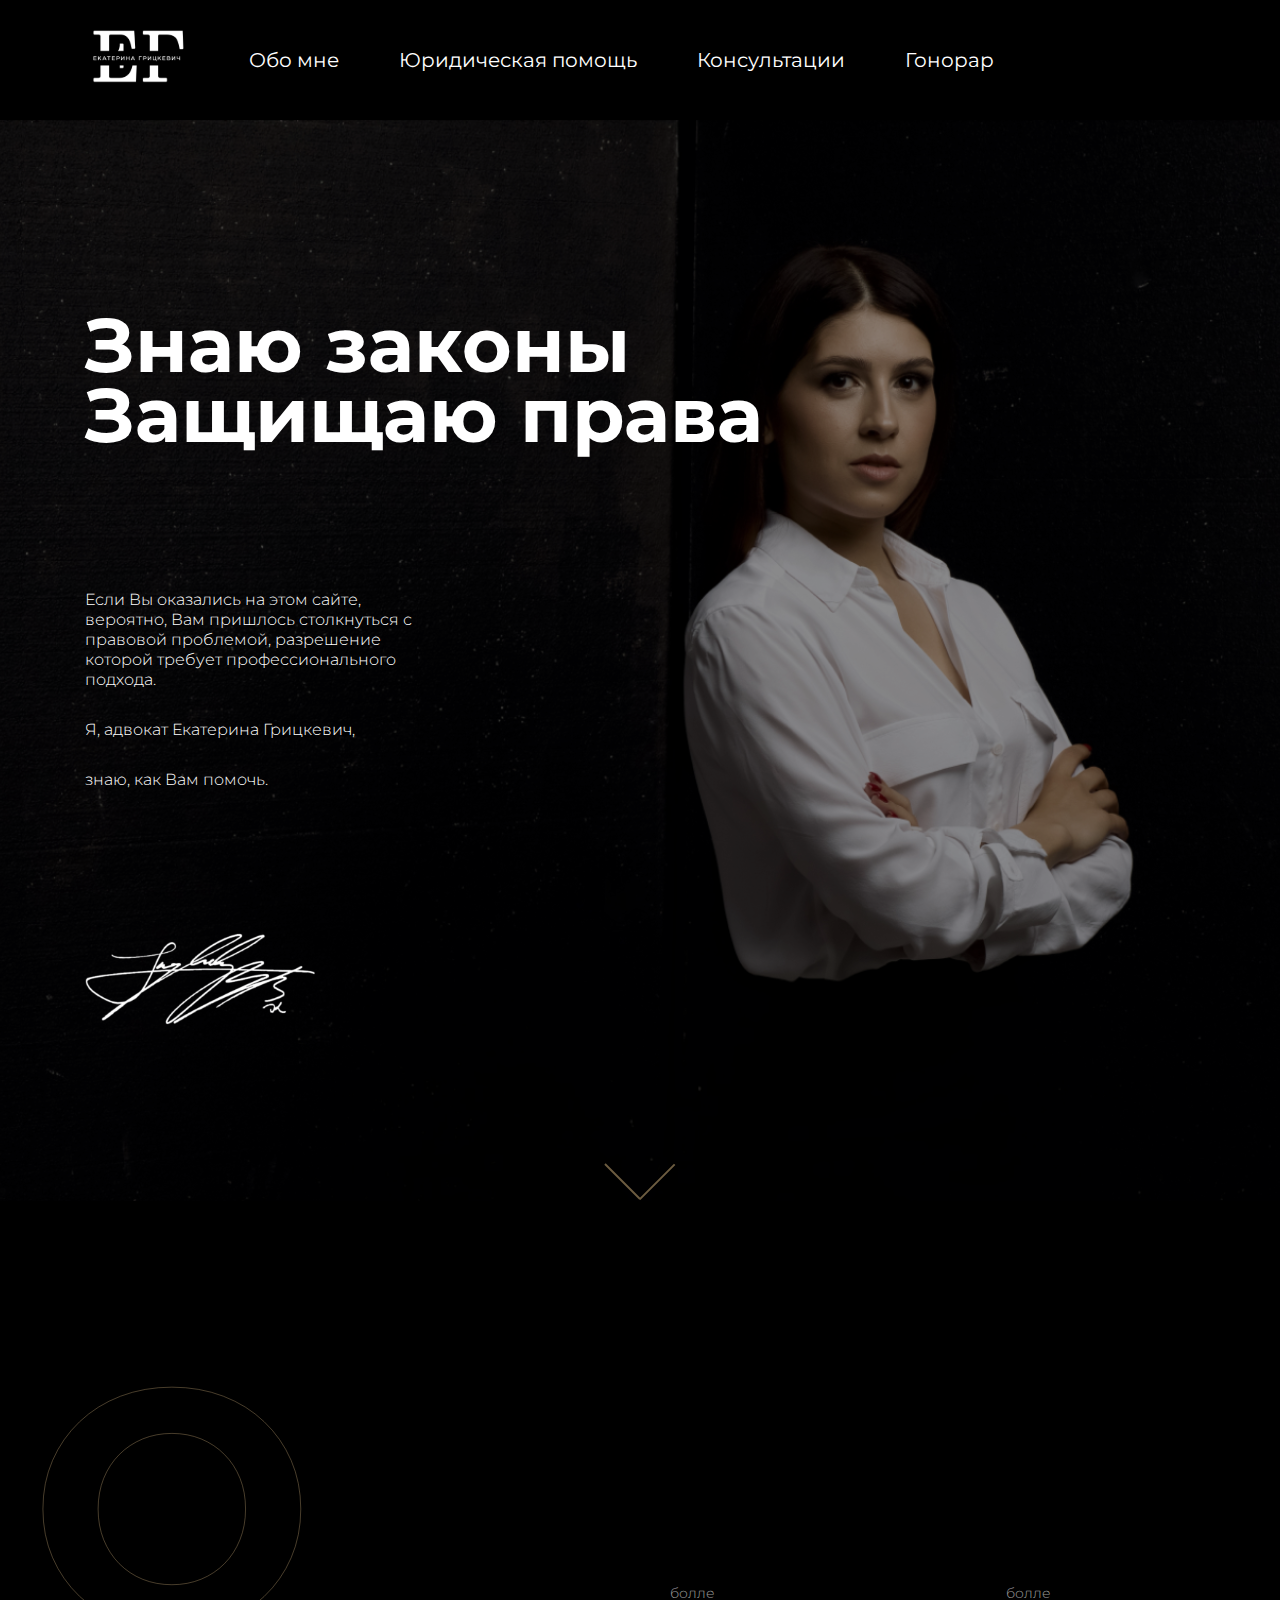
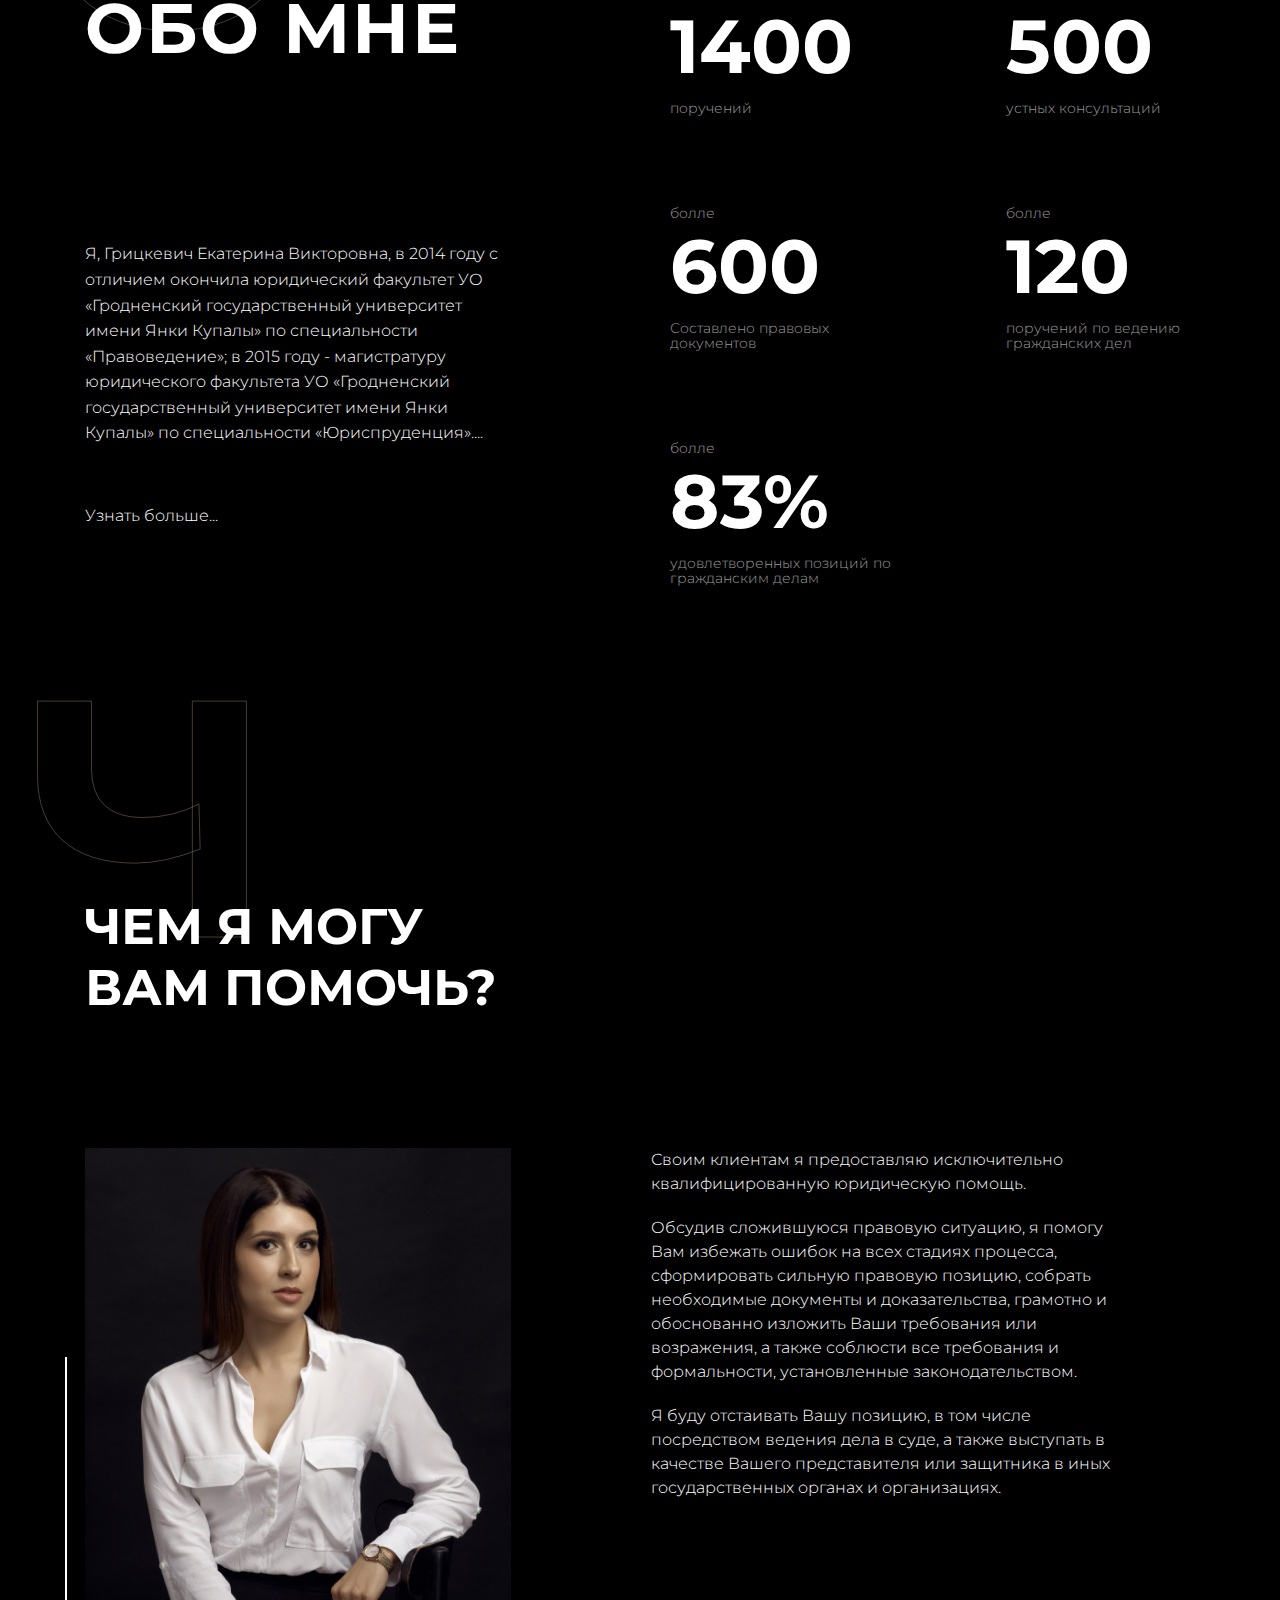
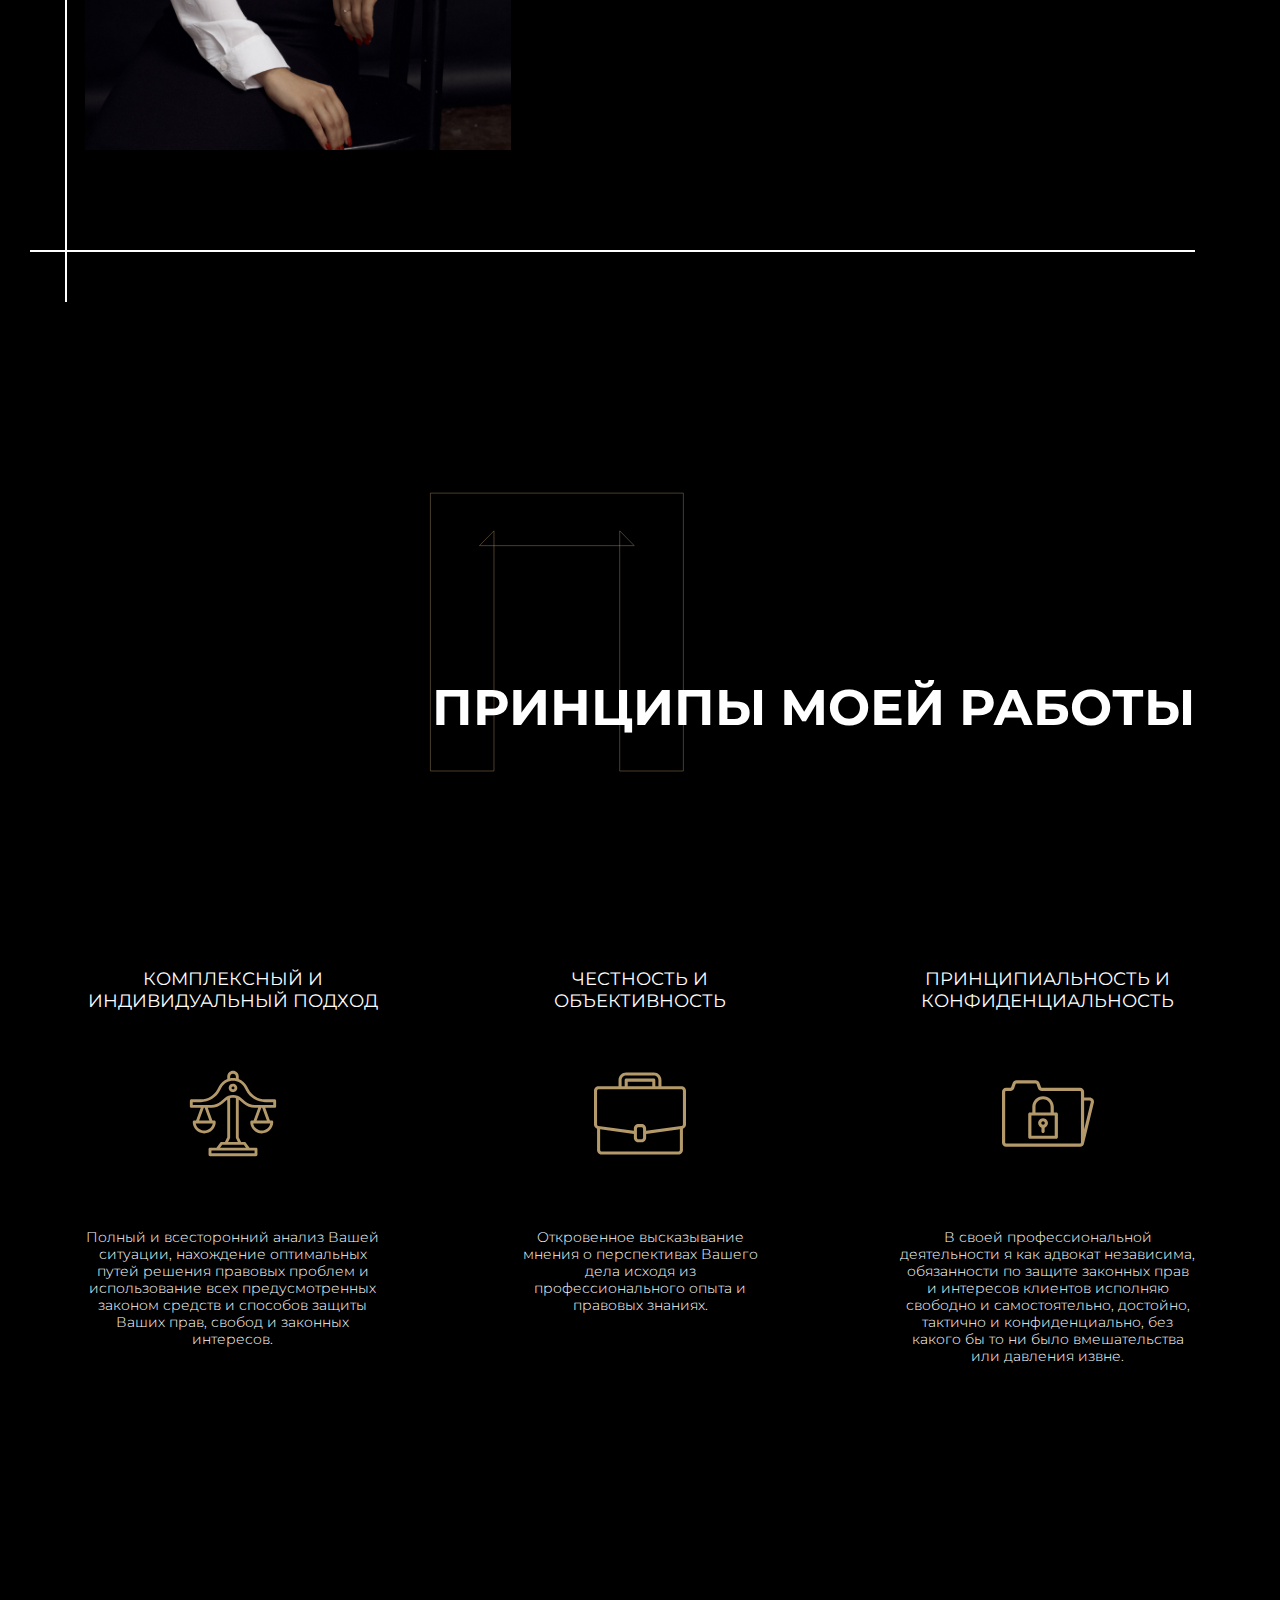
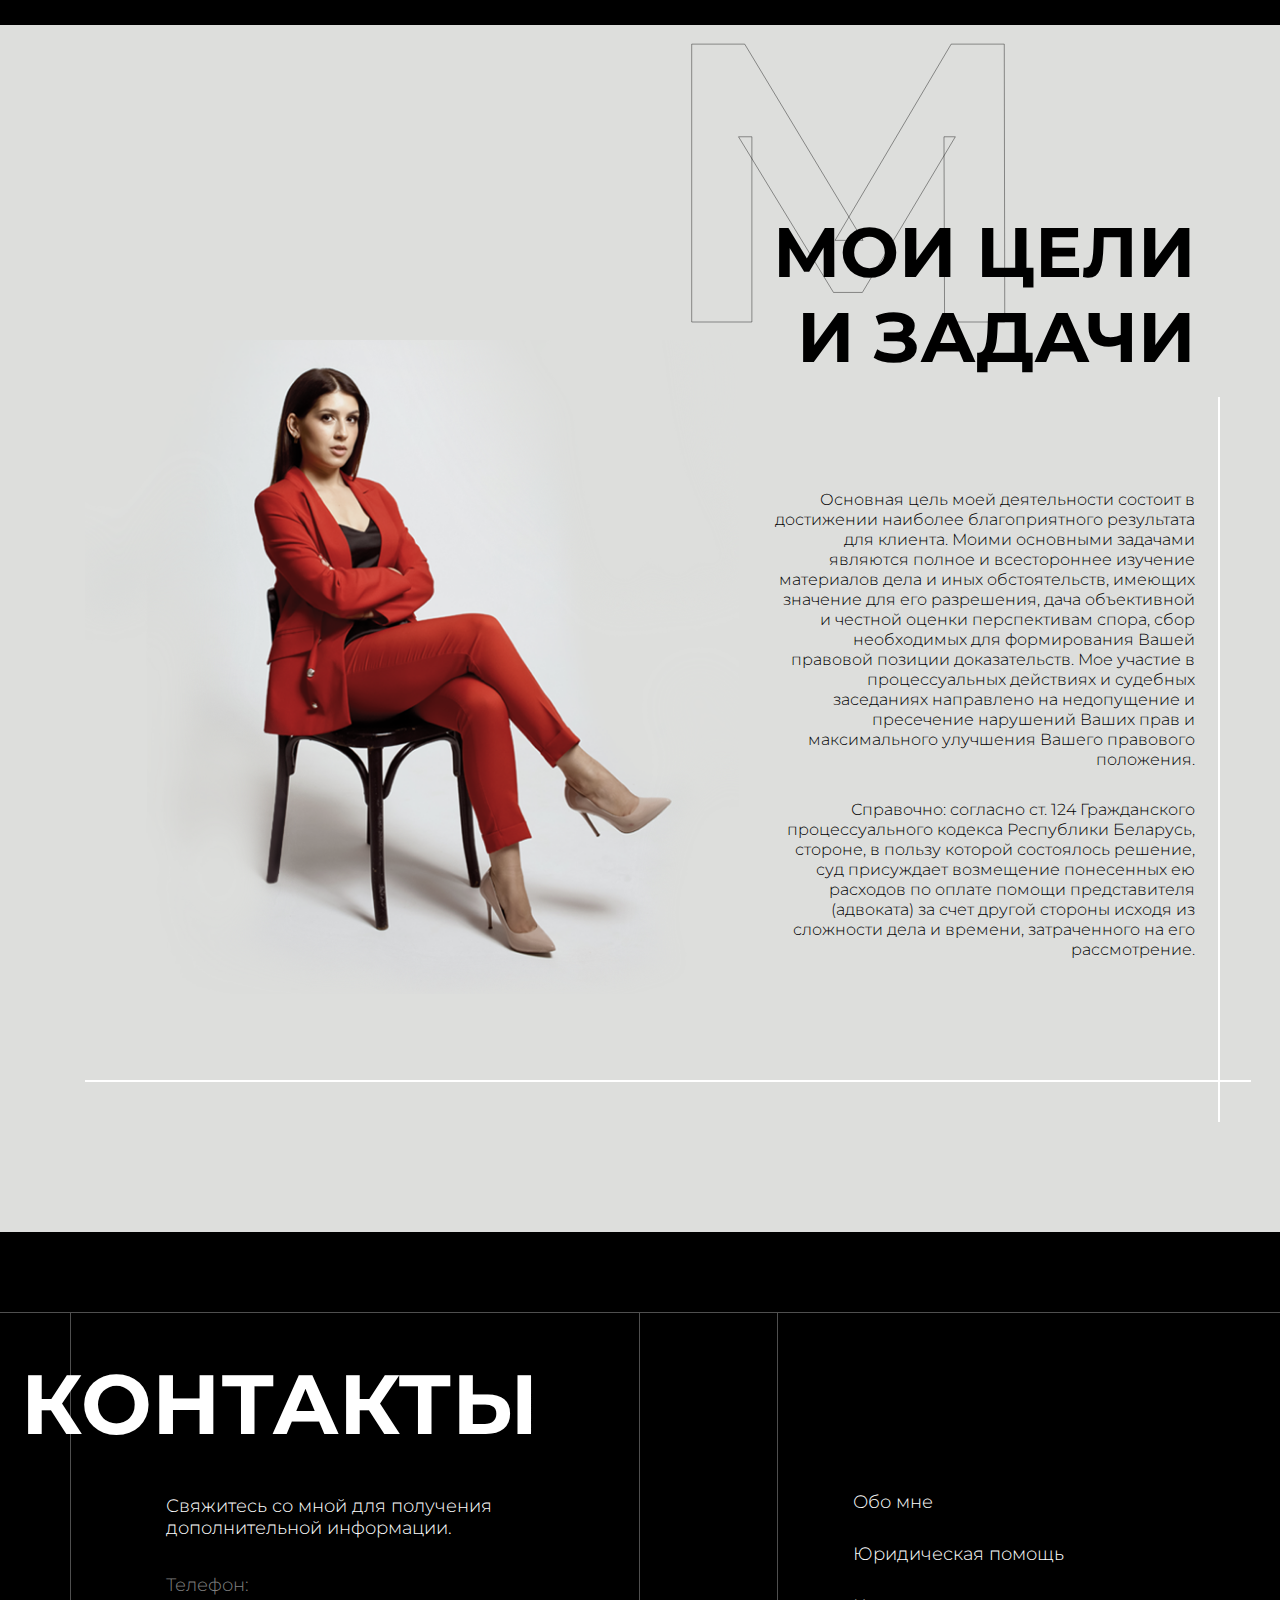
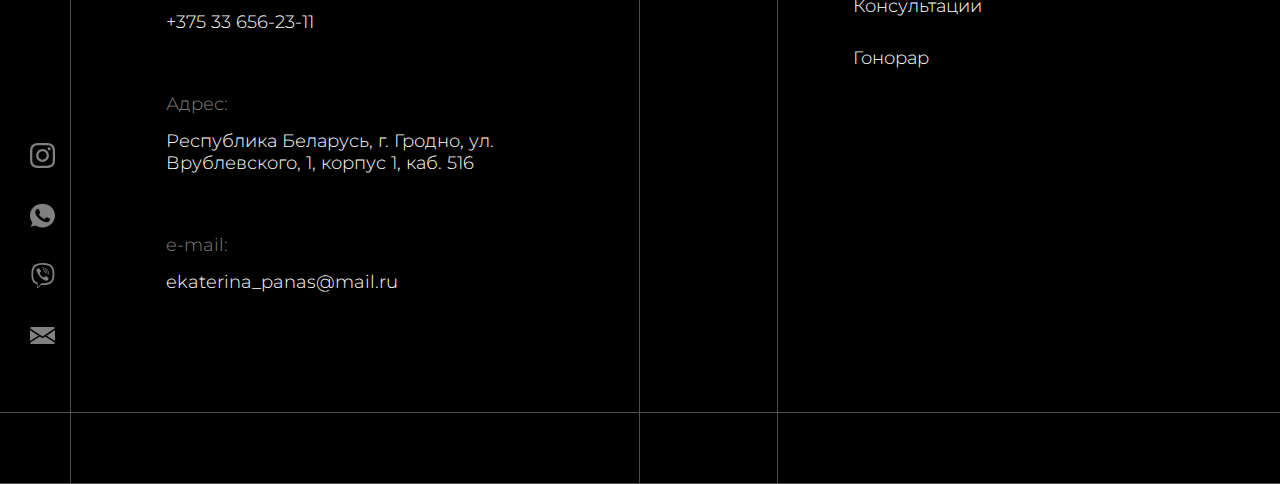
<file: index.html>
<!DOCTYPE html>
<html lang="ru">
<head>
    <meta charset="UTF-8">
    <meta http-equiv="X-UA-Compatible" content="IE=edge">
    <meta name="viewport" content="width=device-width, initial-scale=1.0">
    <link rel="icon" href="favicon.ico" type="image/x-icon">
    <link rel="stylesheet" href="css/style.css">
    <title>Екатерина Грицкевич</title>
</head>
<body>
    <header class="header">
        <div class="wrapper">
            <div class="header__box">
                <div class="logo">
                    <a href="/">
                        <img class="logo__img" src="img/logo.svg" alt="На Главную">
                    </a>
                </div>
                <nav class="menu">
                    <a href="#" class="menu__btn">
                        <span class="menu__btn-element"></span>
                    </a>
                    <ul class="menu__list">
                        <a href="#" class="menu__btn menu__btn_close">
                            <span class="menu__btn-element menu__btn-element_close"></span>
                        </a>
                        <li class="menu__list-item">
                            <a class="menu__list-item-link" href="#">Обо мне</a>
                        </li>
                        <li class="menu__list-item">
                            <a class="menu__list-item-link" href="#">Юридическая помощь</a>
                        </li>
                        <li class="menu__list-item">
                            <a class="menu__list-item-link" href="#">Консультации</a>
                        </li>
                        <li class="menu__list-item menu__list-item_last">
                            <a class="menu__list-item-link" href="#">Гонорар</a>
                        </li>
                    </ul>
                </nav>
            </div>
        </div>
    </header>
    <section class="hero">
        <div class="wrapper">
            <div class="hero__box">
                <h1 class="hero__title">Знаю законы Защищаю права</h1>
                <p class="hero__description">Если Вы оказались на этом сайте, вероятно, Вам пришлось столкнуться с правовой проблемой, разрешение которой требует профессионального подхода.</p>
                <p class="hero__description">Я, адвокат Екатерина Грицкевич,</p>
                <p class="hero__description hero__description_last">знаю, как Вам помочь.</p>
                <img class="hero__pic" src="img/painting.svg" alt="Роспись">
            </div>
            <a class="hero__down" href="">
                <img class="hero__down-icon" src="img/down.svg" alt="Вниз">
            </a>
        </div>
    </section>
    <section class="about">
        <div class="wrapper">
            <div class="about__letters">О</div>
            <div class="about__box">
                <div class="about__content">
                    <h2 class="about__content-title">ОБО МНЕ</h2>
                    <p class="about__content-description">Я, Грицкевич Екатерина Викторовна, в 2014 году с отличием окончила юридический факультет УО «Гродненский государственный университет имени Янки Купалы» по специальности «Правоведение»; в 2015 году - магистратуру юридического факультета УО «Гродненский государственный университет имени Янки Купалы» по специальности «Юриспруденция»....</p>
                    <a class="about__content-link" href="#">Узнать больше...</a>
                </div>
                <div class="about__statistics">
                    <div class="about__statistics-item">
                        <p class="about__description">болле</p>
                        <p class="about__num">1400</p>
                        <p class="about__description">поручений</p>
                    </div>
                    <div class="about__statistics-item about__statistics-item_offset">
                        <p class="about__description">болле</p>
                        <p class="about__num">500</p>
                        <p class="about__description">устных консультаций</p>
                    </div>
                    <div class="about__statistics-item">
                        <p class="about__description">болле</p>
                        <p class="about__num">600</p>
                        <p class="about__description">Составлено правовых документов</p>
                    </div>
                    <div class="about__statistics-item about__statistics-item_offset">
                        <p class="about__description">болле</p>
                        <p class="about__num">120</p>
                        <p class="about__description">поручений по ведению гражданских дел</p>
                    </div>
                    <div class="about__statistics-item">
                        <p class="about__description">болле</p>
                        <p class="about__num">83%</p>
                        <p class="about__description">удовлетворенных позиций по гражданским делам</p>
                    </div>
                </div>
            </div>
        </div>
    </section>
    <section class="help">
        <div class="wrapper">
            <div class="help__letters">Ч</div>
            <h2 class="help__title">ЧЕМ Я МОГУ ВАМ ПОМОЧЬ?</h2>
            <div class="help__box">
                <div class="help__box-col">
                    <img class="help__box-img" src="img/help-img.jpg" alt="">
                </div>
                <div class="help__box-item">
                    <p class="help__box-description">Своим клиентам я предоставляю исключительно квалифицированную юридическую помощь.</p>
                    <p class="help__box-description">Обсудив сложившуюся правовую ситуацию, я помогу Вам избежать ошибок на всех стадиях процесса, сформировать сильную правовую позицию, собрать необходимые документы и доказательства, грамотно и обоснованно изложить Ваши требования или возражения, а также соблюсти все требования и формальности, установленные законодательством.</p>
                    <p class="help__box-description">Я буду отстаивать Вашу позицию, в том числе посредством ведения дела в суде, а также выступать в качестве Вашего представителя или защитника в иных государственных органах и организациях.</p>
                </div>
            </div>
            <div class="help__v-border"></div>
            <div class="help__h-border"></div>
        </div>
    </section>
    <section class="job">
        <div class="wrapper">
            <div class="job__row">
                <div class="job__letters">П</div>
                <h2 class="job__title">ПРИНЦИПЫ МОЕЙ РАБОТЫ</h2>
            </div>
            <div class="job__box">
                <div class="job__box-item">
                    <p class="job__box-title">КОМПЛЕКСНЫЙ И ИНДИВИДУАЛЬНЫЙ ПОДХОД</p>
                    <svg class="job__box-svg" xmlns="http://www.w3.org/2000/svg" viewBox="0 0 92 91">
                        <path d="M87.6875 31.2812H78.2C74.8123 31.2849 71.4875 30.3759 68.5825 28.6519C65.6775 26.9278 63.3021 24.4538 61.7111 21.4954L59.9522 18.2334C58.1784 14.9359 55.2683 12.3766 51.75 11.0199V8.53125C51.75 7.02283 51.1442 5.57619 50.0659 4.50958C48.9875 3.44297 47.525 2.84375 46 2.84375C44.475 2.84375 43.0125 3.44297 41.9341 4.50958C40.8558 5.57619 40.25 7.02283 40.25 8.53125V11.0199C36.7317 12.3766 33.8216 14.9359 32.0477 18.2334L30.289 21.4955C28.698 24.4539 26.3225 26.9278 23.4175 28.6519C20.5125 30.3759 17.1877 31.2849 13.8 31.2812H4.3125C3.93125 31.2813 3.56562 31.4311 3.29604 31.6977C3.02646 31.9644 2.875 32.326 2.875 32.7031V38.3906C2.875 38.7677 3.02646 39.1294 3.29604 39.396C3.56562 39.6627 3.93125 39.8125 4.3125 39.8125H13.7601L9.05557 52.6094H7.1875C6.80625 52.6094 6.44062 52.7592 6.17104 53.0258C5.90146 53.2925 5.75 53.6541 5.75 54.0312C5.75 57.0481 6.9616 59.9414 9.11827 62.0746C11.2749 64.2078 14.2 65.4062 17.25 65.4062C20.3 65.4062 23.2251 64.2078 25.3817 62.0746C27.5384 59.9414 28.75 57.0481 28.75 54.0312C28.75 53.6541 28.5985 53.2925 28.329 53.0258C28.0594 52.7592 27.6937 52.6094 27.3125 52.6094H25.4444L20.7399 39.8125H24.2462C28.4247 39.813 32.4612 38.3128 35.6054 35.5908L39.3885 32.3164C39.6633 32.0797 39.9509 31.858 40.25 31.6522V69.3362L37.9241 73.9375H34.5C34.2768 73.9375 34.0567 73.9889 33.8571 74.0876C33.6575 74.1863 33.4839 74.3297 33.35 74.5063L29.4688 79.625H23C22.6188 79.625 22.2531 79.7748 21.9835 80.0415C21.714 80.3081 21.5625 80.6698 21.5625 81.0469V86.7344C21.5625 87.1115 21.714 87.4731 21.9835 87.7398C22.2531 88.0064 22.6188 88.1562 23 88.1562H69C69.3812 88.1562 69.7469 88.0064 70.0165 87.7398C70.286 87.4731 70.4375 87.1115 70.4375 86.7344V81.0469C70.4375 80.6698 70.286 80.3081 70.0165 80.0415C69.7469 79.7748 69.3812 79.625 69 79.625H62.5312L58.65 74.5063C58.5161 74.3297 58.3425 74.1863 58.1429 74.0876C57.9433 73.9889 57.7232 73.9375 57.5 73.9375H54.0759L51.75 69.3362V31.6522C52.0491 31.858 52.3367 32.0797 52.6115 32.3164H52.6114L56.3946 35.5908C59.5388 38.3128 63.5753 39.813 67.7538 39.8125H71.2601L66.5556 52.6094H64.6875C64.3063 52.6094 63.9406 52.7592 63.671 53.0258C63.4015 53.2925 63.25 53.6541 63.25 54.0312C63.25 57.0481 64.4616 59.9414 66.6183 62.0746C68.7749 64.2078 71.7 65.4062 74.75 65.4062C77.8 65.4062 80.7251 64.2078 82.8817 62.0746C85.0384 59.9414 86.25 57.0481 86.25 54.0312C86.25 53.6541 86.0985 53.2925 85.829 53.0258C85.5594 52.7592 85.1937 52.6094 84.8125 52.6094H82.9444L78.2399 39.8125H87.6875C88.0687 39.8125 88.4344 39.6627 88.704 39.396C88.9735 39.1294 89.125 38.7677 89.125 38.3906V32.7031C89.125 32.326 88.9735 31.9644 88.704 31.6977C88.4344 31.4311 88.0687 31.2813 87.6875 31.2812ZM43.125 8.53125C43.125 7.77704 43.4279 7.05372 43.9671 6.52042C44.5062 5.98711 45.2375 5.6875 46 5.6875C46.7625 5.6875 47.4938 5.98711 48.0329 6.52042C48.5721 7.05372 48.875 7.77704 48.875 8.53125V10.214C46.9745 9.86617 45.0255 9.86617 43.125 10.214V8.53125ZM17.25 62.5625C15.2124 62.5599 13.2412 61.845 11.6849 60.5441C10.1285 59.2432 9.08715 57.44 8.74476 55.4531H25.7552C25.4129 57.44 24.3715 59.2432 22.8151 60.5441C21.2588 61.845 19.2876 62.5599 17.25 62.5625ZM22.3851 52.6094H12.1149L16.8194 39.8125H17.6806L22.3851 52.6094ZM67.5625 85.3125H24.4375V82.4688H67.5625V85.3125ZM58.9375 79.625H33.0625L35.2188 76.7812H56.7812L58.9375 79.625ZM49.0268 70.3078L50.8616 73.9375H41.1384L42.9732 70.3078C43.073 70.1104 43.125 69.8926 43.125 69.6719V30.2777C45.0002 29.7199 46.9998 29.7199 48.875 30.2777V69.6719C48.875 69.8926 48.927 70.1104 49.0268 70.3078ZM74.75 62.5625C72.7124 62.5599 70.7412 61.845 69.1849 60.5441C67.6285 59.2432 66.5872 57.44 66.2448 55.4531H83.2552C82.9128 57.44 81.8715 59.2432 80.3151 60.5441C78.7588 61.845 76.7876 62.5599 74.75 62.5625ZM79.8851 52.6094H69.6149L74.3194 39.8125H75.1806L79.8851 52.6094ZM86.25 36.9688H67.7538C64.2717 36.9692 60.908 35.719 58.2878 33.4507L54.5046 30.1763H54.5045C52.1502 28.1387 49.1283 27.0156 46 27.0156C42.8717 27.0156 39.8497 28.1387 37.4954 30.1763L33.7122 33.4507C31.092 35.719 27.7283 36.9692 24.2462 36.9688H5.75V34.125H13.8C17.7089 34.1292 21.5452 33.0804 24.8972 31.0911C28.2491 29.1018 30.99 26.2472 32.8258 22.8337L34.5845 19.5716C35.688 17.5251 37.333 15.8138 39.3437 14.6205C41.3544 13.4272 43.6551 12.7969 46 12.7969C48.3448 12.7969 50.6455 13.4272 52.6562 14.6205C54.6669 15.8138 56.3119 17.5251 57.4154 19.5716L59.1743 22.8337C61.0101 26.2472 63.751 29.1018 67.1029 31.0911C70.4548 33.0804 74.2911 34.1292 78.2 34.125H86.25V36.9688Z"></path>
                        <path d="M46 15.6406C45.1471 15.6406 44.3133 15.8908 43.6041 16.3595C42.8949 16.8282 42.3422 17.4944 42.0158 18.2739C41.6894 19.0533 41.604 19.911 41.7704 20.7384C41.9368 21.5659 42.3475 22.3259 42.9506 22.9225C43.5537 23.5191 44.3221 23.9253 45.1587 24.0899C45.9952 24.2545 46.8623 24.17 47.6503 23.8472C48.4383 23.5243 49.1119 22.9776 49.5857 22.2761C50.0596 21.5746 50.3125 20.7499 50.3125 19.9062C50.3112 18.7753 49.8564 17.6911 49.048 16.8914C48.2395 16.0917 47.1434 15.6419 46 15.6406ZM46 21.3281C45.7157 21.3281 45.4378 21.2447 45.2014 21.0885C44.965 20.9323 44.7807 20.7102 44.6719 20.4504C44.5631 20.1906 44.5347 19.9047 44.5901 19.6289C44.6456 19.353 44.7825 19.0997 44.9835 18.9008C45.1846 18.702 45.4407 18.5666 45.7196 18.5117C45.9984 18.4568 46.2874 18.485 46.5501 18.5926C46.8128 18.7002 47.0373 18.8825 47.1952 19.1163C47.3532 19.3501 47.4375 19.625 47.4375 19.9062C47.4371 20.2832 47.2855 20.6446 47.016 20.9112C46.7465 21.1777 46.3811 21.3277 46 21.3281Z"></path>
                    </svg>
                    <p class="job__box-description">Полный и всесторонний анализ Вашей ситуации, нахождение оптимальных путей решения правовых проблем и использование всех предусмотренных законом средств и способов защиты Ваших прав, свобод и законных интересов.</p>
                </div>
                <div class="job__box-item">
                    <p class="job__box-title">ЧЕСТНОСТЬ И ОБЪЕКТИВНОСТЬ</p>
                    <svg class="job__box-svg" xmlns="http://www.w3.org/2000/svg" viewBox="0 0 92 91">
                        <path d="M87.4 18.1998H67.4667V12.1331C67.4614 7.94675 64.0324 4.55499 59.8 4.5498H32.2C27.9676 4.55499 24.5386 7.94675 24.5333 12.1331V18.1998H4.6C2.05967 18.1998 0 20.2371 0 22.7498V56.5105C0.00973306 58.4344 1.23535 60.1459 3.06667 60.7924V81.8998C3.06667 84.4125 5.12633 86.4498 7.66667 86.4498H84.3333C86.8737 86.4498 88.9333 84.4125 88.9333 81.8998V60.7939C90.7646 60.1466 91.991 58.4344 92 56.5105V22.7498C92 20.2371 89.9403 18.1998 87.4 18.1998ZM27.6 12.1331C27.6 9.62042 29.6597 7.58314 32.2 7.58314H59.8C62.3403 7.58314 64.4 9.62042 64.4 12.1331V18.1998H61.3333V12.1331C61.3333 11.2956 60.6468 10.6165 59.8 10.6165H32.2C31.3532 10.6165 30.6667 11.2956 30.6667 12.1331V18.1998H27.6V12.1331ZM58.2667 18.1998H33.7333V13.6498H58.2667V18.1998ZM85.8667 81.8998C85.8667 82.7374 85.1801 83.4165 84.3333 83.4165H7.66667C6.81989 83.4165 6.13333 82.7374 6.13333 81.8998V61.3137L39.8667 65.9156V69.7665C39.8667 72.2792 41.9263 74.3165 44.4667 74.3165H47.5333C50.0737 74.3165 52.1333 72.2792 52.1333 69.7665V65.9156L85.8667 61.3137V81.8998ZM49.0667 69.7665C49.0667 70.6041 48.3801 71.2831 47.5333 71.2831H44.4667C43.6199 71.2831 42.9333 70.6041 42.9333 69.7665V60.6665C42.9333 59.8289 43.6199 59.1498 44.4667 59.1498H47.5333C48.3801 59.1498 49.0667 59.8289 49.0667 60.6665V69.7665ZM88.9333 56.5105C88.9341 57.2666 88.3718 57.9079 87.6149 58.0138L87.1896 58.0716L52.1333 62.8534V60.6665C52.1333 58.1538 50.0737 56.1165 47.5333 56.1165H44.4667C41.9263 56.1165 39.8667 58.1538 39.8667 60.6665V62.8534L4.38662 58.0138C3.62969 57.9086 3.06592 57.2673 3.06667 56.5105V22.7498C3.06667 21.9122 3.75322 21.2331 4.6 21.2331H87.4C88.2468 21.2331 88.9333 21.9122 88.9333 22.7498V56.5105Z"></path>
                    </svg>
                    <p class="job__box-description">Откровенное высказывание мнения о перспективах Вашего дела исходя из профессионального опыта и правовых знаниях.</p>
                </div>
                <div class="job__box-item">
                    <p class="job__box-title">ПРИНЦИПИАЛЬНОСТЬ И КОНФИДЕНЦИАЛЬНОСТЬ</p>
                    <svg class="job__box-svg" xmlns="http://www.w3.org/2000/svg" viewBox="0 0 92 91">
                        <path d="M54.3041 44.4232H51.8077V38.8398C51.8077 32.9808 46.9886 28.2144 41.0654 28.2144C35.1422 28.2144 30.3232 32.981 30.3232 38.8398V44.4232H27.8272C26.9482 44.4232 26.2355 45.1281 26.2355 45.9976V69.2094C26.2355 70.0789 26.9482 70.7838 27.8272 70.7838H54.3041C55.1831 70.7838 55.8958 70.0789 55.8958 69.2094V45.9976C55.8958 45.1281 55.1831 44.4232 54.3041 44.4232ZM33.5066 38.84C33.5066 34.7174 36.8975 31.3633 41.0654 31.3633C45.2333 31.3633 48.6243 34.7174 48.6243 38.84V44.4234H33.5066V38.84ZM52.7124 67.6352H29.4189V47.5722H52.7124V67.6352Z"></path>
                        <path d="M39.474 59.6471V63.4718C39.474 64.3413 40.1866 65.0462 41.0657 65.0462C41.9447 65.0462 42.6574 64.3413 42.6574 63.4718V59.6471C44.5808 58.9917 45.9672 57.1849 45.9672 55.0626C45.9672 52.3893 43.7684 50.2144 41.0657 50.2144C38.363 50.2144 36.1643 52.3893 36.1643 55.0626C36.1643 57.1849 37.5506 58.9919 39.474 59.6471ZM41.0657 53.3633C42.013 53.3633 42.7838 54.1258 42.7838 55.0628C42.7838 55.9999 42.013 56.7623 41.0657 56.7623C40.1183 56.7623 39.3477 55.9999 39.3477 55.0628C39.3477 54.1258 40.1183 53.3633 41.0657 53.3633Z"></path>
                        <path d="M91.0603 31.0861C90.2269 30.0407 88.9769 29.4412 87.6309 29.4412H82.1313V23.7799C82.1313 21.577 80.3193 19.7849 78.0924 19.7849H39.6565C39.3923 19.7849 39.1552 19.6197 39.0661 19.3737L37.4141 14.801C36.8583 13.2619 35.3746 12.228 33.7222 12.228H14.453C12.8008 12.228 11.3171 13.2621 10.7611 14.801L9.10893 19.3739C9.02001 19.6199 8.78274 19.7851 8.51873 19.7851H4.03887C1.81198 19.7847 0 21.577 0 23.7799V74.7771C0 76.98 1.81198 78.7721 4.03887 78.7721H78.0924C80.2391 78.7721 81.9948 77.1057 82.1192 75.0129L91.8778 34.7687C92.1916 33.4737 91.8937 32.1315 91.0603 31.0861ZM78.9479 74.7769C78.9479 75.2435 78.564 75.6231 78.0924 75.6231H4.03887C3.56709 75.6231 3.18338 75.2433 3.18338 74.7769V23.7799C3.18338 23.3132 3.5673 22.9337 4.03887 22.9337H8.51873C10.1244 22.9337 11.5663 21.9288 12.1066 20.4331L13.7588 15.8603C13.8634 15.571 14.1423 15.3766 14.453 15.3766H33.7222C34.0329 15.3766 34.3118 15.571 34.4164 15.8605L36.0684 20.4333C36.6089 21.929 38.0508 22.9337 39.6565 22.9337H78.0924C78.5642 22.9337 78.9479 23.3134 78.9479 23.7799V74.7769ZM88.7822 34.0342L82.1313 61.4626V32.5897H87.6309C88.1305 32.5897 88.4278 32.8691 88.5607 33.0358C88.6933 33.2023 88.8988 33.5535 88.7822 34.0342Z"></path>
                    </svg>
                    <p class="job__box-description">В своей профессиональной деятельности я как адвокат независима, обязанности по защите законных прав и интересов клиентов исполняю свободно и самостоятельно, достойно, тактично и конфиденциально, без какого бы то ни было вмешательства или давления извне.</p>
                </div>
            </div>
        </div>
    </section>
    <section class="task">
        <div class="wrapper">
            <div class="task__row">
                <div class="task__letters">М</div>
                <h2 class="task__title">МОИ ЦЕЛИ И ЗАДАЧИ</h2>
            </div>
            <div class="task__box">
                <div class="task__box-item task__box-pic">
                    <img class="task__box-img" src="img/task-img.png" alt="МОИ ЦЕЛИ И ЗАДАЧИ">
                </div>
                <div class="task__box-item">
                    <p class="task__box-description">Основная цель моей деятельности состоит в достижении наиболее благоприятного результата для клиента. Моими основными задачами являются полное и всестороннее изучение материалов дела и иных обстоятельств, имеющих значение для его разрешения, дача объективной и честной оценки перспективам спора, сбор необходимых для формирования Вашей правовой позиции доказательств. Мое участие в процессуальных действиях и судебных заседаниях направлено на недопущение и пресечение нарушений Ваших прав и максимального улучшения Вашего правового положения.</p>
                    <p class="task__box-description">Справочно: согласно ст. 124 Гражданского процессуального кодекса Республики Беларусь, стороне, в пользу которой состоялось решение, суд присуждает возмещение понесенных ею расходов по оплате помощи представителя (адвоката) за счет другой стороны исходя из сложности дела и времени, затраченного на его рассмотрение.</p>
                </div>
            </div>
            <div class="task__v-border"></div>
            <div class="task__h-border"></div>
        </div>
    </section>
    <footer class="footer">
        <div class="wrapper">
            <div class="footer__box">
                <div class="footer__box-desc">
                    <h2 class="footer__title">КОНТАКТЫ</h2>
                    <div class="footer__box-list">
                        <p class="footer__box-subtitle">Свяжитесь со мной для получения дополнительной информации.</p>
                        <p class="footer__box-title">Телефон:</p>
                        <a class="footer__box-phone" href="tel:+375336562311">+375 33 656-23-11</a>
                        <p class="footer__box-title">Адрес:</p>
                        <p class="footer__box-address">Республика Беларусь, г. Гродно, ул. Врублевского, 1, корпус 1, каб. 516</p>
                        <p class="footer__box-title">e-mail:</p>
                        <a class="footer__box-email" href="mail:ekaterina_panas@mail.ru">ekaterina_panas@mail.ru</a>
                    </div>
                </div>
                <div class="footer__box-menu">
                   <ul class="footer__menu">
                       <li class="footer__menu-item">
                           <a class="footer__menu-item-link" href="#">Обо мне</a>
                       </li>
                       <li class="footer__menu-item">
                           <a class="footer__menu-item-link" href="#">Юридическая помощь</a>
                       </li>
                       <li class="footer__menu-item">
                           <a class="footer__menu-item-link" href="#">Консультации</a>
                       </li>
                       <li class="footer__menu-item">
                           <a class="footer__menu-item-link" href="#">Гонорар</a>
                       </li>
                   </ul>
                </div>
            </div>
            <div class="footer__icons">
                <a href="#" class="footer__icons-link">
                    <svg class="footer__icons-link-ico" xmlns="http://www.w3.org/2000/svg" viewBox="0 0 20 20">
                        <path d="M19.9804 5.88005C19.9336 4.81738 19.7617 4.0868 19.5156 3.45374C19.2616 2.78176 18.8709 2.18014 18.359 1.68002C17.8589 1.1721 17.2533 0.777435 16.5891 0.527447C15.9524 0.281274 15.2256 0.109427 14.163 0.0625732C13.0924 0.0117516 12.7525 0 10.0371 0C7.32173 0 6.98185 0.0117516 5.91521 0.0586052C4.85253 0.105459 4.12195 0.277459 3.48905 0.523479C2.81692 0.777435 2.2153 1.16814 1.71517 1.68002C1.20726 2.18014 0.812743 2.78573 0.562603 3.44992C0.316431 4.0868 0.144583 4.81341 0.0977295 5.87609C0.0469078 6.9467 0.0351562 7.28658 0.0351562 10.002C0.0351562 12.7173 0.0469078 13.0572 0.0937614 14.1239C0.140615 15.1865 0.312615 15.9171 0.558787 16.5502C0.812743 17.2221 1.20726 17.8238 1.71517 18.3239C2.2153 18.8318 2.82089 19.2265 3.48508 19.4765C4.12195 19.7226 4.84856 19.8945 5.91139 19.9413C6.97789 19.9883 7.31792 19.9999 10.0333 19.9999C12.7487 19.9999 13.0885 19.9883 14.1552 19.9413C15.2179 19.8945 15.9484 19.7226 16.5814 19.4765C17.9255 18.9568 18.9881 17.8941 19.5078 16.5502C19.7538 15.9133 19.9258 15.1865 19.9727 14.1239C20.0195 13.0572 20.0313 12.7173 20.0313 10.002C20.0313 7.28658 20.0273 6.9467 19.9804 5.88005ZM18.1794 14.0457C18.1364 15.0225 17.9723 15.5499 17.8356 15.9015C17.4995 16.7728 16.808 17.4643 15.9367 17.8004C15.5851 17.9372 15.0538 18.1012 14.0809 18.1441C13.026 18.1911 12.7096 18.2027 10.0411 18.2027C7.37255 18.2027 7.05221 18.1911 6.00113 18.1441C5.02438 18.1012 4.49693 17.9372 4.1453 17.8004C3.71171 17.6402 3.31705 17.3862 2.9967 17.0541C2.66461 16.7298 2.41065 16.3391 2.2504 15.9055C2.11366 15.5539 1.94959 15.0225 1.90671 14.0497C1.8597 12.9948 1.8481 12.6783 1.8481 10.0097C1.8481 7.34122 1.8597 7.02087 1.90671 5.96995C1.94959 4.99319 2.11366 4.46575 2.2504 4.11412C2.41065 3.68038 2.66461 3.28586 3.00067 2.96536C3.32483 2.63327 3.71553 2.37931 4.14927 2.21921C4.5009 2.08247 5.03232 1.9184 6.0051 1.87537C7.05999 1.82851 7.37652 1.81676 10.0449 1.81676C12.7174 1.81676 13.0338 1.82851 14.0848 1.87537C15.0616 1.9184 15.589 2.08247 15.9407 2.21921C16.3742 2.37931 16.7689 2.63327 17.0893 2.96536C17.4214 3.28967 17.6753 3.68038 17.8356 4.11412C17.9723 4.46575 18.1364 4.99701 18.1794 5.96995C18.2263 7.02484 18.238 7.34122 18.238 10.0097C18.238 12.6783 18.2263 12.9908 18.1794 14.0457Z"></path>
                        <path d="M10.0371 4.86426C7.20074 4.86426 4.89941 7.16543 4.89941 10.002C4.89941 12.8385 7.20074 15.1397 10.0371 15.1397C12.8737 15.1397 15.1749 12.8385 15.1749 10.002C15.1749 7.16543 12.8737 4.86426 10.0371 4.86426ZM10.0371 13.3347C8.19702 13.3347 6.70442 11.8422 6.70442 10.002C6.70442 8.16172 8.19702 6.66927 10.0371 6.66927C11.8774 6.66927 13.3698 8.16172 13.3698 10.002C13.3698 11.8422 11.8774 13.3347 10.0371 13.3347Z"></path>
                        <path d="M16.5777 4.66109C16.5777 5.32345 16.0406 5.86052 15.3781 5.86052C14.7158 5.86052 14.1787 5.32345 14.1787 4.66109C14.1787 3.99858 14.7158 3.46167 15.3781 3.46167C16.0406 3.46167 16.5777 3.99858 16.5777 4.66109Z"></path>
                    </svg>
                </a>
                <a href="#" class="footer__icons-link">
                    <svg class="footer__icons-link-ico" xmlns="http://www.w3.org/2000/svg" viewBox="0 0 20 19">
                        <path d="M10.0025 0H9.9975C4.48375 0 0 4.26075 0 9.5C0 11.5781 0.705 13.5043 1.90375 15.0682L0.6575 18.5974L4.50125 17.4301C6.0825 18.4253 7.96875 19 10.0025 19C15.5162 19 20 14.7381 20 9.5C20 4.26194 15.5162 0 10.0025 0ZM15.8212 13.4152C15.58 14.0624 14.6225 14.5991 13.8587 14.7559C13.3363 14.8616 12.6537 14.9459 10.3562 14.041C7.4175 12.8844 5.525 10.0474 5.3775 9.86337C5.23625 9.67931 4.19 8.36119 4.19 6.99794C4.19 5.63469 4.91875 4.97088 5.2125 4.68587C5.45375 4.45194 5.8525 4.34506 6.235 4.34506C6.35875 4.34506 6.47 4.351 6.57 4.35575C6.86375 4.36762 7.01125 4.38425 7.205 4.82481C7.44625 5.377 8.03375 6.74025 8.10375 6.88038C8.175 7.0205 8.24625 7.2105 8.14625 7.39456C8.0525 7.58456 7.97 7.66887 7.8225 7.83037C7.675 7.99187 7.535 8.11537 7.3875 8.28875C7.2525 8.43956 7.1 8.60106 7.27 8.88013C7.44 9.15325 8.0275 10.0641 8.8925 10.7956C10.0087 11.7396 10.9137 12.0413 11.2375 12.1695C11.4787 12.2645 11.7662 12.2419 11.9425 12.0638C12.1663 11.8346 12.4425 11.4546 12.7238 11.0806C12.9237 10.8122 13.1763 10.7789 13.4412 10.8739C13.7113 10.963 15.14 11.6339 15.4338 11.7729C15.7275 11.913 15.9212 11.9795 15.9925 12.0971C16.0625 12.2146 16.0625 12.7668 15.8212 13.4152Z"></path>
                    </svg>
                </a>
                <a href="#" class="footer__icons-link">
                    <svg class="footer__icons-link-ico" xmlns="http://www.w3.org/2000/svg" viewBox="0 0 25 25">
                        <path d="M24.12 14.4725C24.8658 8.19433 23.7617 4.23078 21.77 2.43808L21.771 2.43703C18.5565 -0.624425 7.70021 -1.07755 3.85437 2.57453C2.12729 4.36099 1.51895 6.98287 1.45229 10.2287C1.38562 13.4756 1.30645 19.5579 6.97416 21.2079H6.97937L6.97416 23.7277C6.97416 23.7277 6.93562 24.7485 7.58771 24.9537C8.33354 25.1954 8.67104 24.7214 10.9908 21.9506C14.87 22.287 17.8492 21.5162 18.1877 21.4037C18.971 21.1412 23.4033 20.5547 24.12 14.4725ZM11.3731 20.1777C11.3731 20.1777 8.91791 23.2391 8.15437 24.0339C7.90437 24.2922 7.63041 24.2683 7.63458 23.7558C7.63458 23.4193 7.65333 19.5725 7.65333 19.5725C2.84812 18.1954 3.13145 13.0162 3.18354 10.3068C3.23562 7.59641 3.73145 5.37662 5.19396 3.88183C8.56791 0.718283 18.0856 1.42558 20.5106 3.70474C23.4752 6.33287 22.42 13.7579 22.4262 14.011C21.8169 19.0881 18.2252 19.41 17.5648 19.6297C17.2825 19.7235 14.6627 20.3975 11.3731 20.1777Z" fill="#818181"></path>
                        <path d="M12.7314 4.47607C12.3304 4.47607 12.3304 5.10107 12.7314 5.10628C15.8429 5.13024 18.4054 7.29899 18.4335 11.2771C18.4335 11.6969 19.0481 11.6917 19.0429 11.2719H19.0419C19.0085 6.98545 16.2106 4.50003 12.7314 4.47607Z"></path>
                        <path d="M16.8243 10.6177C16.8149 11.0323 17.4285 11.0521 17.4337 10.6323C17.4847 8.26879 16.0274 6.32191 13.2889 6.1167C12.8878 6.08754 12.8462 6.71775 13.2462 6.74691C15.6212 6.92712 16.8722 8.54795 16.8243 10.6177Z"></path>
                        <path d="M16.1681 13.3062C15.6536 13.0083 15.1296 13.1937 14.9129 13.4864L14.4598 14.0729C14.2296 14.3708 13.7994 14.3312 13.7994 14.3312C10.6598 13.501 9.82022 10.2156 9.82022 10.2156C9.82022 10.2156 9.78168 9.77078 10.0692 9.53224L10.6358 9.06349C10.9192 8.83849 11.0983 8.29682 10.8098 7.76453C10.039 6.37182 9.52126 5.89161 9.25772 5.52286C8.98063 5.17599 8.56397 5.09786 8.13063 5.33224H8.12126C7.22022 5.85932 6.23376 6.84578 6.54938 7.8614C7.08793 8.93224 8.07751 12.3458 11.2317 14.9249C12.714 16.1447 15.0598 17.3947 16.0556 17.6833L16.065 17.6979C17.0463 18.0249 18.0004 16.9999 18.5098 16.0718V16.0645C18.7358 15.6156 18.6608 15.1906 18.3306 14.9124C17.7452 14.3416 16.8619 13.7114 16.1681 13.3062Z"></path>
                        <path d="M13.7179 8.44167C14.7189 8.5 15.2044 9.02292 15.2564 10.0969C15.2752 10.5167 15.8846 10.4875 15.8658 10.0677C15.7991 8.66562 15.0679 7.88437 13.7512 7.81146C13.3502 7.7875 13.3127 8.41771 13.7179 8.44167Z"></path>
                    </svg>
                </a>
                <a href="#" class="footer__icons-link">
                    <svg class="footer__icons-link-ico" xmlns="http://www.w3.org/2000/svg" viewBox="0 0 20 20">
                        <path d="M13.2573 10.1024L19.9998 14.3649V5.65991L13.2573 10.1024Z"></path>
                        <path d="M0 5.65991V14.3649L6.7425 10.1024L0 5.65991Z" ></path>
                        <path d="M18.7501 3.125H1.2501C0.626347 3.125 0.131348 3.59 0.0375977 4.18875L10.0001 10.7525L19.9626 4.18875C19.8688 3.59 19.3738 3.125 18.7501 3.125Z"></path>
                        <path d="M12.1125 10.8577L10.3438 12.0227C10.2388 12.0914 10.12 12.1252 10 12.1252C9.88005 12.1252 9.7613 12.0914 9.6563 12.0227L7.88755 10.8564L0.0400391 15.8202C0.136289 16.4139 0.628789 16.8752 1.25004 16.8752H18.7501C19.3713 16.8752 19.8638 16.4139 19.9601 15.8202L12.1125 10.8577Z"></path>
                    </svg>
                </a>
            </div>
        </div>
        <div class="footer__copy"></div>
    </footer>
<script src="js/jquery.min.js"></script>
<script src="js/slick.min.js"></script>
<script src="js/main.js"></script>
</body>
</html>
</file>
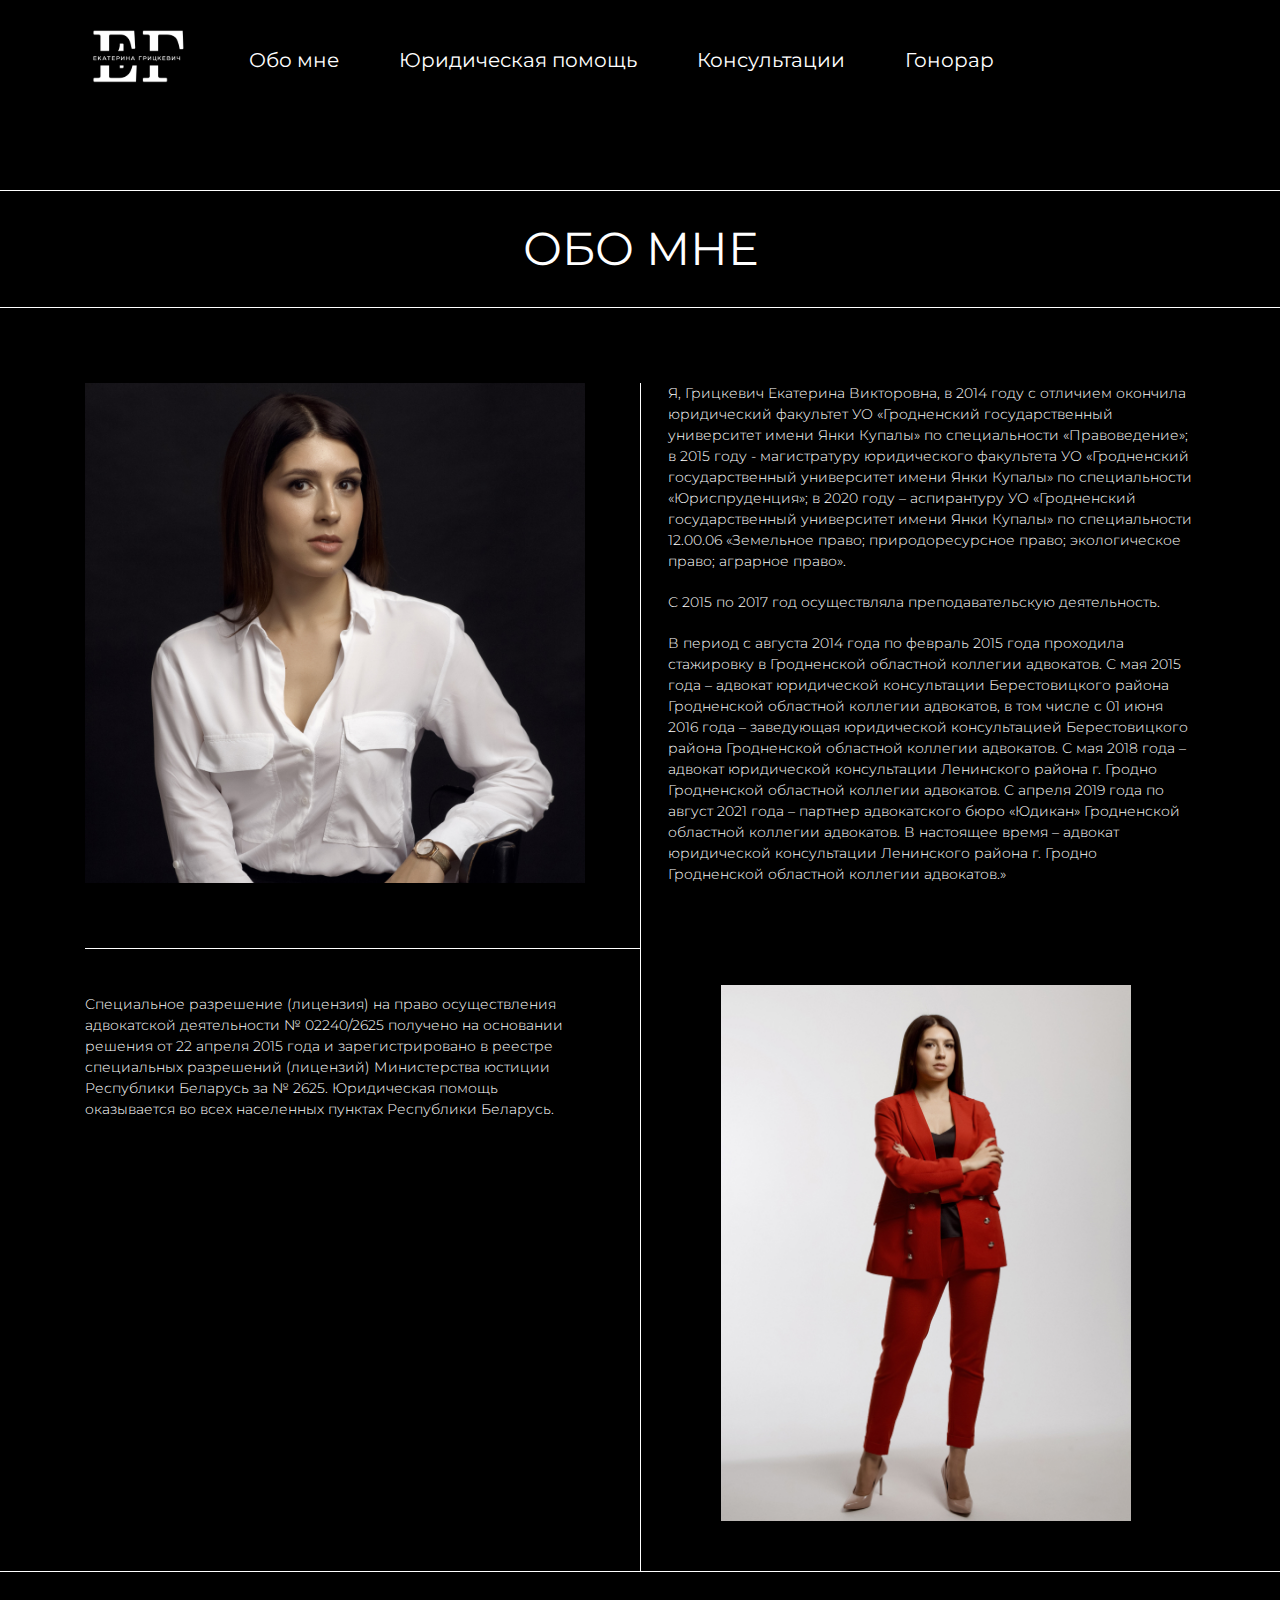
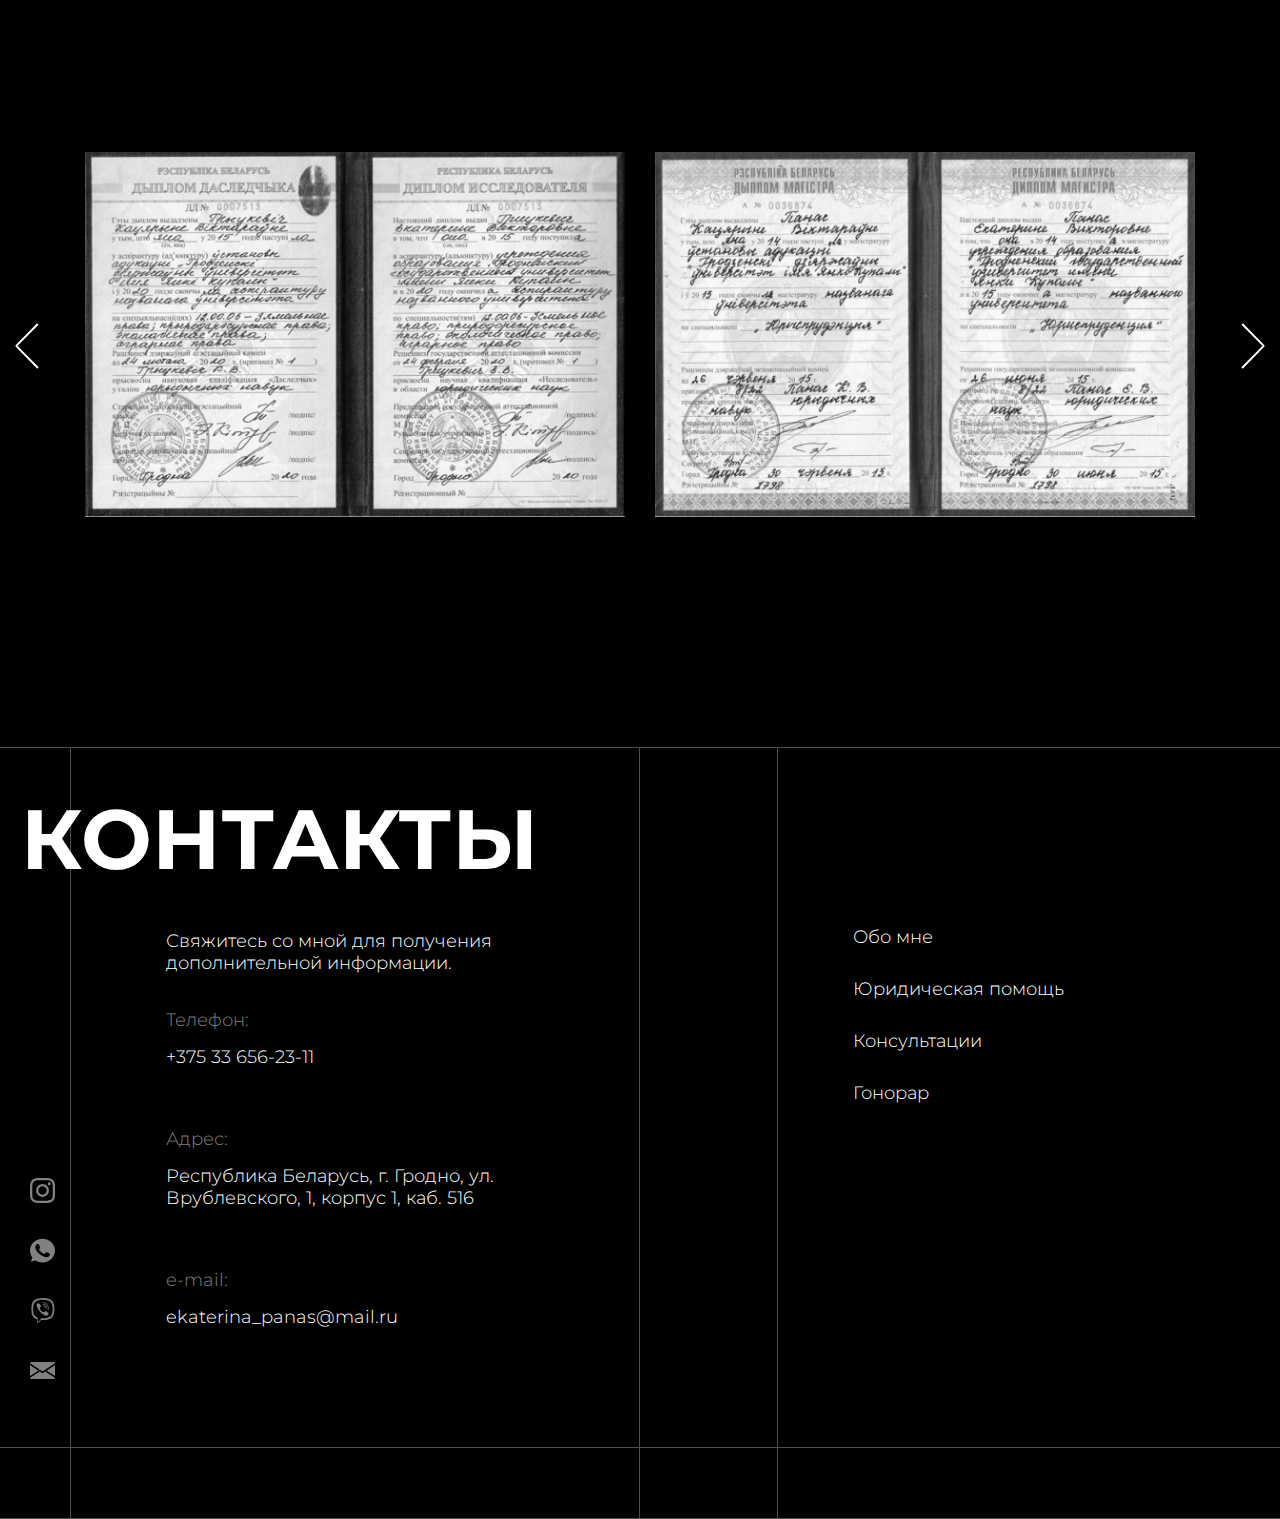
<file: about.html>
<!DOCTYPE html>
<html lang="ru">
<head>
    <meta charset="UTF-8">
    <meta http-equiv="X-UA-Compatible" content="IE=edge">
    <meta name="viewport" content="width=device-width, initial-scale=1.0">
    <link rel="icon" href="favicon.ico" type="image/x-icon">
    <link rel="stylesheet" href="css/magnific-popup.css">
    <link rel="stylesheet" href="css/style.css">
    <link rel="stylesheet" href="css/slick.css">
    <title>Обо мне</title>
</head>
<body>
    <header class="header">
        <div class="wrapper">
            <div class="header__box">
                <div class="logo">
                    <a class="logo__link" href="/">
                        <img class="logo__link-img" src="img/logo.svg" alt="На Главную">
                    </a>
                </div>
                <nav class="menu">
                    <a href="#" class="menu__btn">
                        <span class="menu__btn-element"></span>
                    </a>
                    <ul class="menu__list">
                        <a href="#" class="menu__btn menu__btn_close">
                            <span class="menu__btn-element menu__btn-element_close"></span>
                        </a>
                        <li class="menu__list-item">
                            <a class="menu__list-item-link" href="#">Обо мне</a>
                        </li>
                        <li class="menu__list-item">
                            <a class="menu__list-item-link" href="#">Юридическая помощь</a>
                        </li>
                        <li class="menu__list-item">
                            <a class="menu__list-item-link" href="#">Консультации</a>
                        </li>
                        <li class="menu__list-item">
                            <a class="menu__list-item-link" href="#">Гонорар</a>
                        </li>
                    </ul>
                </nav>
            </div>
        </div>
    </header>
    <section class="about-me">
        <h1 class="about-me__title">ОБО МНЕ</h1>
        <div class="wrapper">
            <div class="about-me__box">
                <div class="about-me__col about-me__pictures">
                    <img class="about-me__img" src="img/about-me-img-left.jpg" alt="">
                    <p class="about-me__description">Специальное разрешение (лицензия) на право осуществления адвокатской деятельности № 02240/2625 получено на основании решения от 22 апреля 2015 года и зарегистрировано в реестре специальных разрешений (лицензий) Министерства юстиции Республики Беларусь за № 2625. Юридическая помощь оказывается во всех населенных пунктах Республики Беларусь.</p>
                </div>
                <div class="about-me__col about-me__border">
                    <p class="about-me__desc">Я, Грицкевич Екатерина Викторовна, в 2014 году с отличием окончила юридический факультет УО «Гродненский государственный университет имени Янки Купалы» по специальности «Правоведение»; в 2015 году - магистратуру юридического факультета УО «Гродненский государственный университет имени Янки Купалы» по специальности «Юриспруденция»; в 2020 году – аспирантуру УО «Гродненский государственный университет имени Янки Купалы» по специальности 12.00.06 «Земельное право; природоресурсное право; экологическое право; аграрное право».</p>
                    <p class="about-me__desc">С 2015 по 2017 год осуществляла преподавательскую деятельность.</p>
                    <p class="about-me__desc">В период с августа 2014 года по февраль 2015 года проходила стажировку в Гродненской областной коллегии адвокатов. С мая 2015 года – адвокат юридической консультации Берестовицкого района Гродненской областной коллегии адвокатов, в том числе с 01 июня 2016 года – заведующая юридической консультацией Берестовицкого района Гродненской областной коллегии адвокатов. С мая 2018 года – адвокат юридической консультации Ленинского района г. Гродно Гродненской областной коллегии адвокатов. С апреля 2019 года по август 2021 года – партнер адвокатского бюро «Юдикан» Гродненской областной коллегии адвокатов. В настоящее время – адвокат юридической консультации Ленинского района г. Гродно Гродненской областной коллегии адвокатов.»</p>
                    <div class="about-me__pic">
                        <img class="about-me__pic-img" src="img/about-me-img-right.jpg" alt="">
                    </div>
                </div>
            </div>
        </div>
    </section>
    <section class="slider">
        <div class="wrapper">
            <div class="slider__box">
                <div class="slider__box-item">
                    <a class="slider__link" href="img/slider-pic-1.jpg">
                        <img class="slider__img" src="img/slider-pic-1.jpg" alt="Диплом иследователя" title="Диплом иследователя">
                    </a>
                </div>
                <div class="slider__box-item">
                    <a class="slider__link" href="img/slider-pic-2.jpg">
                        <img class="slider__img" src="img/slider-pic-2.jpg" alt="Диплом магистра" title="Диплом магистра">
                    </a>
                </div>
                <div class="slider__box-item">
                    <a class="slider__link" href="img/slider-pic-3.jpg">
                        <img class="slider__img" src="img/slider-pic-3.jpg" alt="Свидетельство о повышении квалификации" title="Свидетельство о повышении квалификации">
                    </a>
                </div>
                <div class="slider__box-item">
                    <a class="slider__link" href="img/slider-pic-4.jpg">
                        <img class="slider__img" src="img/slider-pic-4.jpg" alt="Свидетельство о повышении квалификации" title="Свидетельство о повышении квалификации">
                    </a>
                </div>
                <div class="slider__box-item">
                    <a class="slider__link" href="img/slider-pic-5.jpg">
                        <img class="slider__img" src="img/slider-pic-5.jpg" alt="Министерство юстиции Республики Беларусь" title="Министерство юстиции Республики Беларусь">
                    </a>
                </div>
            </div>
        </div>
    </section>
    <footer class="footer">
        <div class="wrapper">
            <div class="footer__box">
                <div class="footer__box-desc">
                    <h2 class="footer__title">КОНТАКТЫ</h2>
                    <div class="footer__box-list">
                        <p class="footer__box-subtitle">Свяжитесь со мной для получения дополнительной информации.</p>
                        <p class="footer__box-title">Телефон:</p>
                        <a class="footer__box-phone" href="tel:+375336562311">+375 33 656-23-11</a>
                        <p class="footer__box-title">Адрес:</p>
                        <p class="footer__box-address">Республика Беларусь, г. Гродно, ул. Врублевского, 1, корпус 1, каб. 516</p>
                        <p class="footer__box-title">e-mail:</p>
                        <a class="footer__box-email" href="mail:ekaterina_panas@mail.ru">ekaterina_panas@mail.ru</a>
                    </div>
                </div>
                <div class="footer__box-menu">
                   <ul class="footer__menu">
                       <li class="footer__menu-item">
                           <a class="footer__menu-item-link" href="#">Обо мне</a>
                       </li>
                       <li class="footer__menu-item">
                           <a class="footer__menu-item-link" href="#">Юридическая помощь</a>
                       </li>
                       <li class="footer__menu-item">
                           <a class="footer__menu-item-link" href="#">Консультации</a>
                       </li>
                       <li class="footer__menu-item">
                           <a class="footer__menu-item-link" href="#">Гонорар</a>
                       </li>
                   </ul>
                </div>
            </div>
            <div class="footer__icons">
                <a href="#" class="footer__icons-link">
                    <svg class="footer__icons-link-ico" xmlns="http://www.w3.org/2000/svg" viewBox="0 0 20 20">
                        <path d="M19.9804 5.88005C19.9336 4.81738 19.7617 4.0868 19.5156 3.45374C19.2616 2.78176 18.8709 2.18014 18.359 1.68002C17.8589 1.1721 17.2533 0.777435 16.5891 0.527447C15.9524 0.281274 15.2256 0.109427 14.163 0.0625732C13.0924 0.0117516 12.7525 0 10.0371 0C7.32173 0 6.98185 0.0117516 5.91521 0.0586052C4.85253 0.105459 4.12195 0.277459 3.48905 0.523479C2.81692 0.777435 2.2153 1.16814 1.71517 1.68002C1.20726 2.18014 0.812743 2.78573 0.562603 3.44992C0.316431 4.0868 0.144583 4.81341 0.0977295 5.87609C0.0469078 6.9467 0.0351562 7.28658 0.0351562 10.002C0.0351562 12.7173 0.0469078 13.0572 0.0937614 14.1239C0.140615 15.1865 0.312615 15.9171 0.558787 16.5502C0.812743 17.2221 1.20726 17.8238 1.71517 18.3239C2.2153 18.8318 2.82089 19.2265 3.48508 19.4765C4.12195 19.7226 4.84856 19.8945 5.91139 19.9413C6.97789 19.9883 7.31792 19.9999 10.0333 19.9999C12.7487 19.9999 13.0885 19.9883 14.1552 19.9413C15.2179 19.8945 15.9484 19.7226 16.5814 19.4765C17.9255 18.9568 18.9881 17.8941 19.5078 16.5502C19.7538 15.9133 19.9258 15.1865 19.9727 14.1239C20.0195 13.0572 20.0313 12.7173 20.0313 10.002C20.0313 7.28658 20.0273 6.9467 19.9804 5.88005ZM18.1794 14.0457C18.1364 15.0225 17.9723 15.5499 17.8356 15.9015C17.4995 16.7728 16.808 17.4643 15.9367 17.8004C15.5851 17.9372 15.0538 18.1012 14.0809 18.1441C13.026 18.1911 12.7096 18.2027 10.0411 18.2027C7.37255 18.2027 7.05221 18.1911 6.00113 18.1441C5.02438 18.1012 4.49693 17.9372 4.1453 17.8004C3.71171 17.6402 3.31705 17.3862 2.9967 17.0541C2.66461 16.7298 2.41065 16.3391 2.2504 15.9055C2.11366 15.5539 1.94959 15.0225 1.90671 14.0497C1.8597 12.9948 1.8481 12.6783 1.8481 10.0097C1.8481 7.34122 1.8597 7.02087 1.90671 5.96995C1.94959 4.99319 2.11366 4.46575 2.2504 4.11412C2.41065 3.68038 2.66461 3.28586 3.00067 2.96536C3.32483 2.63327 3.71553 2.37931 4.14927 2.21921C4.5009 2.08247 5.03232 1.9184 6.0051 1.87537C7.05999 1.82851 7.37652 1.81676 10.0449 1.81676C12.7174 1.81676 13.0338 1.82851 14.0848 1.87537C15.0616 1.9184 15.589 2.08247 15.9407 2.21921C16.3742 2.37931 16.7689 2.63327 17.0893 2.96536C17.4214 3.28967 17.6753 3.68038 17.8356 4.11412C17.9723 4.46575 18.1364 4.99701 18.1794 5.96995C18.2263 7.02484 18.238 7.34122 18.238 10.0097C18.238 12.6783 18.2263 12.9908 18.1794 14.0457Z"></path>
                        <path d="M10.0371 4.86426C7.20074 4.86426 4.89941 7.16543 4.89941 10.002C4.89941 12.8385 7.20074 15.1397 10.0371 15.1397C12.8737 15.1397 15.1749 12.8385 15.1749 10.002C15.1749 7.16543 12.8737 4.86426 10.0371 4.86426ZM10.0371 13.3347C8.19702 13.3347 6.70442 11.8422 6.70442 10.002C6.70442 8.16172 8.19702 6.66927 10.0371 6.66927C11.8774 6.66927 13.3698 8.16172 13.3698 10.002C13.3698 11.8422 11.8774 13.3347 10.0371 13.3347Z"></path>
                        <path d="M16.5777 4.66109C16.5777 5.32345 16.0406 5.86052 15.3781 5.86052C14.7158 5.86052 14.1787 5.32345 14.1787 4.66109C14.1787 3.99858 14.7158 3.46167 15.3781 3.46167C16.0406 3.46167 16.5777 3.99858 16.5777 4.66109Z"></path>
                    </svg>
                </a>
                <a href="#" class="footer__icons-link">
                    <svg class="footer__icons-link-ico" xmlns="http://www.w3.org/2000/svg" viewBox="0 0 20 19">
                        <path d="M10.0025 0H9.9975C4.48375 0 0 4.26075 0 9.5C0 11.5781 0.705 13.5043 1.90375 15.0682L0.6575 18.5974L4.50125 17.4301C6.0825 18.4253 7.96875 19 10.0025 19C15.5162 19 20 14.7381 20 9.5C20 4.26194 15.5162 0 10.0025 0ZM15.8212 13.4152C15.58 14.0624 14.6225 14.5991 13.8587 14.7559C13.3363 14.8616 12.6537 14.9459 10.3562 14.041C7.4175 12.8844 5.525 10.0474 5.3775 9.86337C5.23625 9.67931 4.19 8.36119 4.19 6.99794C4.19 5.63469 4.91875 4.97088 5.2125 4.68587C5.45375 4.45194 5.8525 4.34506 6.235 4.34506C6.35875 4.34506 6.47 4.351 6.57 4.35575C6.86375 4.36762 7.01125 4.38425 7.205 4.82481C7.44625 5.377 8.03375 6.74025 8.10375 6.88038C8.175 7.0205 8.24625 7.2105 8.14625 7.39456C8.0525 7.58456 7.97 7.66887 7.8225 7.83037C7.675 7.99187 7.535 8.11537 7.3875 8.28875C7.2525 8.43956 7.1 8.60106 7.27 8.88013C7.44 9.15325 8.0275 10.0641 8.8925 10.7956C10.0087 11.7396 10.9137 12.0413 11.2375 12.1695C11.4787 12.2645 11.7662 12.2419 11.9425 12.0638C12.1663 11.8346 12.4425 11.4546 12.7238 11.0806C12.9237 10.8122 13.1763 10.7789 13.4412 10.8739C13.7113 10.963 15.14 11.6339 15.4338 11.7729C15.7275 11.913 15.9212 11.9795 15.9925 12.0971C16.0625 12.2146 16.0625 12.7668 15.8212 13.4152Z"></path>
                    </svg>
                </a>
                <a href="#" class="footer__icons-link">
                    <svg class="footer__icons-link-ico" xmlns="http://www.w3.org/2000/svg" viewBox="0 0 25 25">
                        <path d="M24.12 14.4725C24.8658 8.19433 23.7617 4.23078 21.77 2.43808L21.771 2.43703C18.5565 -0.624425 7.70021 -1.07755 3.85437 2.57453C2.12729 4.36099 1.51895 6.98287 1.45229 10.2287C1.38562 13.4756 1.30645 19.5579 6.97416 21.2079H6.97937L6.97416 23.7277C6.97416 23.7277 6.93562 24.7485 7.58771 24.9537C8.33354 25.1954 8.67104 24.7214 10.9908 21.9506C14.87 22.287 17.8492 21.5162 18.1877 21.4037C18.971 21.1412 23.4033 20.5547 24.12 14.4725ZM11.3731 20.1777C11.3731 20.1777 8.91791 23.2391 8.15437 24.0339C7.90437 24.2922 7.63041 24.2683 7.63458 23.7558C7.63458 23.4193 7.65333 19.5725 7.65333 19.5725C2.84812 18.1954 3.13145 13.0162 3.18354 10.3068C3.23562 7.59641 3.73145 5.37662 5.19396 3.88183C8.56791 0.718283 18.0856 1.42558 20.5106 3.70474C23.4752 6.33287 22.42 13.7579 22.4262 14.011C21.8169 19.0881 18.2252 19.41 17.5648 19.6297C17.2825 19.7235 14.6627 20.3975 11.3731 20.1777Z" fill="#818181"></path>
                        <path d="M12.7314 4.47607C12.3304 4.47607 12.3304 5.10107 12.7314 5.10628C15.8429 5.13024 18.4054 7.29899 18.4335 11.2771C18.4335 11.6969 19.0481 11.6917 19.0429 11.2719H19.0419C19.0085 6.98545 16.2106 4.50003 12.7314 4.47607Z"></path>
                        <path d="M16.8243 10.6177C16.8149 11.0323 17.4285 11.0521 17.4337 10.6323C17.4847 8.26879 16.0274 6.32191 13.2889 6.1167C12.8878 6.08754 12.8462 6.71775 13.2462 6.74691C15.6212 6.92712 16.8722 8.54795 16.8243 10.6177Z"></path>
                        <path d="M16.1681 13.3062C15.6536 13.0083 15.1296 13.1937 14.9129 13.4864L14.4598 14.0729C14.2296 14.3708 13.7994 14.3312 13.7994 14.3312C10.6598 13.501 9.82022 10.2156 9.82022 10.2156C9.82022 10.2156 9.78168 9.77078 10.0692 9.53224L10.6358 9.06349C10.9192 8.83849 11.0983 8.29682 10.8098 7.76453C10.039 6.37182 9.52126 5.89161 9.25772 5.52286C8.98063 5.17599 8.56397 5.09786 8.13063 5.33224H8.12126C7.22022 5.85932 6.23376 6.84578 6.54938 7.8614C7.08793 8.93224 8.07751 12.3458 11.2317 14.9249C12.714 16.1447 15.0598 17.3947 16.0556 17.6833L16.065 17.6979C17.0463 18.0249 18.0004 16.9999 18.5098 16.0718V16.0645C18.7358 15.6156 18.6608 15.1906 18.3306 14.9124C17.7452 14.3416 16.8619 13.7114 16.1681 13.3062Z"></path>
                        <path d="M13.7179 8.44167C14.7189 8.5 15.2044 9.02292 15.2564 10.0969C15.2752 10.5167 15.8846 10.4875 15.8658 10.0677C15.7991 8.66562 15.0679 7.88437 13.7512 7.81146C13.3502 7.7875 13.3127 8.41771 13.7179 8.44167Z"></path>
                    </svg>
                </a>
                <a href="#" class="footer__icons-link">
                    <svg class="footer__icons-link-ico" xmlns="http://www.w3.org/2000/svg" viewBox="0 0 20 20">
                        <path d="M13.2573 10.1024L19.9998 14.3649V5.65991L13.2573 10.1024Z"></path>
                        <path d="M0 5.65991V14.3649L6.7425 10.1024L0 5.65991Z" ></path>
                        <path d="M18.7501 3.125H1.2501C0.626347 3.125 0.131348 3.59 0.0375977 4.18875L10.0001 10.7525L19.9626 4.18875C19.8688 3.59 19.3738 3.125 18.7501 3.125Z"></path>
                        <path d="M12.1125 10.8577L10.3438 12.0227C10.2388 12.0914 10.12 12.1252 10 12.1252C9.88005 12.1252 9.7613 12.0914 9.6563 12.0227L7.88755 10.8564L0.0400391 15.8202C0.136289 16.4139 0.628789 16.8752 1.25004 16.8752H18.7501C19.3713 16.8752 19.8638 16.4139 19.9601 15.8202L12.1125 10.8577Z"></path>
                    </svg>
                </a>
            </div>
        </div>
        <div class="footer__copy"></div>
    </footer>  
<script src="js/jquery.min.js"></script>
<script src="js/slick.min.js"></script>
<script src="js/jquery.magnific-popup.min.js"></script>
<script src="js/main.js"></script>
</body>
</html>
</file>
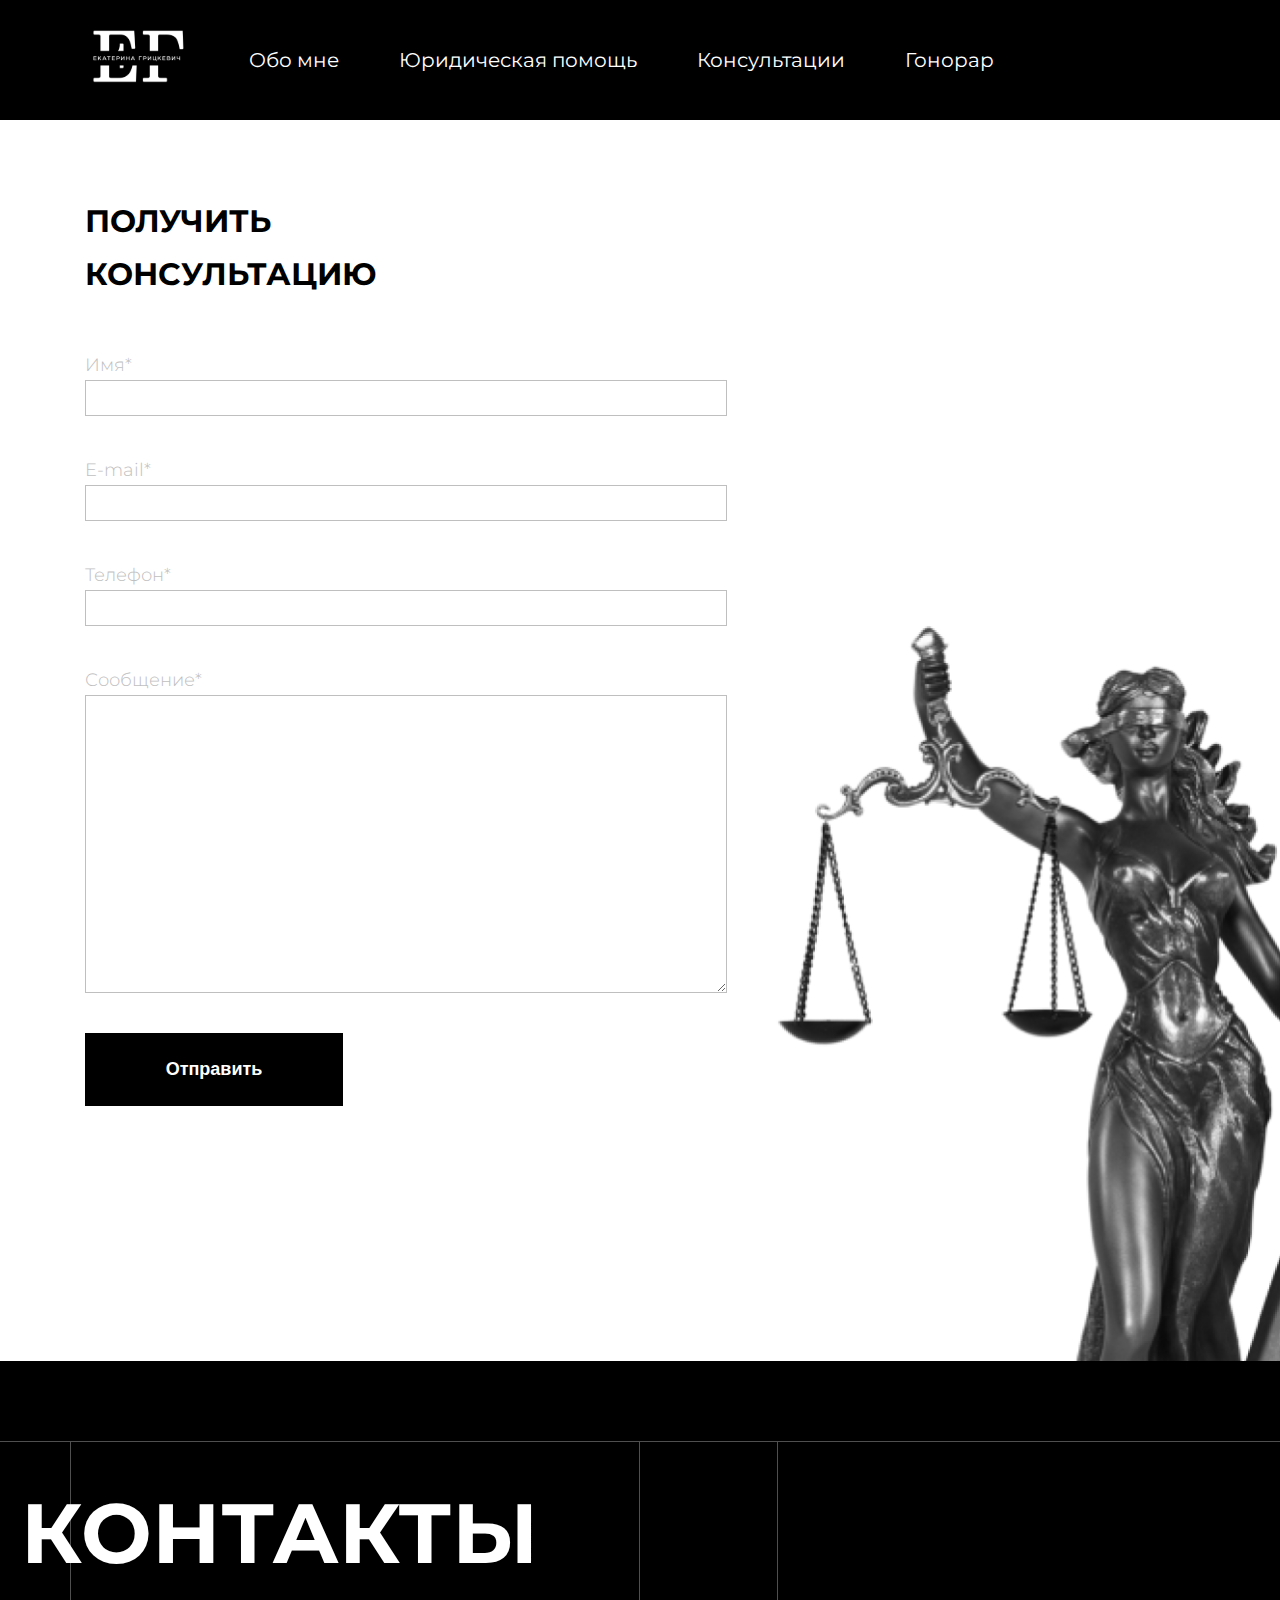
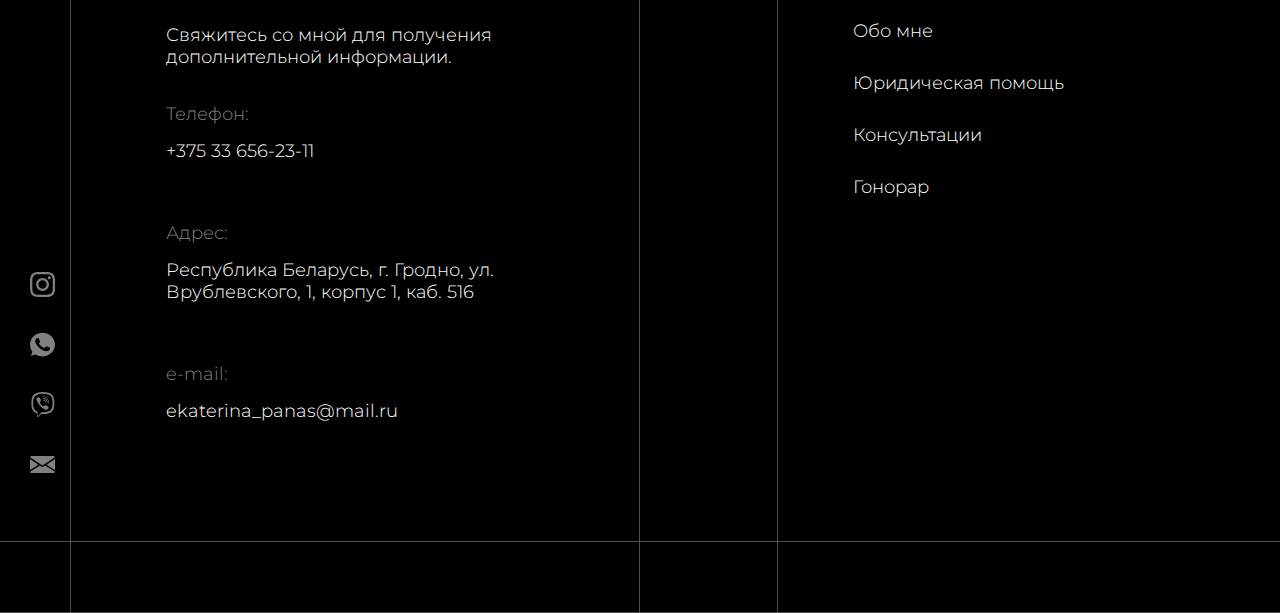
<file: consultation.html>
<!DOCTYPE html>
<html lang="ru">
<head>
    <meta charset="UTF-8">
    <meta http-equiv="X-UA-Compatible" content="IE=edge">
    <meta name="viewport" content="width=device-width, initial-scale=1.0">
    <link rel="icon" href="favicon.ico" type="image/x-icon">
    <link rel="stylesheet" href="css/style.css">
    <title>Консультация</title>
</head>
<body>
    <header class="header">
        <div class="wrapper">
            <div class="header__box">
                <div class="logo">
                    <a class="logo__link" href="/">
                        <img class="logo__link-img" src="img/logo.svg" alt="На Главную">
                    </a>
                </div>
                <nav class="menu">
                    <a href="#" class="menu__btn">
                        <span class="menu__btn-element"></span>
                    </a>
                    <ul class="menu__list">
                        <a href="#" class="menu__btn menu__btn_close">
                            <span class="menu__btn-element menu__btn-element_close"></span>
                        </a>
                        <li class="menu__list-item">
                            <a class="menu__list-item-link" href="#">Обо мне</a>
                        </li>
                        <li class="menu__list-item">
                            <a class="menu__list-item-link" href="#">Юридическая помощь</a>
                        </li>
                        <li class="menu__list-item">
                            <a class="menu__list-item-link" href="#">Консультации</a>
                        </li>
                        <li class="menu__list-item">
                            <a class="menu__list-item-link" href="#">Гонорар</a>
                        </li>
                    </ul>
                </nav>
            </div>
        </div>
    </header>
    <section class="consultation">
        <div class="wrapper">
            <div class="consultation__box">
                <h1 class="consultation__box-title">ПОЛУЧИТЬ КОНСУЛЬТАЦИЮ</h1>
                <form class="contact__form" action="#">
                    <label class="contact__form-title" for="name">Имя*</label>
                    <input class="contact__form-input" type="text" name="name" id="name">
                    <label class="contact__form-title" for="email">E-mail*</label>
                    <input class="contact__form-input" type="text" name="email" id="email">
                    <label class="contact__form-title" for="tel">Телефон*</label>
                    <input class="contact__form-input" type="text" name="tel" id="tel">
                    <label class="contact__form-title" for="messages">Сообщение*</label>
                    <textarea class="contact__form-input" cols="40" rows="10" type="text" name="messages" id="messages"></textarea>
                    <button type="send" class="contact__form-btn">Отправить</button>
                </form>
            </div>
        </div>
        <div class="consultation__pic">
            <img class="consultation__pic-img" src="img/consultation-img.png" alt="Получить консультацию">
        </div>
    </section>
    <footer class="footer">
        <div class="wrapper">
            <div class="footer__box">
                <div class="footer__box-desc">
                    <h2 class="footer__title">КОНТАКТЫ</h2>
                    <div class="footer__box-list">
                        <p class="footer__box-subtitle">Свяжитесь со мной для получения дополнительной информации.</p>
                        <p class="footer__box-title">Телефон:</p>
                        <a class="footer__box-phone" href="tel:+375336562311">+375 33 656-23-11</a>
                        <p class="footer__box-title">Адрес:</p>
                        <p class="footer__box-address">Республика Беларусь, г. Гродно, ул. Врублевского, 1, корпус 1, каб. 516</p>
                        <p class="footer__box-title">e-mail:</p>
                        <a class="footer__box-email" href="mail:ekaterina_panas@mail.ru">ekaterina_panas@mail.ru</a>
                    </div>
                </div>
                <div class="footer__box-menu">
                   <ul class="footer__menu">
                       <li class="footer__menu-item">
                           <a class="footer__menu-item-link" href="#">Обо мне</a>
                       </li>
                       <li class="footer__menu-item">
                           <a class="footer__menu-item-link" href="#">Юридическая помощь</a>
                       </li>
                       <li class="footer__menu-item">
                           <a class="footer__menu-item-link" href="#">Консультации</a>
                       </li>
                       <li class="footer__menu-item">
                           <a class="footer__menu-item-link" href="#">Гонорар</a>
                       </li>
                   </ul>
                </div>
            </div>
            <div class="footer__icons">
                <a href="#" class="footer__icons-link">
                    <svg class="footer__icons-link-ico" xmlns="http://www.w3.org/2000/svg" viewBox="0 0 20 20">
                        <path d="M19.9804 5.88005C19.9336 4.81738 19.7617 4.0868 19.5156 3.45374C19.2616 2.78176 18.8709 2.18014 18.359 1.68002C17.8589 1.1721 17.2533 0.777435 16.5891 0.527447C15.9524 0.281274 15.2256 0.109427 14.163 0.0625732C13.0924 0.0117516 12.7525 0 10.0371 0C7.32173 0 6.98185 0.0117516 5.91521 0.0586052C4.85253 0.105459 4.12195 0.277459 3.48905 0.523479C2.81692 0.777435 2.2153 1.16814 1.71517 1.68002C1.20726 2.18014 0.812743 2.78573 0.562603 3.44992C0.316431 4.0868 0.144583 4.81341 0.0977295 5.87609C0.0469078 6.9467 0.0351562 7.28658 0.0351562 10.002C0.0351562 12.7173 0.0469078 13.0572 0.0937614 14.1239C0.140615 15.1865 0.312615 15.9171 0.558787 16.5502C0.812743 17.2221 1.20726 17.8238 1.71517 18.3239C2.2153 18.8318 2.82089 19.2265 3.48508 19.4765C4.12195 19.7226 4.84856 19.8945 5.91139 19.9413C6.97789 19.9883 7.31792 19.9999 10.0333 19.9999C12.7487 19.9999 13.0885 19.9883 14.1552 19.9413C15.2179 19.8945 15.9484 19.7226 16.5814 19.4765C17.9255 18.9568 18.9881 17.8941 19.5078 16.5502C19.7538 15.9133 19.9258 15.1865 19.9727 14.1239C20.0195 13.0572 20.0313 12.7173 20.0313 10.002C20.0313 7.28658 20.0273 6.9467 19.9804 5.88005ZM18.1794 14.0457C18.1364 15.0225 17.9723 15.5499 17.8356 15.9015C17.4995 16.7728 16.808 17.4643 15.9367 17.8004C15.5851 17.9372 15.0538 18.1012 14.0809 18.1441C13.026 18.1911 12.7096 18.2027 10.0411 18.2027C7.37255 18.2027 7.05221 18.1911 6.00113 18.1441C5.02438 18.1012 4.49693 17.9372 4.1453 17.8004C3.71171 17.6402 3.31705 17.3862 2.9967 17.0541C2.66461 16.7298 2.41065 16.3391 2.2504 15.9055C2.11366 15.5539 1.94959 15.0225 1.90671 14.0497C1.8597 12.9948 1.8481 12.6783 1.8481 10.0097C1.8481 7.34122 1.8597 7.02087 1.90671 5.96995C1.94959 4.99319 2.11366 4.46575 2.2504 4.11412C2.41065 3.68038 2.66461 3.28586 3.00067 2.96536C3.32483 2.63327 3.71553 2.37931 4.14927 2.21921C4.5009 2.08247 5.03232 1.9184 6.0051 1.87537C7.05999 1.82851 7.37652 1.81676 10.0449 1.81676C12.7174 1.81676 13.0338 1.82851 14.0848 1.87537C15.0616 1.9184 15.589 2.08247 15.9407 2.21921C16.3742 2.37931 16.7689 2.63327 17.0893 2.96536C17.4214 3.28967 17.6753 3.68038 17.8356 4.11412C17.9723 4.46575 18.1364 4.99701 18.1794 5.96995C18.2263 7.02484 18.238 7.34122 18.238 10.0097C18.238 12.6783 18.2263 12.9908 18.1794 14.0457Z"></path>
                        <path d="M10.0371 4.86426C7.20074 4.86426 4.89941 7.16543 4.89941 10.002C4.89941 12.8385 7.20074 15.1397 10.0371 15.1397C12.8737 15.1397 15.1749 12.8385 15.1749 10.002C15.1749 7.16543 12.8737 4.86426 10.0371 4.86426ZM10.0371 13.3347C8.19702 13.3347 6.70442 11.8422 6.70442 10.002C6.70442 8.16172 8.19702 6.66927 10.0371 6.66927C11.8774 6.66927 13.3698 8.16172 13.3698 10.002C13.3698 11.8422 11.8774 13.3347 10.0371 13.3347Z"></path>
                        <path d="M16.5777 4.66109C16.5777 5.32345 16.0406 5.86052 15.3781 5.86052C14.7158 5.86052 14.1787 5.32345 14.1787 4.66109C14.1787 3.99858 14.7158 3.46167 15.3781 3.46167C16.0406 3.46167 16.5777 3.99858 16.5777 4.66109Z"></path>
                    </svg>
                </a>
                <a href="#" class="footer__icons-link">
                    <svg class="footer__icons-link-ico" xmlns="http://www.w3.org/2000/svg" viewBox="0 0 20 19">
                        <path d="M10.0025 0H9.9975C4.48375 0 0 4.26075 0 9.5C0 11.5781 0.705 13.5043 1.90375 15.0682L0.6575 18.5974L4.50125 17.4301C6.0825 18.4253 7.96875 19 10.0025 19C15.5162 19 20 14.7381 20 9.5C20 4.26194 15.5162 0 10.0025 0ZM15.8212 13.4152C15.58 14.0624 14.6225 14.5991 13.8587 14.7559C13.3363 14.8616 12.6537 14.9459 10.3562 14.041C7.4175 12.8844 5.525 10.0474 5.3775 9.86337C5.23625 9.67931 4.19 8.36119 4.19 6.99794C4.19 5.63469 4.91875 4.97088 5.2125 4.68587C5.45375 4.45194 5.8525 4.34506 6.235 4.34506C6.35875 4.34506 6.47 4.351 6.57 4.35575C6.86375 4.36762 7.01125 4.38425 7.205 4.82481C7.44625 5.377 8.03375 6.74025 8.10375 6.88038C8.175 7.0205 8.24625 7.2105 8.14625 7.39456C8.0525 7.58456 7.97 7.66887 7.8225 7.83037C7.675 7.99187 7.535 8.11537 7.3875 8.28875C7.2525 8.43956 7.1 8.60106 7.27 8.88013C7.44 9.15325 8.0275 10.0641 8.8925 10.7956C10.0087 11.7396 10.9137 12.0413 11.2375 12.1695C11.4787 12.2645 11.7662 12.2419 11.9425 12.0638C12.1663 11.8346 12.4425 11.4546 12.7238 11.0806C12.9237 10.8122 13.1763 10.7789 13.4412 10.8739C13.7113 10.963 15.14 11.6339 15.4338 11.7729C15.7275 11.913 15.9212 11.9795 15.9925 12.0971C16.0625 12.2146 16.0625 12.7668 15.8212 13.4152Z"></path>
                    </svg>
                </a>
                <a href="#" class="footer__icons-link">
                    <svg class="footer__icons-link-ico" xmlns="http://www.w3.org/2000/svg" viewBox="0 0 25 25">
                        <path d="M24.12 14.4725C24.8658 8.19433 23.7617 4.23078 21.77 2.43808L21.771 2.43703C18.5565 -0.624425 7.70021 -1.07755 3.85437 2.57453C2.12729 4.36099 1.51895 6.98287 1.45229 10.2287C1.38562 13.4756 1.30645 19.5579 6.97416 21.2079H6.97937L6.97416 23.7277C6.97416 23.7277 6.93562 24.7485 7.58771 24.9537C8.33354 25.1954 8.67104 24.7214 10.9908 21.9506C14.87 22.287 17.8492 21.5162 18.1877 21.4037C18.971 21.1412 23.4033 20.5547 24.12 14.4725ZM11.3731 20.1777C11.3731 20.1777 8.91791 23.2391 8.15437 24.0339C7.90437 24.2922 7.63041 24.2683 7.63458 23.7558C7.63458 23.4193 7.65333 19.5725 7.65333 19.5725C2.84812 18.1954 3.13145 13.0162 3.18354 10.3068C3.23562 7.59641 3.73145 5.37662 5.19396 3.88183C8.56791 0.718283 18.0856 1.42558 20.5106 3.70474C23.4752 6.33287 22.42 13.7579 22.4262 14.011C21.8169 19.0881 18.2252 19.41 17.5648 19.6297C17.2825 19.7235 14.6627 20.3975 11.3731 20.1777Z" fill="#818181"></path>
                        <path d="M12.7314 4.47607C12.3304 4.47607 12.3304 5.10107 12.7314 5.10628C15.8429 5.13024 18.4054 7.29899 18.4335 11.2771C18.4335 11.6969 19.0481 11.6917 19.0429 11.2719H19.0419C19.0085 6.98545 16.2106 4.50003 12.7314 4.47607Z"></path>
                        <path d="M16.8243 10.6177C16.8149 11.0323 17.4285 11.0521 17.4337 10.6323C17.4847 8.26879 16.0274 6.32191 13.2889 6.1167C12.8878 6.08754 12.8462 6.71775 13.2462 6.74691C15.6212 6.92712 16.8722 8.54795 16.8243 10.6177Z"></path>
                        <path d="M16.1681 13.3062C15.6536 13.0083 15.1296 13.1937 14.9129 13.4864L14.4598 14.0729C14.2296 14.3708 13.7994 14.3312 13.7994 14.3312C10.6598 13.501 9.82022 10.2156 9.82022 10.2156C9.82022 10.2156 9.78168 9.77078 10.0692 9.53224L10.6358 9.06349C10.9192 8.83849 11.0983 8.29682 10.8098 7.76453C10.039 6.37182 9.52126 5.89161 9.25772 5.52286C8.98063 5.17599 8.56397 5.09786 8.13063 5.33224H8.12126C7.22022 5.85932 6.23376 6.84578 6.54938 7.8614C7.08793 8.93224 8.07751 12.3458 11.2317 14.9249C12.714 16.1447 15.0598 17.3947 16.0556 17.6833L16.065 17.6979C17.0463 18.0249 18.0004 16.9999 18.5098 16.0718V16.0645C18.7358 15.6156 18.6608 15.1906 18.3306 14.9124C17.7452 14.3416 16.8619 13.7114 16.1681 13.3062Z"></path>
                        <path d="M13.7179 8.44167C14.7189 8.5 15.2044 9.02292 15.2564 10.0969C15.2752 10.5167 15.8846 10.4875 15.8658 10.0677C15.7991 8.66562 15.0679 7.88437 13.7512 7.81146C13.3502 7.7875 13.3127 8.41771 13.7179 8.44167Z"></path>
                    </svg>
                </a>
                <a href="#" class="footer__icons-link">
                    <svg class="footer__icons-link-ico" xmlns="http://www.w3.org/2000/svg" viewBox="0 0 20 20">
                        <path d="M13.2573 10.1024L19.9998 14.3649V5.65991L13.2573 10.1024Z"></path>
                        <path d="M0 5.65991V14.3649L6.7425 10.1024L0 5.65991Z" ></path>
                        <path d="M18.7501 3.125H1.2501C0.626347 3.125 0.131348 3.59 0.0375977 4.18875L10.0001 10.7525L19.9626 4.18875C19.8688 3.59 19.3738 3.125 18.7501 3.125Z"></path>
                        <path d="M12.1125 10.8577L10.3438 12.0227C10.2388 12.0914 10.12 12.1252 10 12.1252C9.88005 12.1252 9.7613 12.0914 9.6563 12.0227L7.88755 10.8564L0.0400391 15.8202C0.136289 16.4139 0.628789 16.8752 1.25004 16.8752H18.7501C19.3713 16.8752 19.8638 16.4139 19.9601 15.8202L12.1125 10.8577Z"></path>
                    </svg>
                </a>
            </div>
        </div>
        <div class="footer__copy"></div>
    </footer> 
<script src="js/jquery.min.js"></script>
<script src="js/slick.min.js"></script>
<script src="js/main.js"></script>      
</body>
</html>
</file>
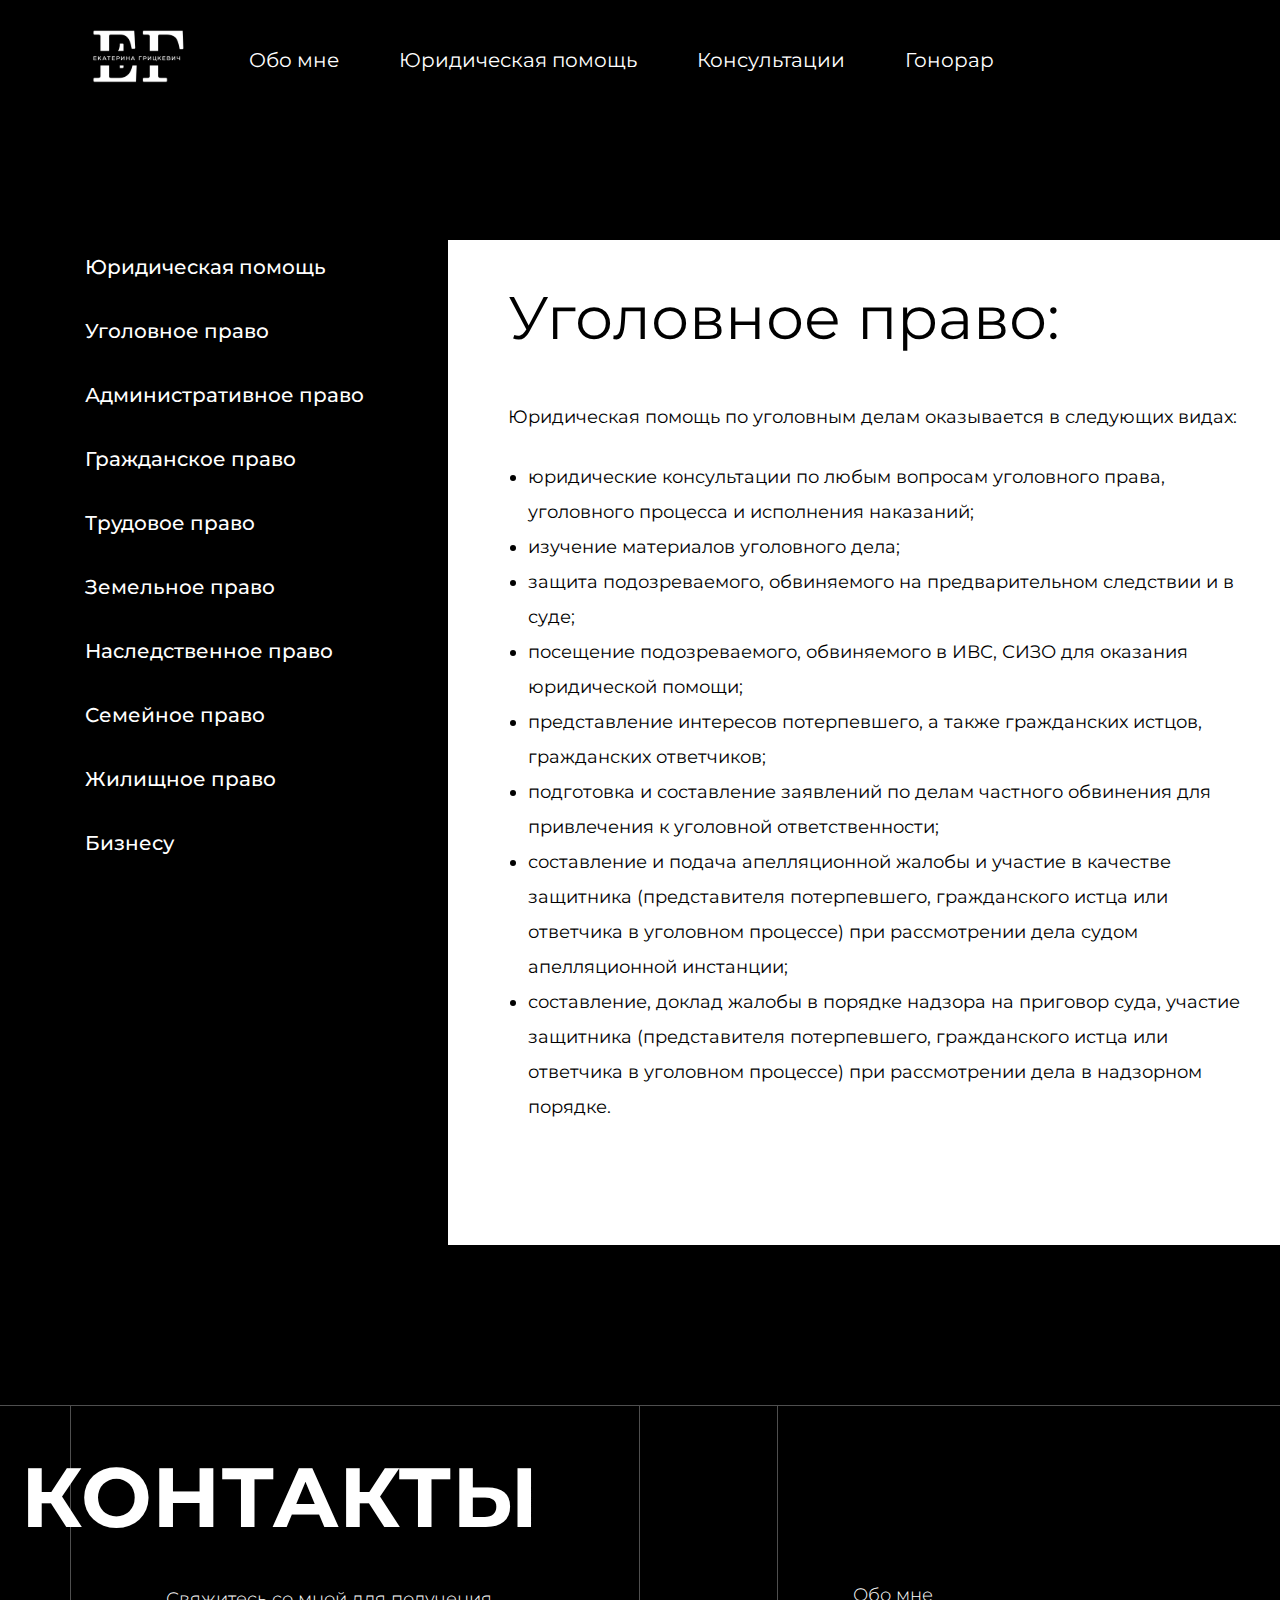
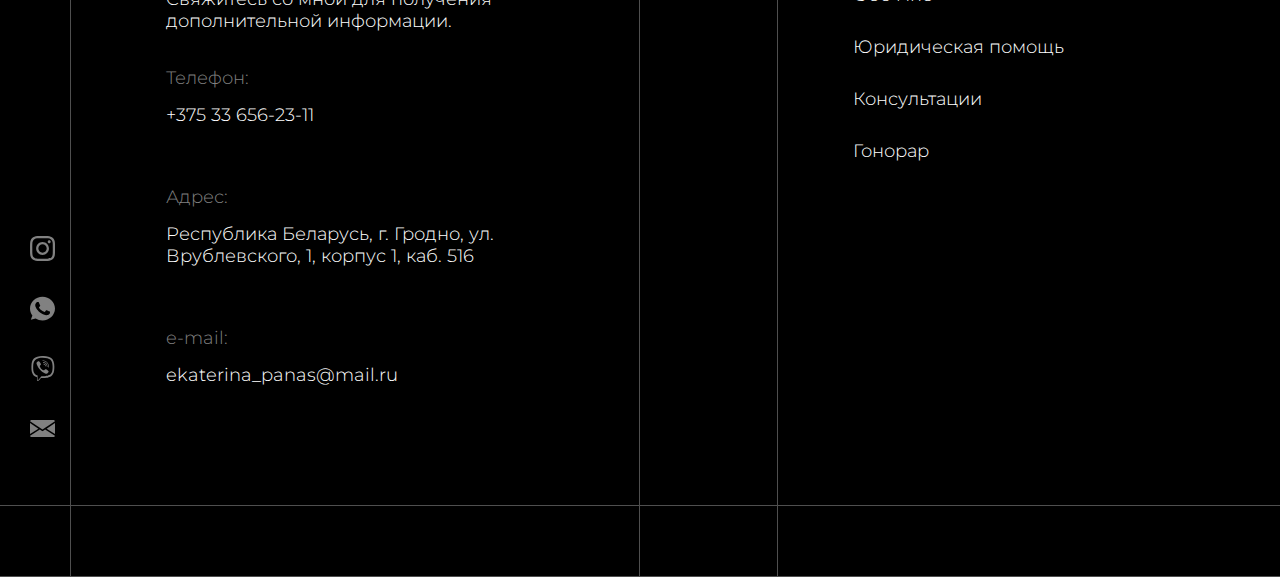
<file: criminal-law.html>
<!DOCTYPE html>
<html lang="ru">
<head>
    <meta charset="UTF-8">
    <meta http-equiv="X-UA-Compatible" content="IE=edge">
    <meta name="viewport" content="width=device-width, initial-scale=1.0">
    <link rel="icon" href="favicon.ico" type="image/x-icon">
    <link rel="stylesheet" href="css/style.css">
    <title>Уголовное дело</title>
</head>
<body>
    <header class="header">
        <div class="wrapper">
            <div class="header__box">
                <div class="logo">
                    <a class="logo__link" href="/">
                        <img class="logo__link-img" src="img/logo.svg" alt="На Главную">
                    </a>
                </div>
                <nav class="menu">
                    <a href="#" class="menu__btn">
                        <span class="menu__btn-element"></span>
                    </a>
                    <ul class="menu__list">
                        <a href="#" class="menu__btn menu__btn_close">
                            <span class="menu__btn-element menu__btn-element_close"></span>
                        </a>
                        <li class="menu__list-item">
                            <a class="menu__list-item-link" href="#">Обо мне</a>
                        </li>
                        <li class="menu__list-item">
                            <a class="menu__list-item-link" href="#">Юридическая помощь</a>
                        </li>
                        <li class="menu__list-item">
                            <a class="menu__list-item-link" href="#">Консультации</a>
                        </li>
                        <li class="menu__list-item">
                            <a class="menu__list-item-link" href="#">Гонорар</a>
                        </li>
                    </ul>
                </nav>
            </div>
        </div>
    </header>
    <section class="services">
        <div class="wrapper services__inner">
            <div class="services__box">
                <div class="services__box-menu">
                    <a href="#" class="services__link">Юридическая помощь</a>
                    <a href="#" class="services__link">Уголовное право</a>
                    <a href="#" class="services__link">Административное право</a>
                    <a href="#" class="services__link">Гражданское право</a>
                    <a href="#" class="services__link">Трудовое право</a>
                    <a href="#" class="services__link">Земельное право</a>
                    <a href="#" class="services__link">Наследственное право</a>
                    <a href="#" class="services__link">Семейное право</a>
                    <a href="#" class="services__link">Жилищное право</a>
                    <a href="#" class="services__link">Бизнесу</a>
                </div>
            </div>
        </div>
        <div class="services__content">
            <h1 class="services__title">Уголовное право:</h1>
            <p class="services__description">Юридическая помощь по уголовным делам оказывается в следующих видах:</p>
            <ul class="services__list">
                <li class="services__list-item">юридические консультации по любым вопросам уголовного права, уголовного процесса и исполнения наказаний;</li>
                <li class="services__list-item">изучение материалов уголовного дела;</li>
                <li class="services__list-item">защита подозреваемого, обвиняемого на предварительном следствии и в суде;</li>
                <li class="services__list-item">посещение подозреваемого, обвиняемого в ИВС, СИЗО для оказания юридической помощи;</li>
                <li class="services__list-item">представление интересов потерпевшего, а также гражданских истцов, гражданских ответчиков;</li>
                <li class="services__list-item">подготовка и составление заявлений по делам частного обвинения для привлечения к уголовной ответственности;</li>
                <li class="services__list-item">составление и подача апелляционной жалобы и участие в качестве защитника (представителя потерпевшего, гражданского истца или ответчика в уголовном процессе) при рассмотрении дела судом апелляционной инстанции;</li>
                <li class="services__list-item">составление, доклад жалобы в порядке надзора на приговор суда, участие защитника (представителя потерпевшего, гражданского истца или ответчика в уголовном процессе) при рассмотрении дела в надзорном порядке.</li>
            </ul>
        </div>
    </section>
    <footer class="footer">
        <div class="wrapper">
            <div class="footer__box">
                <div class="footer__box-desc">
                    <h2 class="footer__title">КОНТАКТЫ</h2>
                    <div class="footer__box-list">
                        <p class="footer__box-subtitle">Свяжитесь со мной для получения дополнительной информации.</p>
                        <p class="footer__box-title">Телефон:</p>
                        <a class="footer__box-phone" href="tel:+375336562311">+375 33 656-23-11</a>
                        <p class="footer__box-title">Адрес:</p>
                        <p class="footer__box-address">Республика Беларусь, г. Гродно, ул. Врублевского, 1, корпус 1, каб. 516</p>
                        <p class="footer__box-title">e-mail:</p>
                        <a class="footer__box-email" href="mail:ekaterina_panas@mail.ru">ekaterina_panas@mail.ru</a>
                    </div>
                </div>
                <div class="footer__box-menu">
                   <ul class="footer__menu">
                       <li class="footer__menu-item">
                           <a class="footer__menu-item-link" href="#">Обо мне</a>
                       </li>
                       <li class="footer__menu-item">
                           <a class="footer__menu-item-link" href="#">Юридическая помощь</a>
                       </li>
                       <li class="footer__menu-item">
                           <a class="footer__menu-item-link" href="#">Консультации</a>
                       </li>
                       <li class="footer__menu-item">
                           <a class="footer__menu-item-link" href="#">Гонорар</a>
                       </li>
                   </ul>
                </div>
            </div>
            <div class="footer__icons">
                <a href="#" class="footer__icons-link">
                    <svg class="footer__icons-link-ico" xmlns="http://www.w3.org/2000/svg" viewBox="0 0 20 20">
                        <path d="M19.9804 5.88005C19.9336 4.81738 19.7617 4.0868 19.5156 3.45374C19.2616 2.78176 18.8709 2.18014 18.359 1.68002C17.8589 1.1721 17.2533 0.777435 16.5891 0.527447C15.9524 0.281274 15.2256 0.109427 14.163 0.0625732C13.0924 0.0117516 12.7525 0 10.0371 0C7.32173 0 6.98185 0.0117516 5.91521 0.0586052C4.85253 0.105459 4.12195 0.277459 3.48905 0.523479C2.81692 0.777435 2.2153 1.16814 1.71517 1.68002C1.20726 2.18014 0.812743 2.78573 0.562603 3.44992C0.316431 4.0868 0.144583 4.81341 0.0977295 5.87609C0.0469078 6.9467 0.0351562 7.28658 0.0351562 10.002C0.0351562 12.7173 0.0469078 13.0572 0.0937614 14.1239C0.140615 15.1865 0.312615 15.9171 0.558787 16.5502C0.812743 17.2221 1.20726 17.8238 1.71517 18.3239C2.2153 18.8318 2.82089 19.2265 3.48508 19.4765C4.12195 19.7226 4.84856 19.8945 5.91139 19.9413C6.97789 19.9883 7.31792 19.9999 10.0333 19.9999C12.7487 19.9999 13.0885 19.9883 14.1552 19.9413C15.2179 19.8945 15.9484 19.7226 16.5814 19.4765C17.9255 18.9568 18.9881 17.8941 19.5078 16.5502C19.7538 15.9133 19.9258 15.1865 19.9727 14.1239C20.0195 13.0572 20.0313 12.7173 20.0313 10.002C20.0313 7.28658 20.0273 6.9467 19.9804 5.88005ZM18.1794 14.0457C18.1364 15.0225 17.9723 15.5499 17.8356 15.9015C17.4995 16.7728 16.808 17.4643 15.9367 17.8004C15.5851 17.9372 15.0538 18.1012 14.0809 18.1441C13.026 18.1911 12.7096 18.2027 10.0411 18.2027C7.37255 18.2027 7.05221 18.1911 6.00113 18.1441C5.02438 18.1012 4.49693 17.9372 4.1453 17.8004C3.71171 17.6402 3.31705 17.3862 2.9967 17.0541C2.66461 16.7298 2.41065 16.3391 2.2504 15.9055C2.11366 15.5539 1.94959 15.0225 1.90671 14.0497C1.8597 12.9948 1.8481 12.6783 1.8481 10.0097C1.8481 7.34122 1.8597 7.02087 1.90671 5.96995C1.94959 4.99319 2.11366 4.46575 2.2504 4.11412C2.41065 3.68038 2.66461 3.28586 3.00067 2.96536C3.32483 2.63327 3.71553 2.37931 4.14927 2.21921C4.5009 2.08247 5.03232 1.9184 6.0051 1.87537C7.05999 1.82851 7.37652 1.81676 10.0449 1.81676C12.7174 1.81676 13.0338 1.82851 14.0848 1.87537C15.0616 1.9184 15.589 2.08247 15.9407 2.21921C16.3742 2.37931 16.7689 2.63327 17.0893 2.96536C17.4214 3.28967 17.6753 3.68038 17.8356 4.11412C17.9723 4.46575 18.1364 4.99701 18.1794 5.96995C18.2263 7.02484 18.238 7.34122 18.238 10.0097C18.238 12.6783 18.2263 12.9908 18.1794 14.0457Z"></path>
                        <path d="M10.0371 4.86426C7.20074 4.86426 4.89941 7.16543 4.89941 10.002C4.89941 12.8385 7.20074 15.1397 10.0371 15.1397C12.8737 15.1397 15.1749 12.8385 15.1749 10.002C15.1749 7.16543 12.8737 4.86426 10.0371 4.86426ZM10.0371 13.3347C8.19702 13.3347 6.70442 11.8422 6.70442 10.002C6.70442 8.16172 8.19702 6.66927 10.0371 6.66927C11.8774 6.66927 13.3698 8.16172 13.3698 10.002C13.3698 11.8422 11.8774 13.3347 10.0371 13.3347Z"></path>
                        <path d="M16.5777 4.66109C16.5777 5.32345 16.0406 5.86052 15.3781 5.86052C14.7158 5.86052 14.1787 5.32345 14.1787 4.66109C14.1787 3.99858 14.7158 3.46167 15.3781 3.46167C16.0406 3.46167 16.5777 3.99858 16.5777 4.66109Z"></path>
                    </svg>
                </a>
                <a href="#" class="footer__icons-link">
                    <svg class="footer__icons-link-ico" xmlns="http://www.w3.org/2000/svg" viewBox="0 0 20 19">
                        <path d="M10.0025 0H9.9975C4.48375 0 0 4.26075 0 9.5C0 11.5781 0.705 13.5043 1.90375 15.0682L0.6575 18.5974L4.50125 17.4301C6.0825 18.4253 7.96875 19 10.0025 19C15.5162 19 20 14.7381 20 9.5C20 4.26194 15.5162 0 10.0025 0ZM15.8212 13.4152C15.58 14.0624 14.6225 14.5991 13.8587 14.7559C13.3363 14.8616 12.6537 14.9459 10.3562 14.041C7.4175 12.8844 5.525 10.0474 5.3775 9.86337C5.23625 9.67931 4.19 8.36119 4.19 6.99794C4.19 5.63469 4.91875 4.97088 5.2125 4.68587C5.45375 4.45194 5.8525 4.34506 6.235 4.34506C6.35875 4.34506 6.47 4.351 6.57 4.35575C6.86375 4.36762 7.01125 4.38425 7.205 4.82481C7.44625 5.377 8.03375 6.74025 8.10375 6.88038C8.175 7.0205 8.24625 7.2105 8.14625 7.39456C8.0525 7.58456 7.97 7.66887 7.8225 7.83037C7.675 7.99187 7.535 8.11537 7.3875 8.28875C7.2525 8.43956 7.1 8.60106 7.27 8.88013C7.44 9.15325 8.0275 10.0641 8.8925 10.7956C10.0087 11.7396 10.9137 12.0413 11.2375 12.1695C11.4787 12.2645 11.7662 12.2419 11.9425 12.0638C12.1663 11.8346 12.4425 11.4546 12.7238 11.0806C12.9237 10.8122 13.1763 10.7789 13.4412 10.8739C13.7113 10.963 15.14 11.6339 15.4338 11.7729C15.7275 11.913 15.9212 11.9795 15.9925 12.0971C16.0625 12.2146 16.0625 12.7668 15.8212 13.4152Z"></path>
                    </svg>
                </a>
                <a href="#" class="footer__icons-link">
                    <svg class="footer__icons-link-ico" xmlns="http://www.w3.org/2000/svg" viewBox="0 0 25 25">
                        <path d="M24.12 14.4725C24.8658 8.19433 23.7617 4.23078 21.77 2.43808L21.771 2.43703C18.5565 -0.624425 7.70021 -1.07755 3.85437 2.57453C2.12729 4.36099 1.51895 6.98287 1.45229 10.2287C1.38562 13.4756 1.30645 19.5579 6.97416 21.2079H6.97937L6.97416 23.7277C6.97416 23.7277 6.93562 24.7485 7.58771 24.9537C8.33354 25.1954 8.67104 24.7214 10.9908 21.9506C14.87 22.287 17.8492 21.5162 18.1877 21.4037C18.971 21.1412 23.4033 20.5547 24.12 14.4725ZM11.3731 20.1777C11.3731 20.1777 8.91791 23.2391 8.15437 24.0339C7.90437 24.2922 7.63041 24.2683 7.63458 23.7558C7.63458 23.4193 7.65333 19.5725 7.65333 19.5725C2.84812 18.1954 3.13145 13.0162 3.18354 10.3068C3.23562 7.59641 3.73145 5.37662 5.19396 3.88183C8.56791 0.718283 18.0856 1.42558 20.5106 3.70474C23.4752 6.33287 22.42 13.7579 22.4262 14.011C21.8169 19.0881 18.2252 19.41 17.5648 19.6297C17.2825 19.7235 14.6627 20.3975 11.3731 20.1777Z" fill="#818181"></path>
                        <path d="M12.7314 4.47607C12.3304 4.47607 12.3304 5.10107 12.7314 5.10628C15.8429 5.13024 18.4054 7.29899 18.4335 11.2771C18.4335 11.6969 19.0481 11.6917 19.0429 11.2719H19.0419C19.0085 6.98545 16.2106 4.50003 12.7314 4.47607Z"></path>
                        <path d="M16.8243 10.6177C16.8149 11.0323 17.4285 11.0521 17.4337 10.6323C17.4847 8.26879 16.0274 6.32191 13.2889 6.1167C12.8878 6.08754 12.8462 6.71775 13.2462 6.74691C15.6212 6.92712 16.8722 8.54795 16.8243 10.6177Z"></path>
                        <path d="M16.1681 13.3062C15.6536 13.0083 15.1296 13.1937 14.9129 13.4864L14.4598 14.0729C14.2296 14.3708 13.7994 14.3312 13.7994 14.3312C10.6598 13.501 9.82022 10.2156 9.82022 10.2156C9.82022 10.2156 9.78168 9.77078 10.0692 9.53224L10.6358 9.06349C10.9192 8.83849 11.0983 8.29682 10.8098 7.76453C10.039 6.37182 9.52126 5.89161 9.25772 5.52286C8.98063 5.17599 8.56397 5.09786 8.13063 5.33224H8.12126C7.22022 5.85932 6.23376 6.84578 6.54938 7.8614C7.08793 8.93224 8.07751 12.3458 11.2317 14.9249C12.714 16.1447 15.0598 17.3947 16.0556 17.6833L16.065 17.6979C17.0463 18.0249 18.0004 16.9999 18.5098 16.0718V16.0645C18.7358 15.6156 18.6608 15.1906 18.3306 14.9124C17.7452 14.3416 16.8619 13.7114 16.1681 13.3062Z"></path>
                        <path d="M13.7179 8.44167C14.7189 8.5 15.2044 9.02292 15.2564 10.0969C15.2752 10.5167 15.8846 10.4875 15.8658 10.0677C15.7991 8.66562 15.0679 7.88437 13.7512 7.81146C13.3502 7.7875 13.3127 8.41771 13.7179 8.44167Z"></path>
                    </svg>
                </a>
                <a href="#" class="footer__icons-link">
                    <svg class="footer__icons-link-ico" xmlns="http://www.w3.org/2000/svg" viewBox="0 0 20 20">
                        <path d="M13.2573 10.1024L19.9998 14.3649V5.65991L13.2573 10.1024Z"></path>
                        <path d="M0 5.65991V14.3649L6.7425 10.1024L0 5.65991Z" ></path>
                        <path d="M18.7501 3.125H1.2501C0.626347 3.125 0.131348 3.59 0.0375977 4.18875L10.0001 10.7525L19.9626 4.18875C19.8688 3.59 19.3738 3.125 18.7501 3.125Z"></path>
                        <path d="M12.1125 10.8577L10.3438 12.0227C10.2388 12.0914 10.12 12.1252 10 12.1252C9.88005 12.1252 9.7613 12.0914 9.6563 12.0227L7.88755 10.8564L0.0400391 15.8202C0.136289 16.4139 0.628789 16.8752 1.25004 16.8752H18.7501C19.3713 16.8752 19.8638 16.4139 19.9601 15.8202L12.1125 10.8577Z"></path>
                    </svg>
                </a>
            </div>
        </div>
        <div class="footer__copy"></div>
    </footer>
<script src="js/jquery.min.js"></script>
<script src="js/slick.min.js"></script>
<script src="js/main.js"></script>      
</body>
</html>
</file>
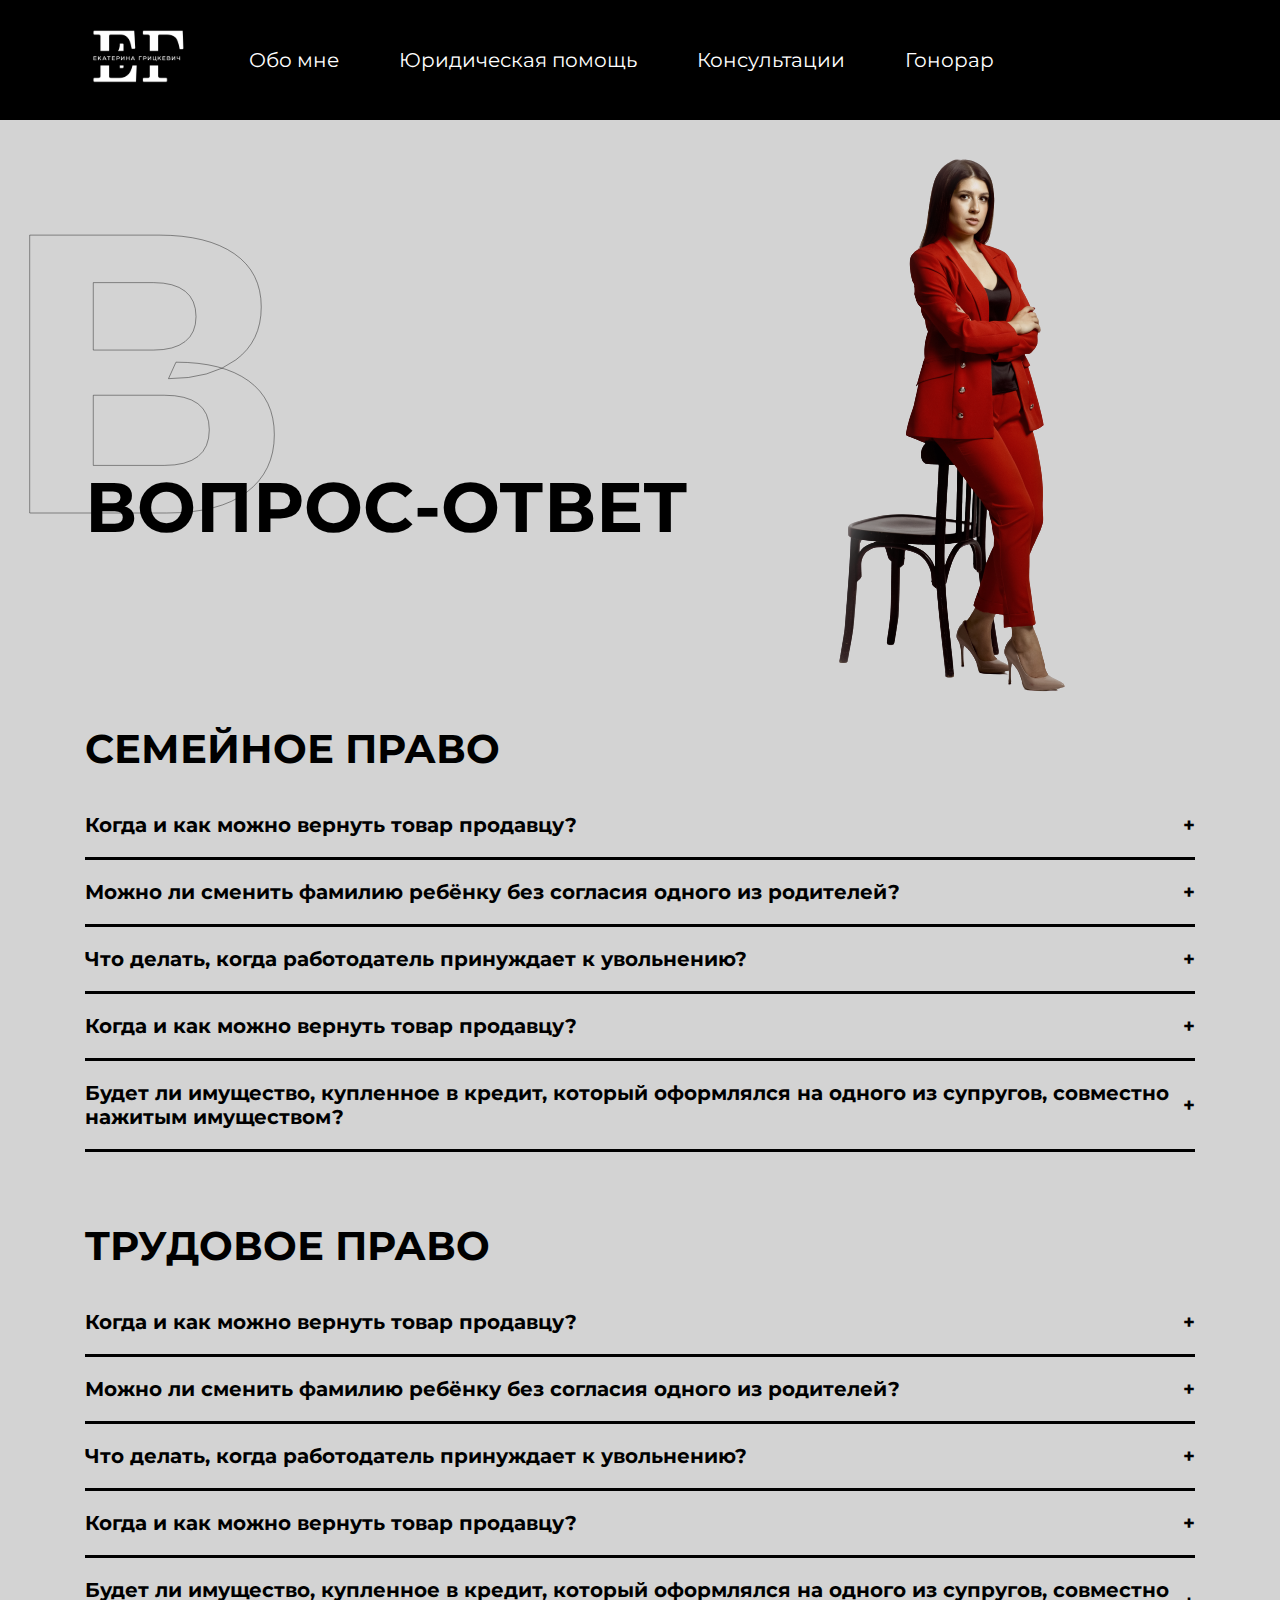
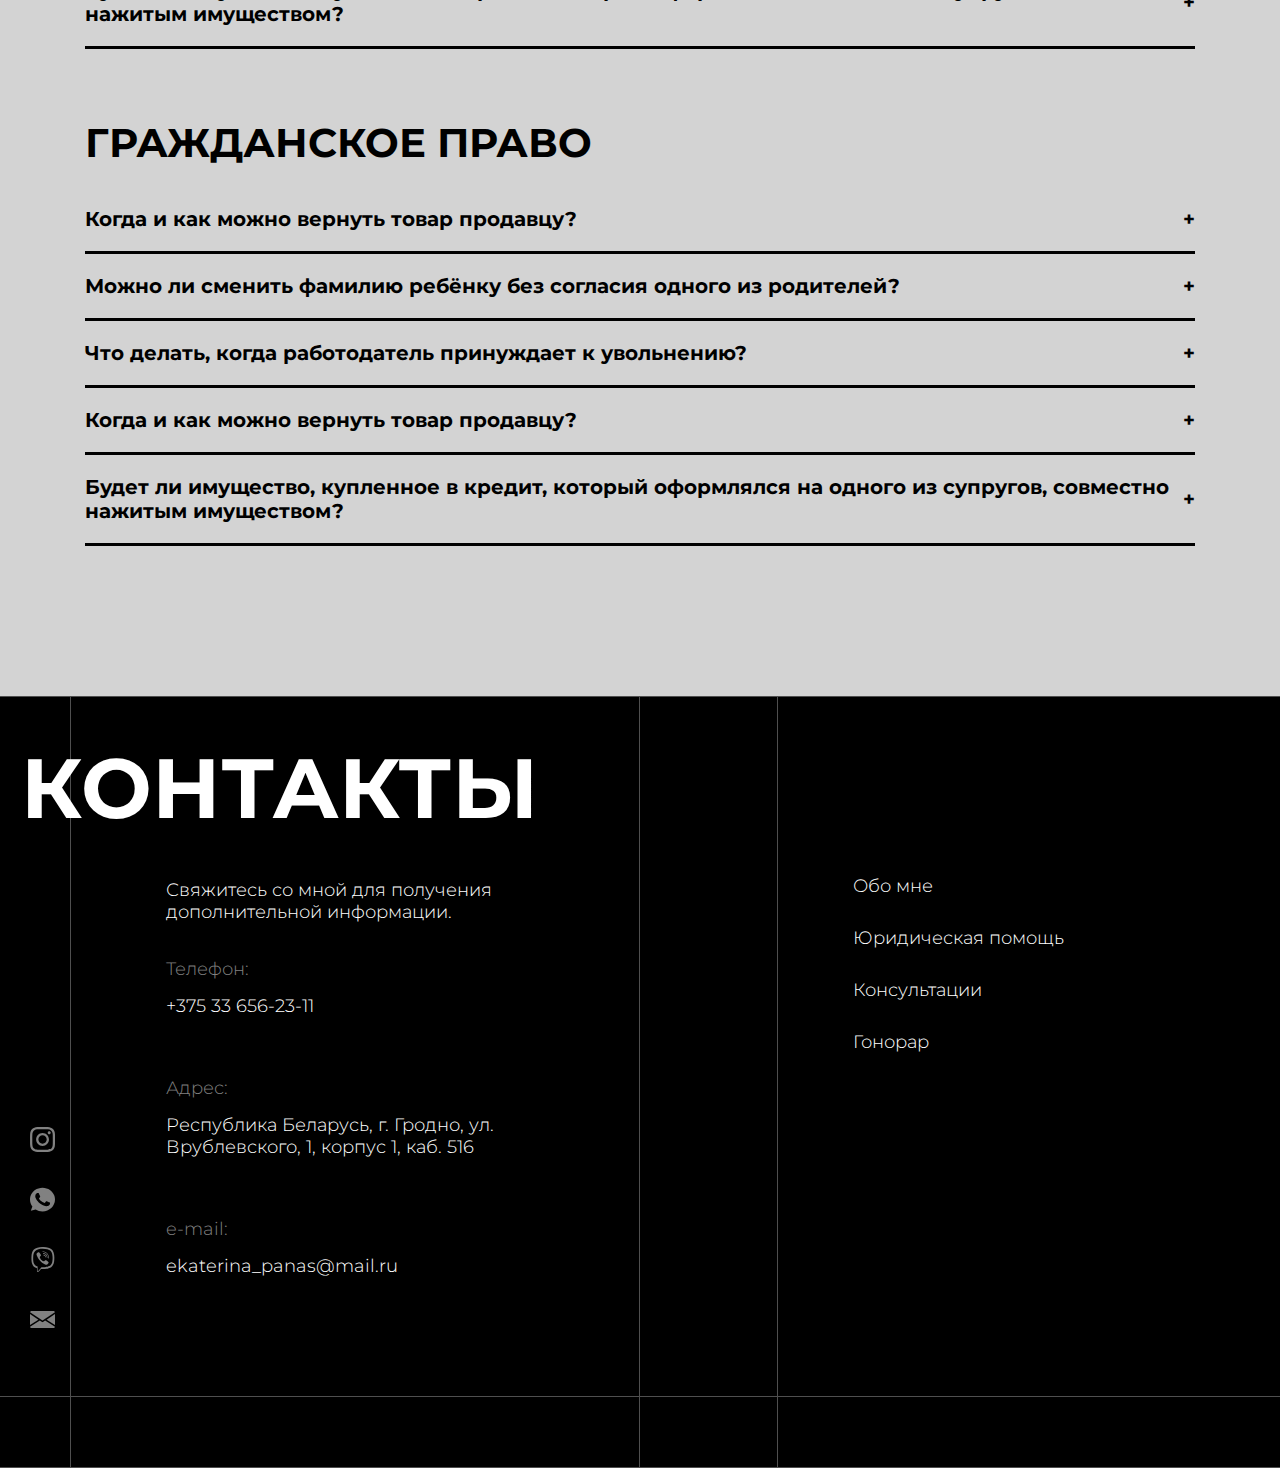
<file: faq.html>
<!DOCTYPE html>
<html lang="ru">
<head>
    <meta charset="UTF-8">
    <meta http-equiv="X-UA-Compatible" content="IE=edge">
    <meta name="viewport" content="width=device-width, initial-scale=1.0">
    <link rel="icon" href="favicon.ico" type="image/x-icon">
    <link rel="stylesheet" href="css/style.css">
    <title>Вопрос-ответ</title>
</head>
<body>
    <header class="header">
        <div class="wrapper">
            <div class="header__box">
                <div class="logo">
                    <a href="/">
                        <img class="logo__img" src="img/logo.svg" alt="На Главную">
                    </a>
                </div>
                <nav class="menu">
                    <a href="#" class="menu__btn">
                        <span class="menu__btn-element"></span>
                    </a>
                    <ul class="menu__list">
                        <a href="#" class="menu__btn menu__btn_close">
                            <span class="menu__btn-element menu__btn-element_close"></span>
                        </a>
                        <li class="menu__list-item">
                            <a class="menu__list-item-link" href="#">Обо мне</a>
                        </li>
                        <li class="menu__list-item">
                            <a class="menu__list-item-link" href="#">Юридическая помощь</a>
                        </li>
                        <li class="menu__list-item">
                            <a class="menu__list-item-link" href="#">Консультации</a>
                        </li>
                        <li class="menu__list-item menu__list-item_last">
                            <a class="menu__list-item-link" href="#">Гонорар</a>
                        </li>
                    </ul>
                </nav>
            </div>
        </div>
    </header>
    <section class="faq">
        <div class="wrapper">
            <div class="faq__row">
                <div class="faq__row__title">
                    <div class="faq__row__letters">В</div>
                    <h1>Вопрос-ответ</h1>
                </div>
                <div class="faq__row__img">
                    <img src="img/faq-img.png" alt="Вопрос-ответ">
                </div>
            </div>
            <div class="faq__tabs faq__tabs--first">
                <h2 class="faq__title">Семейное право</h2>
                <div class="faq__tabs__items">
                    <div class="faq__tabs__title" id="faq1">
                        <h2 id="faq1">Когда и как можно вернуть товар продавцу?</h2>
                        <aside class="1faq1" id="faq1">+</aside>
                    </div>
                    <div class="faq__tabs__content" id="1faq1">
                        <p>Sed ut perspiciatis unde omnis iste natus error sit voluptatem accusantium doloremque laudantium, totam rem aperiam, eaque ipsa quae ab illo inventore veritatis et quasi architecto beatae vitae dicta sunt explicabo. Nemo enim ipsam voluptatem quia voluptas sit aspernatur aut odit aut fugit, sed quia consequuntur magni dolores eos qui ratione voluptatem sequi nesciunt. Neque porro quisquam est, qui dolorem ipsum quia dolor sit amet, consectetur, adipisci velit, sed quia non numquam eius modi tempora incidunt ut labore et dolore magnam aliquam quaerat voluptatem. Ut enim ad minima veniam, quis nostrum exercitationem ullam corporis suscipit laboriosam, nisi ut aliquid ex ea commodi consequatur? Quis autem vel eum iure reprehenderit qui in ea voluptate velit esse quam nihil molestiae consequatur, vel illum qui dolorem eum fugiat quo voluptas nulla pariatur?</p>
                    </div>
                </div>
                <div class="faq__tabs__items">
                    <div class="faq__tabs__title" id="faq2">
                        <h2 id="faq2">Можно ли сменить фамилию ребёнку без согласия одного из родителей?</h2>
                        <aside class="1faq2" id="faq2">+</aside>
                    </div>
                    <div class="faq__tabs__content" id="1faq2">
                        <p>Sed ut perspiciatis unde omnis iste natus error sit voluptatem accusantium doloremque laudantium, totam rem aperiam, eaque ipsa quae ab illo inventore veritatis et quasi architecto beatae vitae dicta sunt explicabo. Nemo enim ipsam voluptatem quia voluptas sit aspernatur aut odit aut fugit, sed quia consequuntur magni dolores eos qui ratione voluptatem sequi nesciunt. Neque porro quisquam est, qui dolorem ipsum quia dolor sit amet, consectetur, adipisci velit, sed quia non numquam eius modi tempora incidunt ut labore et dolore magnam aliquam quaerat voluptatem. Ut enim ad minima veniam, quis nostrum exercitationem ullam corporis suscipit laboriosam, nisi ut aliquid ex ea commodi consequatur? Quis autem vel eum iure reprehenderit qui in ea voluptate velit esse quam nihil molestiae consequatur, vel illum qui dolorem eum fugiat quo voluptas nulla pariatur?</p>
                    </div>
                </div>
                <div class="faq__tabs__items">
                    <div class="faq__tabs__title" id="faq3">
                        <h2 id="faq3">Что делать, когда работодатель принуждает к увольнению?</h2>
                        <aside class="1faq3" id="faq3">+</aside>
                    </div>
                    <div class="faq__tabs__content" id="1faq3">
                        <p>Sed ut perspiciatis unde omnis iste natus error sit voluptatem accusantium doloremque laudantium, totam rem aperiam, eaque ipsa quae ab illo inventore veritatis et quasi architecto beatae vitae dicta sunt explicabo. Nemo enim ipsam voluptatem quia voluptas sit aspernatur aut odit aut fugit, sed quia consequuntur magni dolores eos qui ratione voluptatem sequi nesciunt. Neque porro quisquam est, qui dolorem ipsum quia dolor sit amet, consectetur, adipisci velit, sed quia non numquam eius modi tempora incidunt ut labore et dolore magnam aliquam quaerat voluptatem. Ut enim ad minima veniam, quis nostrum exercitationem ullam corporis suscipit laboriosam, nisi ut aliquid ex ea commodi consequatur? Quis autem vel eum iure reprehenderit qui in ea voluptate velit esse quam nihil molestiae consequatur, vel illum qui dolorem eum fugiat quo voluptas nulla pariatur?</p>
                    </div>
                </div>
                <div class="faq__tabs__items">
                    <div class="faq__tabs__title" id="faq4">
                        <h2 id="faq4">Когда и как можно вернуть товар продавцу?</h2>
                        <aside class="1faq4" id="faq4">+</aside>
                    </div>
                    <div class="faq__tabs__content" id="1faq4">
                        <p>Sed ut perspiciatis unde omnis iste natus error sit voluptatem accusantium doloremque laudantium, totam rem aperiam, eaque ipsa quae ab illo inventore veritatis et quasi architecto beatae vitae dicta sunt explicabo. Nemo enim ipsam voluptatem quia voluptas sit aspernatur aut odit aut fugit, sed quia consequuntur magni dolores eos qui ratione voluptatem sequi nesciunt. Neque porro quisquam est, qui dolorem ipsum quia dolor sit amet, consectetur, adipisci velit, sed quia non numquam eius modi tempora incidunt ut labore et dolore magnam aliquam quaerat voluptatem. Ut enim ad minima veniam, quis nostrum exercitationem ullam corporis suscipit laboriosam, nisi ut aliquid ex ea commodi consequatur? Quis autem vel eum iure reprehenderit qui in ea voluptate velit esse quam nihil molestiae consequatur, vel illum qui dolorem eum fugiat quo voluptas nulla pariatur?</p>
                    </div>
                </div>
                <div class="faq__tabs__items">
                    <div class="faq__tabs__title" id="faq5">
                        <h2 id="faq5">Будет ли имущество, купленное в кредит, который оформлялся на одного из супругов, совместно нажитым имуществом?</h2>
                        <aside class="1faq5" id="faq5">+</aside>
                    </div>
                    <div class="faq__tabs__content" id="1faq5">
                        <p>Sed ut perspiciatis unde omnis iste natus error sit voluptatem accusantium doloremque laudantium, totam rem aperiam, eaque ipsa quae ab illo inventore veritatis et quasi architecto beatae vitae dicta sunt explicabo. Nemo enim ipsam voluptatem quia voluptas sit aspernatur aut odit aut fugit, sed quia consequuntur magni dolores eos qui ratione voluptatem sequi nesciunt. Neque porro quisquam est, qui dolorem ipsum quia dolor sit amet, consectetur, adipisci velit, sed quia non numquam eius modi tempora incidunt ut labore et dolore magnam aliquam quaerat voluptatem. Ut enim ad minima veniam, quis nostrum exercitationem ullam corporis suscipit laboriosam, nisi ut aliquid ex ea commodi consequatur? Quis autem vel eum iure reprehenderit qui in ea voluptate velit esse quam nihil molestiae consequatur, vel illum qui dolorem eum fugiat quo voluptas nulla pariatur?</p>
                    </div>
                </div>
            </div>
            <div class="faq__tabs">
                <h2 class="faq__title">Tрудовое право</h2>
                <div class="faq__tabs__items">
                    <div class="faq__tabs__title" id="faq1">
                        <h2 id="faq1">Когда и как можно вернуть товар продавцу?</h2>
                        <aside class="1faq1" id="faq1">+</aside>
                    </div>
                    <div class="faq__tabs__content" id="1faq1">
                        <p>Sed ut perspiciatis unde omnis iste natus error sit voluptatem accusantium doloremque laudantium, totam rem aperiam, eaque ipsa quae ab illo inventore veritatis et quasi architecto beatae vitae dicta sunt explicabo. Nemo enim ipsam voluptatem quia voluptas sit aspernatur aut odit aut fugit, sed quia consequuntur magni dolores eos qui ratione voluptatem sequi nesciunt. Neque porro quisquam est, qui dolorem ipsum quia dolor sit amet, consectetur, adipisci velit, sed quia non numquam eius modi tempora incidunt ut labore et dolore magnam aliquam quaerat voluptatem. Ut enim ad minima veniam, quis nostrum exercitationem ullam corporis suscipit laboriosam, nisi ut aliquid ex ea commodi consequatur? Quis autem vel eum iure reprehenderit qui in ea voluptate velit esse quam nihil molestiae consequatur, vel illum qui dolorem eum fugiat quo voluptas nulla pariatur?</p>
                    </div>
                </div>
                <div class="faq__tabs__items">
                    <div class="faq__tabs__title" id="faq2">
                        <h2 id="faq2">Можно ли сменить фамилию ребёнку без согласия одного из родителей?</h2>
                        <aside class="1faq2" id="faq2">+</aside>
                    </div>
                    <div class="faq__tabs__content" id="1faq2">
                        <p>Sed ut perspiciatis unde omnis iste natus error sit voluptatem accusantium doloremque laudantium, totam rem aperiam, eaque ipsa quae ab illo inventore veritatis et quasi architecto beatae vitae dicta sunt explicabo. Nemo enim ipsam voluptatem quia voluptas sit aspernatur aut odit aut fugit, sed quia consequuntur magni dolores eos qui ratione voluptatem sequi nesciunt. Neque porro quisquam est, qui dolorem ipsum quia dolor sit amet, consectetur, adipisci velit, sed quia non numquam eius modi tempora incidunt ut labore et dolore magnam aliquam quaerat voluptatem. Ut enim ad minima veniam, quis nostrum exercitationem ullam corporis suscipit laboriosam, nisi ut aliquid ex ea commodi consequatur? Quis autem vel eum iure reprehenderit qui in ea voluptate velit esse quam nihil molestiae consequatur, vel illum qui dolorem eum fugiat quo voluptas nulla pariatur?</p>
                    </div>
                </div>
                <div class="faq__tabs__items">
                    <div class="faq__tabs__title" id="faq3">
                        <h2 id="faq3">Что делать, когда работодатель принуждает к увольнению?</h2>
                        <aside class="1faq3" id="faq3">+</aside>
                    </div>
                    <div class="faq__tabs__content" id="1faq3">
                        <p>Sed ut perspiciatis unde omnis iste natus error sit voluptatem accusantium doloremque laudantium, totam rem aperiam, eaque ipsa quae ab illo inventore veritatis et quasi architecto beatae vitae dicta sunt explicabo. Nemo enim ipsam voluptatem quia voluptas sit aspernatur aut odit aut fugit, sed quia consequuntur magni dolores eos qui ratione voluptatem sequi nesciunt. Neque porro quisquam est, qui dolorem ipsum quia dolor sit amet, consectetur, adipisci velit, sed quia non numquam eius modi tempora incidunt ut labore et dolore magnam aliquam quaerat voluptatem. Ut enim ad minima veniam, quis nostrum exercitationem ullam corporis suscipit laboriosam, nisi ut aliquid ex ea commodi consequatur? Quis autem vel eum iure reprehenderit qui in ea voluptate velit esse quam nihil molestiae consequatur, vel illum qui dolorem eum fugiat quo voluptas nulla pariatur?</p>
                    </div>
                </div>
                <div class="faq__tabs__items">
                    <div class="faq__tabs__title" id="faq4">
                        <h2 id="faq4">Когда и как можно вернуть товар продавцу?</h2>
                        <aside class="1faq4" id="faq4">+</aside>
                    </div>
                    <div class="faq__tabs__content" id="1faq4">
                        <p>Sed ut perspiciatis unde omnis iste natus error sit voluptatem accusantium doloremque laudantium, totam rem aperiam, eaque ipsa quae ab illo inventore veritatis et quasi architecto beatae vitae dicta sunt explicabo. Nemo enim ipsam voluptatem quia voluptas sit aspernatur aut odit aut fugit, sed quia consequuntur magni dolores eos qui ratione voluptatem sequi nesciunt. Neque porro quisquam est, qui dolorem ipsum quia dolor sit amet, consectetur, adipisci velit, sed quia non numquam eius modi tempora incidunt ut labore et dolore magnam aliquam quaerat voluptatem. Ut enim ad minima veniam, quis nostrum exercitationem ullam corporis suscipit laboriosam, nisi ut aliquid ex ea commodi consequatur? Quis autem vel eum iure reprehenderit qui in ea voluptate velit esse quam nihil molestiae consequatur, vel illum qui dolorem eum fugiat quo voluptas nulla pariatur?</p>
                    </div>
                </div>
                <div class="faq__tabs__items">
                    <div class="faq__tabs__title" id="faq5">
                        <h2 id="faq5">Будет ли имущество, купленное в кредит, который оформлялся на одного из супругов, совместно нажитым имуществом?</h2>
                        <aside class="1faq5" id="faq5">+</aside>
                    </div>
                    <div class="faq__tabs__content" id="1faq5">
                        <p>Sed ut perspiciatis unde omnis iste natus error sit voluptatem accusantium doloremque laudantium, totam rem aperiam, eaque ipsa quae ab illo inventore veritatis et quasi architecto beatae vitae dicta sunt explicabo. Nemo enim ipsam voluptatem quia voluptas sit aspernatur aut odit aut fugit, sed quia consequuntur magni dolores eos qui ratione voluptatem sequi nesciunt. Neque porro quisquam est, qui dolorem ipsum quia dolor sit amet, consectetur, adipisci velit, sed quia non numquam eius modi tempora incidunt ut labore et dolore magnam aliquam quaerat voluptatem. Ut enim ad minima veniam, quis nostrum exercitationem ullam corporis suscipit laboriosam, nisi ut aliquid ex ea commodi consequatur? Quis autem vel eum iure reprehenderit qui in ea voluptate velit esse quam nihil molestiae consequatur, vel illum qui dolorem eum fugiat quo voluptas nulla pariatur?</p>
                    </div>
                </div>
            </div>
            <div class="faq__tabs">
                <h2 class="faq__title">Гражданское право</h2>
                <div class="faq__tabs__items">
                    <div class="faq__tabs__title" id="faq1">
                        <h2 id="faq1">Когда и как можно вернуть товар продавцу?</h2>
                        <aside class="1faq1" id="faq1">+</aside>
                    </div>
                    <div class="faq__tabs__content" id="1faq1">
                        <p>Sed ut perspiciatis unde omnis iste natus error sit voluptatem accusantium doloremque laudantium, totam rem aperiam, eaque ipsa quae ab illo inventore veritatis et quasi architecto beatae vitae dicta sunt explicabo. Nemo enim ipsam voluptatem quia voluptas sit aspernatur aut odit aut fugit, sed quia consequuntur magni dolores eos qui ratione voluptatem sequi nesciunt. Neque porro quisquam est, qui dolorem ipsum quia dolor sit amet, consectetur, adipisci velit, sed quia non numquam eius modi tempora incidunt ut labore et dolore magnam aliquam quaerat voluptatem. Ut enim ad minima veniam, quis nostrum exercitationem ullam corporis suscipit laboriosam, nisi ut aliquid ex ea commodi consequatur? Quis autem vel eum iure reprehenderit qui in ea voluptate velit esse quam nihil molestiae consequatur, vel illum qui dolorem eum fugiat quo voluptas nulla pariatur?</p>
                    </div>
                </div>
                <div class="faq__tabs__items">
                    <div class="faq__tabs__title" id="faq2">
                        <h2 id="faq2">Можно ли сменить фамилию ребёнку без согласия одного из родителей?</h2>
                        <aside class="1faq2" id="faq2">+</aside>
                    </div>
                    <div class="faq__tabs__content" id="1faq2">
                        <p>Sed ut perspiciatis unde omnis iste natus error sit voluptatem accusantium doloremque laudantium, totam rem aperiam, eaque ipsa quae ab illo inventore veritatis et quasi architecto beatae vitae dicta sunt explicabo. Nemo enim ipsam voluptatem quia voluptas sit aspernatur aut odit aut fugit, sed quia consequuntur magni dolores eos qui ratione voluptatem sequi nesciunt. Neque porro quisquam est, qui dolorem ipsum quia dolor sit amet, consectetur, adipisci velit, sed quia non numquam eius modi tempora incidunt ut labore et dolore magnam aliquam quaerat voluptatem. Ut enim ad minima veniam, quis nostrum exercitationem ullam corporis suscipit laboriosam, nisi ut aliquid ex ea commodi consequatur? Quis autem vel eum iure reprehenderit qui in ea voluptate velit esse quam nihil molestiae consequatur, vel illum qui dolorem eum fugiat quo voluptas nulla pariatur?</p>
                    </div>
                </div>
                <div class="faq__tabs__items">
                    <div class="faq__tabs__title" id="faq3">
                        <h2 id="faq3">Что делать, когда работодатель принуждает к увольнению?</h2>
                        <aside class="1faq3" id="faq3">+</aside>
                    </div>
                    <div class="faq__tabs__content" id="1faq3">
                        <p>Sed ut perspiciatis unde omnis iste natus error sit voluptatem accusantium doloremque laudantium, totam rem aperiam, eaque ipsa quae ab illo inventore veritatis et quasi architecto beatae vitae dicta sunt explicabo. Nemo enim ipsam voluptatem quia voluptas sit aspernatur aut odit aut fugit, sed quia consequuntur magni dolores eos qui ratione voluptatem sequi nesciunt. Neque porro quisquam est, qui dolorem ipsum quia dolor sit amet, consectetur, adipisci velit, sed quia non numquam eius modi tempora incidunt ut labore et dolore magnam aliquam quaerat voluptatem. Ut enim ad minima veniam, quis nostrum exercitationem ullam corporis suscipit laboriosam, nisi ut aliquid ex ea commodi consequatur? Quis autem vel eum iure reprehenderit qui in ea voluptate velit esse quam nihil molestiae consequatur, vel illum qui dolorem eum fugiat quo voluptas nulla pariatur?</p>
                    </div>
                </div>
                <div class="faq__tabs__items">
                    <div class="faq__tabs__title" id="faq4">
                        <h2 id="faq4">Когда и как можно вернуть товар продавцу?</h2>
                        <aside class="1faq4" id="faq4">+</aside>
                    </div>
                    <div class="faq__tabs__content" id="1faq4">
                        <p>Sed ut perspiciatis unde omnis iste natus error sit voluptatem accusantium doloremque laudantium, totam rem aperiam, eaque ipsa quae ab illo inventore veritatis et quasi architecto beatae vitae dicta sunt explicabo. Nemo enim ipsam voluptatem quia voluptas sit aspernatur aut odit aut fugit, sed quia consequuntur magni dolores eos qui ratione voluptatem sequi nesciunt. Neque porro quisquam est, qui dolorem ipsum quia dolor sit amet, consectetur, adipisci velit, sed quia non numquam eius modi tempora incidunt ut labore et dolore magnam aliquam quaerat voluptatem. Ut enim ad minima veniam, quis nostrum exercitationem ullam corporis suscipit laboriosam, nisi ut aliquid ex ea commodi consequatur? Quis autem vel eum iure reprehenderit qui in ea voluptate velit esse quam nihil molestiae consequatur, vel illum qui dolorem eum fugiat quo voluptas nulla pariatur?</p>
                    </div>
                </div>
                <div class="faq__tabs__items">
                    <div class="faq__tabs__title" id="faq5">
                        <h2 id="faq5">Будет ли имущество, купленное в кредит, который оформлялся на одного из супругов, совместно нажитым имуществом?</h2>
                        <aside class="1faq5" id="faq5">+</aside>
                    </div>
                    <div class="faq__tabs__content" id="1faq5">
                        <p>Sed ut perspiciatis unde omnis iste natus error sit voluptatem accusantium doloremque laudantium, totam rem aperiam, eaque ipsa quae ab illo inventore veritatis et quasi architecto beatae vitae dicta sunt explicabo. Nemo enim ipsam voluptatem quia voluptas sit aspernatur aut odit aut fugit, sed quia consequuntur magni dolores eos qui ratione voluptatem sequi nesciunt. Neque porro quisquam est, qui dolorem ipsum quia dolor sit amet, consectetur, adipisci velit, sed quia non numquam eius modi tempora incidunt ut labore et dolore magnam aliquam quaerat voluptatem. Ut enim ad minima veniam, quis nostrum exercitationem ullam corporis suscipit laboriosam, nisi ut aliquid ex ea commodi consequatur? Quis autem vel eum iure reprehenderit qui in ea voluptate velit esse quam nihil molestiae consequatur, vel illum qui dolorem eum fugiat quo voluptas nulla pariatur?</p>
                    </div>
                </div>
            </div>
        </div>
    </section>
    <footer class="footer">
        <div class="wrapper">
            <div class="footer__box">
                <div class="footer__box-desc">
                    <h2 class="footer__title">КОНТАКТЫ</h2>
                    <div class="footer__box-list">
                        <p class="footer__box-subtitle">Свяжитесь со мной для получения дополнительной информации.</p>
                        <p class="footer__box-title">Телефон:</p>
                        <a class="footer__box-phone" href="tel:+375336562311">+375 33 656-23-11</a>
                        <p class="footer__box-title">Адрес:</p>
                        <p class="footer__box-address">Республика Беларусь, г. Гродно, ул. Врублевского, 1, корпус 1, каб. 516</p>
                        <p class="footer__box-title">e-mail:</p>
                        <a class="footer__box-email" href="mail:ekaterina_panas@mail.ru">ekaterina_panas@mail.ru</a>
                    </div>
                </div>
                <div class="footer__box-menu">
                   <ul class="footer__menu">
                       <li class="footer__menu-item">
                           <a class="footer__menu-item-link" href="#">Обо мне</a>
                       </li>
                       <li class="footer__menu-item">
                           <a class="footer__menu-item-link" href="#">Юридическая помощь</a>
                       </li>
                       <li class="footer__menu-item">
                           <a class="footer__menu-item-link" href="#">Консультации</a>
                       </li>
                       <li class="footer__menu-item">
                           <a class="footer__menu-item-link" href="#">Гонорар</a>
                       </li>
                   </ul>
                </div>
            </div>
            <div class="footer__icons">
                <a href="#" class="footer__icons-link">
                    <svg class="footer__icons-link-ico" xmlns="http://www.w3.org/2000/svg" viewBox="0 0 20 20">
                        <path d="M19.9804 5.88005C19.9336 4.81738 19.7617 4.0868 19.5156 3.45374C19.2616 2.78176 18.8709 2.18014 18.359 1.68002C17.8589 1.1721 17.2533 0.777435 16.5891 0.527447C15.9524 0.281274 15.2256 0.109427 14.163 0.0625732C13.0924 0.0117516 12.7525 0 10.0371 0C7.32173 0 6.98185 0.0117516 5.91521 0.0586052C4.85253 0.105459 4.12195 0.277459 3.48905 0.523479C2.81692 0.777435 2.2153 1.16814 1.71517 1.68002C1.20726 2.18014 0.812743 2.78573 0.562603 3.44992C0.316431 4.0868 0.144583 4.81341 0.0977295 5.87609C0.0469078 6.9467 0.0351562 7.28658 0.0351562 10.002C0.0351562 12.7173 0.0469078 13.0572 0.0937614 14.1239C0.140615 15.1865 0.312615 15.9171 0.558787 16.5502C0.812743 17.2221 1.20726 17.8238 1.71517 18.3239C2.2153 18.8318 2.82089 19.2265 3.48508 19.4765C4.12195 19.7226 4.84856 19.8945 5.91139 19.9413C6.97789 19.9883 7.31792 19.9999 10.0333 19.9999C12.7487 19.9999 13.0885 19.9883 14.1552 19.9413C15.2179 19.8945 15.9484 19.7226 16.5814 19.4765C17.9255 18.9568 18.9881 17.8941 19.5078 16.5502C19.7538 15.9133 19.9258 15.1865 19.9727 14.1239C20.0195 13.0572 20.0313 12.7173 20.0313 10.002C20.0313 7.28658 20.0273 6.9467 19.9804 5.88005ZM18.1794 14.0457C18.1364 15.0225 17.9723 15.5499 17.8356 15.9015C17.4995 16.7728 16.808 17.4643 15.9367 17.8004C15.5851 17.9372 15.0538 18.1012 14.0809 18.1441C13.026 18.1911 12.7096 18.2027 10.0411 18.2027C7.37255 18.2027 7.05221 18.1911 6.00113 18.1441C5.02438 18.1012 4.49693 17.9372 4.1453 17.8004C3.71171 17.6402 3.31705 17.3862 2.9967 17.0541C2.66461 16.7298 2.41065 16.3391 2.2504 15.9055C2.11366 15.5539 1.94959 15.0225 1.90671 14.0497C1.8597 12.9948 1.8481 12.6783 1.8481 10.0097C1.8481 7.34122 1.8597 7.02087 1.90671 5.96995C1.94959 4.99319 2.11366 4.46575 2.2504 4.11412C2.41065 3.68038 2.66461 3.28586 3.00067 2.96536C3.32483 2.63327 3.71553 2.37931 4.14927 2.21921C4.5009 2.08247 5.03232 1.9184 6.0051 1.87537C7.05999 1.82851 7.37652 1.81676 10.0449 1.81676C12.7174 1.81676 13.0338 1.82851 14.0848 1.87537C15.0616 1.9184 15.589 2.08247 15.9407 2.21921C16.3742 2.37931 16.7689 2.63327 17.0893 2.96536C17.4214 3.28967 17.6753 3.68038 17.8356 4.11412C17.9723 4.46575 18.1364 4.99701 18.1794 5.96995C18.2263 7.02484 18.238 7.34122 18.238 10.0097C18.238 12.6783 18.2263 12.9908 18.1794 14.0457Z"></path>
                        <path d="M10.0371 4.86426C7.20074 4.86426 4.89941 7.16543 4.89941 10.002C4.89941 12.8385 7.20074 15.1397 10.0371 15.1397C12.8737 15.1397 15.1749 12.8385 15.1749 10.002C15.1749 7.16543 12.8737 4.86426 10.0371 4.86426ZM10.0371 13.3347C8.19702 13.3347 6.70442 11.8422 6.70442 10.002C6.70442 8.16172 8.19702 6.66927 10.0371 6.66927C11.8774 6.66927 13.3698 8.16172 13.3698 10.002C13.3698 11.8422 11.8774 13.3347 10.0371 13.3347Z"></path>
                        <path d="M16.5777 4.66109C16.5777 5.32345 16.0406 5.86052 15.3781 5.86052C14.7158 5.86052 14.1787 5.32345 14.1787 4.66109C14.1787 3.99858 14.7158 3.46167 15.3781 3.46167C16.0406 3.46167 16.5777 3.99858 16.5777 4.66109Z"></path>
                    </svg>
                </a>
                <a href="#" class="footer__icons-link">
                    <svg class="footer__icons-link-ico" xmlns="http://www.w3.org/2000/svg" viewBox="0 0 20 19">
                        <path d="M10.0025 0H9.9975C4.48375 0 0 4.26075 0 9.5C0 11.5781 0.705 13.5043 1.90375 15.0682L0.6575 18.5974L4.50125 17.4301C6.0825 18.4253 7.96875 19 10.0025 19C15.5162 19 20 14.7381 20 9.5C20 4.26194 15.5162 0 10.0025 0ZM15.8212 13.4152C15.58 14.0624 14.6225 14.5991 13.8587 14.7559C13.3363 14.8616 12.6537 14.9459 10.3562 14.041C7.4175 12.8844 5.525 10.0474 5.3775 9.86337C5.23625 9.67931 4.19 8.36119 4.19 6.99794C4.19 5.63469 4.91875 4.97088 5.2125 4.68587C5.45375 4.45194 5.8525 4.34506 6.235 4.34506C6.35875 4.34506 6.47 4.351 6.57 4.35575C6.86375 4.36762 7.01125 4.38425 7.205 4.82481C7.44625 5.377 8.03375 6.74025 8.10375 6.88038C8.175 7.0205 8.24625 7.2105 8.14625 7.39456C8.0525 7.58456 7.97 7.66887 7.8225 7.83037C7.675 7.99187 7.535 8.11537 7.3875 8.28875C7.2525 8.43956 7.1 8.60106 7.27 8.88013C7.44 9.15325 8.0275 10.0641 8.8925 10.7956C10.0087 11.7396 10.9137 12.0413 11.2375 12.1695C11.4787 12.2645 11.7662 12.2419 11.9425 12.0638C12.1663 11.8346 12.4425 11.4546 12.7238 11.0806C12.9237 10.8122 13.1763 10.7789 13.4412 10.8739C13.7113 10.963 15.14 11.6339 15.4338 11.7729C15.7275 11.913 15.9212 11.9795 15.9925 12.0971C16.0625 12.2146 16.0625 12.7668 15.8212 13.4152Z"></path>
                    </svg>
                </a>
                <a href="#" class="footer__icons-link">
                    <svg class="footer__icons-link-ico" xmlns="http://www.w3.org/2000/svg" viewBox="0 0 25 25">
                        <path d="M24.12 14.4725C24.8658 8.19433 23.7617 4.23078 21.77 2.43808L21.771 2.43703C18.5565 -0.624425 7.70021 -1.07755 3.85437 2.57453C2.12729 4.36099 1.51895 6.98287 1.45229 10.2287C1.38562 13.4756 1.30645 19.5579 6.97416 21.2079H6.97937L6.97416 23.7277C6.97416 23.7277 6.93562 24.7485 7.58771 24.9537C8.33354 25.1954 8.67104 24.7214 10.9908 21.9506C14.87 22.287 17.8492 21.5162 18.1877 21.4037C18.971 21.1412 23.4033 20.5547 24.12 14.4725ZM11.3731 20.1777C11.3731 20.1777 8.91791 23.2391 8.15437 24.0339C7.90437 24.2922 7.63041 24.2683 7.63458 23.7558C7.63458 23.4193 7.65333 19.5725 7.65333 19.5725C2.84812 18.1954 3.13145 13.0162 3.18354 10.3068C3.23562 7.59641 3.73145 5.37662 5.19396 3.88183C8.56791 0.718283 18.0856 1.42558 20.5106 3.70474C23.4752 6.33287 22.42 13.7579 22.4262 14.011C21.8169 19.0881 18.2252 19.41 17.5648 19.6297C17.2825 19.7235 14.6627 20.3975 11.3731 20.1777Z" fill="#818181"></path>
                        <path d="M12.7314 4.47607C12.3304 4.47607 12.3304 5.10107 12.7314 5.10628C15.8429 5.13024 18.4054 7.29899 18.4335 11.2771C18.4335 11.6969 19.0481 11.6917 19.0429 11.2719H19.0419C19.0085 6.98545 16.2106 4.50003 12.7314 4.47607Z"></path>
                        <path d="M16.8243 10.6177C16.8149 11.0323 17.4285 11.0521 17.4337 10.6323C17.4847 8.26879 16.0274 6.32191 13.2889 6.1167C12.8878 6.08754 12.8462 6.71775 13.2462 6.74691C15.6212 6.92712 16.8722 8.54795 16.8243 10.6177Z"></path>
                        <path d="M16.1681 13.3062C15.6536 13.0083 15.1296 13.1937 14.9129 13.4864L14.4598 14.0729C14.2296 14.3708 13.7994 14.3312 13.7994 14.3312C10.6598 13.501 9.82022 10.2156 9.82022 10.2156C9.82022 10.2156 9.78168 9.77078 10.0692 9.53224L10.6358 9.06349C10.9192 8.83849 11.0983 8.29682 10.8098 7.76453C10.039 6.37182 9.52126 5.89161 9.25772 5.52286C8.98063 5.17599 8.56397 5.09786 8.13063 5.33224H8.12126C7.22022 5.85932 6.23376 6.84578 6.54938 7.8614C7.08793 8.93224 8.07751 12.3458 11.2317 14.9249C12.714 16.1447 15.0598 17.3947 16.0556 17.6833L16.065 17.6979C17.0463 18.0249 18.0004 16.9999 18.5098 16.0718V16.0645C18.7358 15.6156 18.6608 15.1906 18.3306 14.9124C17.7452 14.3416 16.8619 13.7114 16.1681 13.3062Z"></path>
                        <path d="M13.7179 8.44167C14.7189 8.5 15.2044 9.02292 15.2564 10.0969C15.2752 10.5167 15.8846 10.4875 15.8658 10.0677C15.7991 8.66562 15.0679 7.88437 13.7512 7.81146C13.3502 7.7875 13.3127 8.41771 13.7179 8.44167Z"></path>
                    </svg>
                </a>
                <a href="#" class="footer__icons-link">
                    <svg class="footer__icons-link-ico" xmlns="http://www.w3.org/2000/svg" viewBox="0 0 20 20">
                        <path d="M13.2573 10.1024L19.9998 14.3649V5.65991L13.2573 10.1024Z"></path>
                        <path d="M0 5.65991V14.3649L6.7425 10.1024L0 5.65991Z" ></path>
                        <path d="M18.7501 3.125H1.2501C0.626347 3.125 0.131348 3.59 0.0375977 4.18875L10.0001 10.7525L19.9626 4.18875C19.8688 3.59 19.3738 3.125 18.7501 3.125Z"></path>
                        <path d="M12.1125 10.8577L10.3438 12.0227C10.2388 12.0914 10.12 12.1252 10 12.1252C9.88005 12.1252 9.7613 12.0914 9.6563 12.0227L7.88755 10.8564L0.0400391 15.8202C0.136289 16.4139 0.628789 16.8752 1.25004 16.8752H18.7501C19.3713 16.8752 19.8638 16.4139 19.9601 15.8202L12.1125 10.8577Z"></path>
                    </svg>
                </a>
            </div>
        </div>
        <div class="footer__copy"></div>
    </footer>
<script src="js/jquery.min.js"></script>
<script src="js/slick.min.js"></script>
<script src="js/main.js"></script>
</body>
</html>
</file>
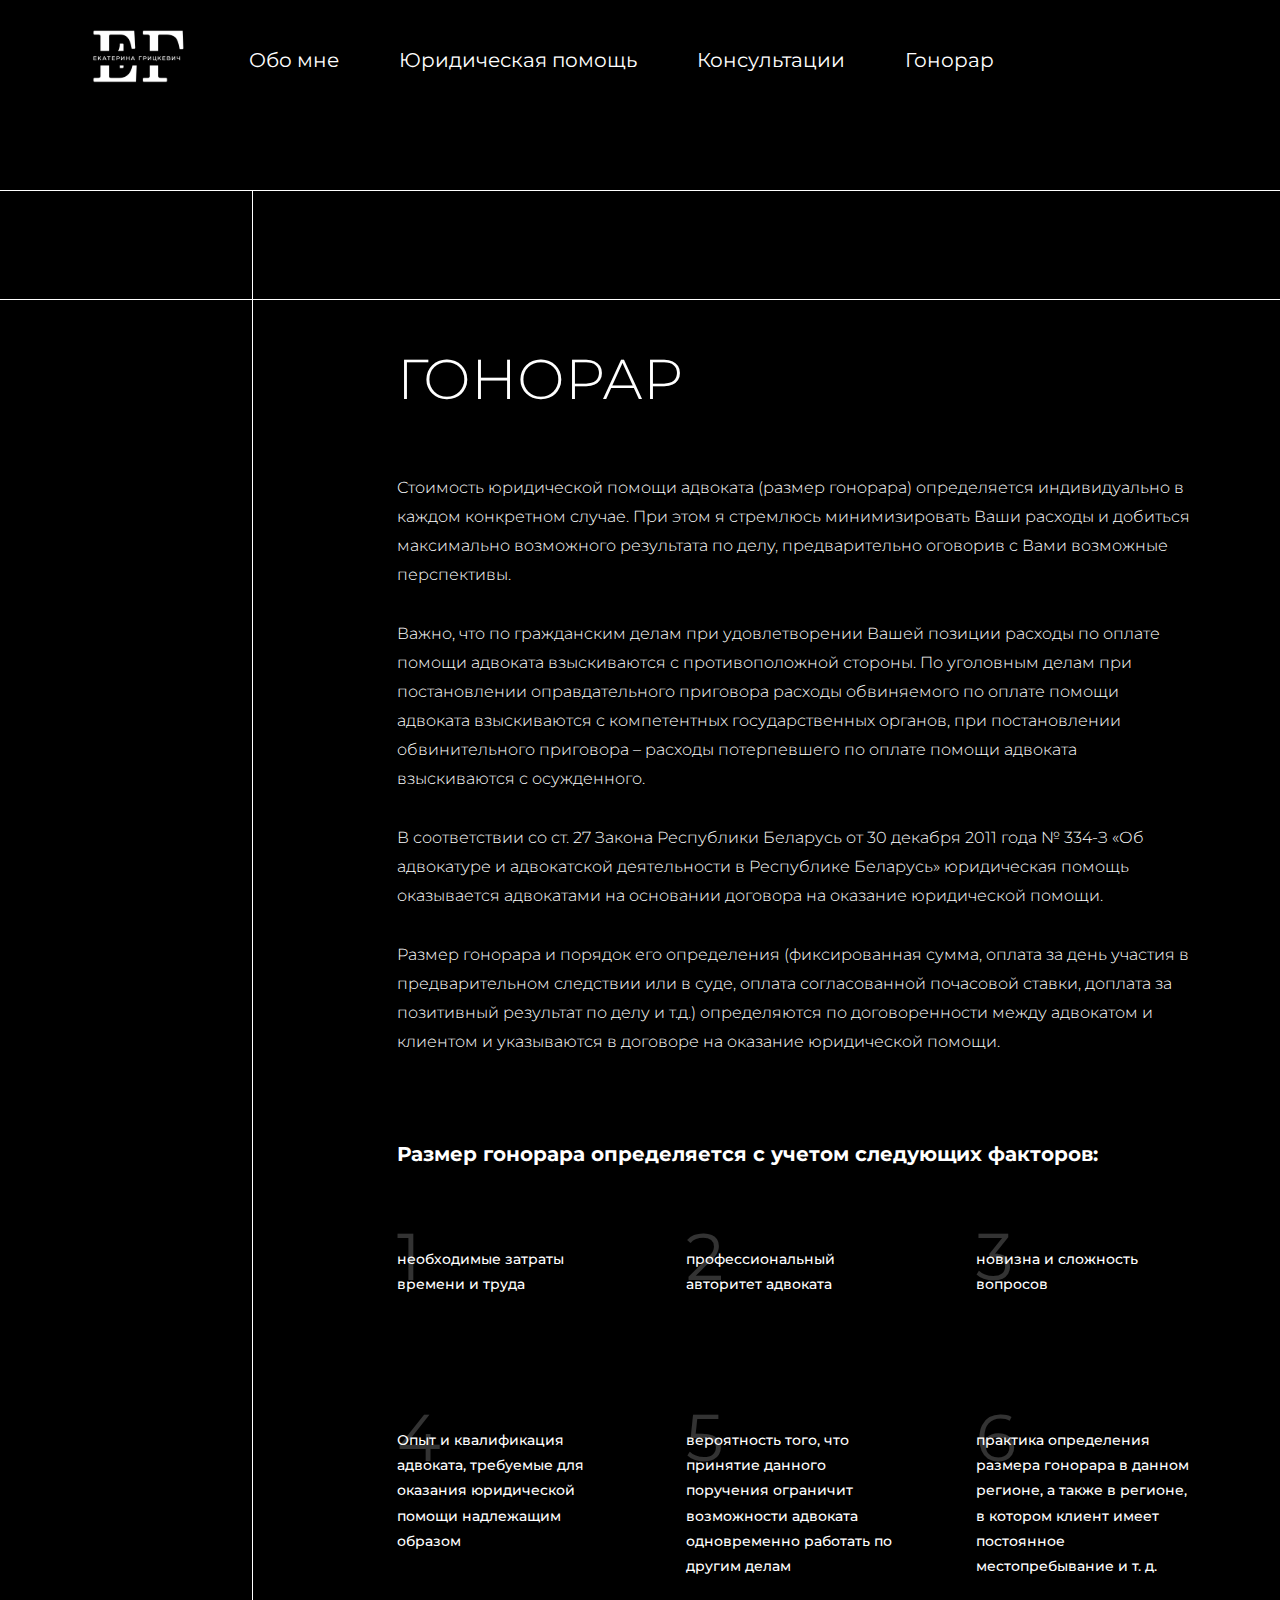
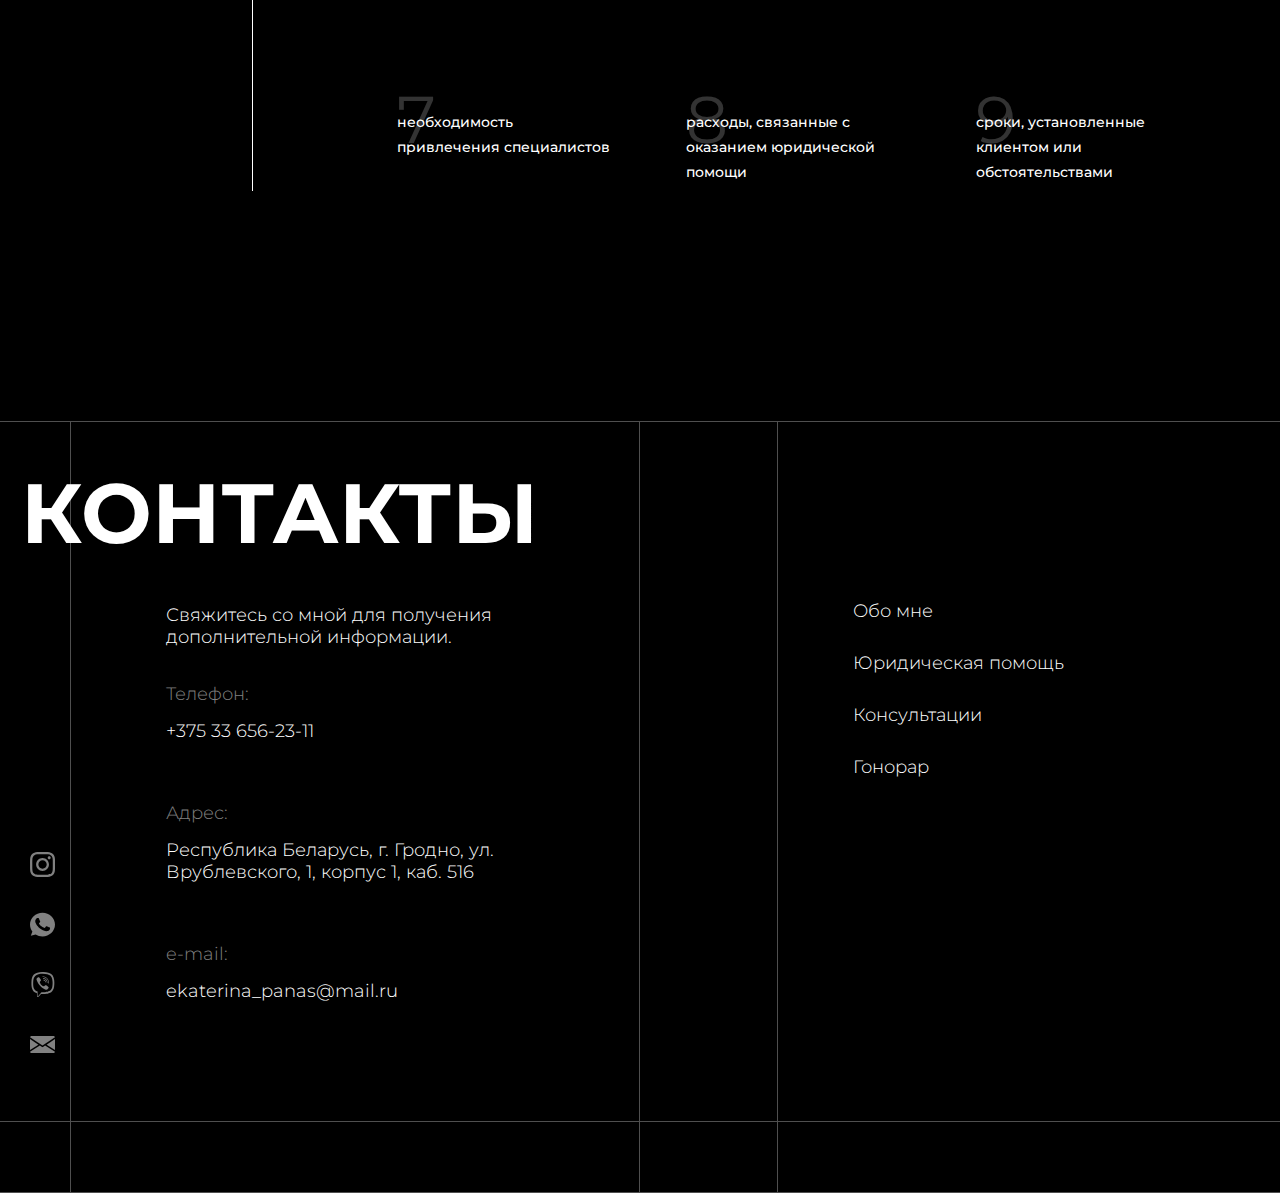
<file: terms.html>
<!DOCTYPE html>
<html lang="ru">
<head>
    <meta charset="UTF-8">
    <meta http-equiv="X-UA-Compatible" content="IE=edge">
    <meta name="viewport" content="width=device-width, initial-scale=1.0">
    <link rel="icon" href="favicon.ico" type="image/x-icon">
    <link rel="stylesheet" href="css/style.css">
    <title>Гонорар</title>
</head>
<body>
    <header class="header">
        <div class="wrapper">
            <div class="header__box">
                <div class="logo">
                    <a class="logo__link" href="/">
                        <img class="logo__link-img" src="img/logo.svg" alt="На Главную">
                    </a>
                </div>
                <nav class="menu">
                    <a href="#" class="menu__btn">
                        <span class="menu__btn-element"></span>
                    </a>
                    <ul class="menu__list">
                        <a href="#" class="menu__btn menu__btn_close">
                            <span class="menu__btn-element menu__btn-element_close"></span>
                        </a>
                        <li class="menu__list-item">
                            <a class="menu__list-item-link" href="#">Обо мне</a>
                        </li>
                        <li class="menu__list-item">
                            <a class="menu__list-item-link" href="#">Юридическая помощь</a>
                        </li>
                        <li class="menu__list-item">
                            <a class="menu__list-item-link" href="#">Консультации</a>
                        </li>
                        <li class="menu__list-item">
                            <a class="menu__list-item-link" href="#">Гонорар</a>
                        </li>
                    </ul>
                </nav>
            </div>
        </div>
    </header>
    <section class="terms">
        <div class="terms__title"></div>
        <div class="wrapper">
            <div class="terms__content">
                <h1 class="terms__content-title">ГОНОРАР</h1>
                <p class="terms__content-description">Стоимость юридической помощи адвоката (размер гонорара) определяется индивидуально в каждом конкретном случае. При этом я стремлюсь минимизировать Ваши расходы и добиться максимально возможного результата по делу, предварительно оговорив с Вами возможные перспективы.</p>
                <p class="terms__content-description">Важно, что по гражданским делам при удовлетворении Вашей позиции расходы по оплате помощи адвоката взыскиваются с противоположной стороны. По уголовным делам при постановлении оправдательного приговора расходы обвиняемого по оплате помощи адвоката взыскиваются с компетентных государственных органов, при постановлении обвинительного приговора – расходы потерпевшего по оплате помощи адвоката взыскиваются с осужденного.</p>
                <p class="terms__content-description">В соответствии со ст. 27 Закона Республики Беларусь от 30 декабря 2011 года № 334-З «Об адвокатуре и адвокатской деятельности в Республике Беларусь» юридическая помощь оказывается адвокатами на основании договора на оказание юридической помощи.</p>
                <p class="terms__content-description">Размер гонорара и порядок его определения (фиксированная сумма, оплата за день участия в предварительном следствии или в суде, оплата согласованной почасовой ставки, доплата за позитивный результат по делу и т.д.) определяются по договоренности между адвокатом и клиентом и указываются в договоре на оказание юридической помощи.</p>
                <h2 class="terms__content-subtitle">Размер гонорара определяется с учетом следующих факторов:</h2>
                <div class="terms__content-box">
                    <div class="terms__content-box-item">
                        <div class="terms__num">1</div>
                        <div class="terms__desc">необходимые затраты времени и труда</div>
                    </div>
                    <div class="terms__content-box-item">
                        <div class="terms__num">2</div>
                        <div class="terms__desc">профессиональный авторитет адвоката</div>
                    </div>
                    <div class="terms__content-box-item">
                        <div class="terms__num">3</div>
                        <div class="terms__desc">новизна и сложность вопросов</div>
                    </div>
                    <div class="terms__content-box-item">
                        <div class="terms__num">4</div>
                        <div class="terms__desc">Опыт и квалификация адвоката, требуемые для оказания юридической помощи надлежащим образом</div>
                    </div>
                    <div class="terms__content-box-item">
                        <div class="terms__num">5</div>
                        <div class="terms__desc">вероятность того, что принятие данного поручения ограничит возможности адвоката одновременно работать по другим делам</div>
                    </div>
                    <div class="terms__content-box-item">
                        <div class="terms__num">6</div>
                        <div class="terms__desc">практика определения размера гонорара в данном регионе, а также в регионе, в котором клиент имеет постоянное местопребывание и т. д.</div>
                    </div>
                    <div class="terms__content-box-item terms__content-box-item-last">
                        <div class="terms__num">7</div>
                        <div class="terms__desc">необходимость привлечения специалистов</div>
                    </div>
                    <div class="terms__content-box-item terms__content-box-item-last">
                        <div class="terms__num">8</div>
                        <div class="terms__desc">расходы, связанные с оказанием юридической помощи</div>
                    </div>
                    <div class="terms__content-box-item terms__content-box-item-last">
                        <div class="terms__num">9</div>
                        <div class="terms__desc">сроки, установленные клиентом или обстоятельствами</div>
                    </div>
                </div>
            </div>
        </div>
    </section>
    <footer class="footer">
        <div class="wrapper">
            <div class="footer__box">
                <div class="footer__box-desc">
                    <h2 class="footer__title">КОНТАКТЫ</h2>
                    <div class="footer__box-list">
                        <p class="footer__box-subtitle">Свяжитесь со мной для получения дополнительной информации.</p>
                        <p class="footer__box-title">Телефон:</p>
                        <a class="footer__box-phone" href="tel:+375336562311">+375 33 656-23-11</a>
                        <p class="footer__box-title">Адрес:</p>
                        <p class="footer__box-address">Республика Беларусь, г. Гродно, ул. Врублевского, 1, корпус 1, каб. 516</p>
                        <p class="footer__box-title">e-mail:</p>
                        <a class="footer__box-email" href="mail:ekaterina_panas@mail.ru">ekaterina_panas@mail.ru</a>
                    </div>
                </div>
                <div class="footer__box-menu">
                   <ul class="footer__menu">
                       <li class="footer__menu-item">
                           <a class="footer__menu-item-link" href="#">Обо мне</a>
                       </li>
                       <li class="footer__menu-item">
                           <a class="footer__menu-item-link" href="#">Юридическая помощь</a>
                       </li>
                       <li class="footer__menu-item">
                           <a class="footer__menu-item-link" href="#">Консультации</a>
                       </li>
                       <li class="footer__menu-item">
                           <a class="footer__menu-item-link" href="#">Гонорар</a>
                       </li>
                   </ul>
                </div>
            </div>
            <div class="footer__icons">
                <a href="#" class="footer__icons-link">
                    <svg class="footer__icons-link-ico" xmlns="http://www.w3.org/2000/svg" viewBox="0 0 20 20">
                        <path d="M19.9804 5.88005C19.9336 4.81738 19.7617 4.0868 19.5156 3.45374C19.2616 2.78176 18.8709 2.18014 18.359 1.68002C17.8589 1.1721 17.2533 0.777435 16.5891 0.527447C15.9524 0.281274 15.2256 0.109427 14.163 0.0625732C13.0924 0.0117516 12.7525 0 10.0371 0C7.32173 0 6.98185 0.0117516 5.91521 0.0586052C4.85253 0.105459 4.12195 0.277459 3.48905 0.523479C2.81692 0.777435 2.2153 1.16814 1.71517 1.68002C1.20726 2.18014 0.812743 2.78573 0.562603 3.44992C0.316431 4.0868 0.144583 4.81341 0.0977295 5.87609C0.0469078 6.9467 0.0351562 7.28658 0.0351562 10.002C0.0351562 12.7173 0.0469078 13.0572 0.0937614 14.1239C0.140615 15.1865 0.312615 15.9171 0.558787 16.5502C0.812743 17.2221 1.20726 17.8238 1.71517 18.3239C2.2153 18.8318 2.82089 19.2265 3.48508 19.4765C4.12195 19.7226 4.84856 19.8945 5.91139 19.9413C6.97789 19.9883 7.31792 19.9999 10.0333 19.9999C12.7487 19.9999 13.0885 19.9883 14.1552 19.9413C15.2179 19.8945 15.9484 19.7226 16.5814 19.4765C17.9255 18.9568 18.9881 17.8941 19.5078 16.5502C19.7538 15.9133 19.9258 15.1865 19.9727 14.1239C20.0195 13.0572 20.0313 12.7173 20.0313 10.002C20.0313 7.28658 20.0273 6.9467 19.9804 5.88005ZM18.1794 14.0457C18.1364 15.0225 17.9723 15.5499 17.8356 15.9015C17.4995 16.7728 16.808 17.4643 15.9367 17.8004C15.5851 17.9372 15.0538 18.1012 14.0809 18.1441C13.026 18.1911 12.7096 18.2027 10.0411 18.2027C7.37255 18.2027 7.05221 18.1911 6.00113 18.1441C5.02438 18.1012 4.49693 17.9372 4.1453 17.8004C3.71171 17.6402 3.31705 17.3862 2.9967 17.0541C2.66461 16.7298 2.41065 16.3391 2.2504 15.9055C2.11366 15.5539 1.94959 15.0225 1.90671 14.0497C1.8597 12.9948 1.8481 12.6783 1.8481 10.0097C1.8481 7.34122 1.8597 7.02087 1.90671 5.96995C1.94959 4.99319 2.11366 4.46575 2.2504 4.11412C2.41065 3.68038 2.66461 3.28586 3.00067 2.96536C3.32483 2.63327 3.71553 2.37931 4.14927 2.21921C4.5009 2.08247 5.03232 1.9184 6.0051 1.87537C7.05999 1.82851 7.37652 1.81676 10.0449 1.81676C12.7174 1.81676 13.0338 1.82851 14.0848 1.87537C15.0616 1.9184 15.589 2.08247 15.9407 2.21921C16.3742 2.37931 16.7689 2.63327 17.0893 2.96536C17.4214 3.28967 17.6753 3.68038 17.8356 4.11412C17.9723 4.46575 18.1364 4.99701 18.1794 5.96995C18.2263 7.02484 18.238 7.34122 18.238 10.0097C18.238 12.6783 18.2263 12.9908 18.1794 14.0457Z"></path>
                        <path d="M10.0371 4.86426C7.20074 4.86426 4.89941 7.16543 4.89941 10.002C4.89941 12.8385 7.20074 15.1397 10.0371 15.1397C12.8737 15.1397 15.1749 12.8385 15.1749 10.002C15.1749 7.16543 12.8737 4.86426 10.0371 4.86426ZM10.0371 13.3347C8.19702 13.3347 6.70442 11.8422 6.70442 10.002C6.70442 8.16172 8.19702 6.66927 10.0371 6.66927C11.8774 6.66927 13.3698 8.16172 13.3698 10.002C13.3698 11.8422 11.8774 13.3347 10.0371 13.3347Z"></path>
                        <path d="M16.5777 4.66109C16.5777 5.32345 16.0406 5.86052 15.3781 5.86052C14.7158 5.86052 14.1787 5.32345 14.1787 4.66109C14.1787 3.99858 14.7158 3.46167 15.3781 3.46167C16.0406 3.46167 16.5777 3.99858 16.5777 4.66109Z"></path>
                    </svg>
                </a>
                <a href="#" class="footer__icons-link">
                    <svg class="footer__icons-link-ico" xmlns="http://www.w3.org/2000/svg" viewBox="0 0 20 19">
                        <path d="M10.0025 0H9.9975C4.48375 0 0 4.26075 0 9.5C0 11.5781 0.705 13.5043 1.90375 15.0682L0.6575 18.5974L4.50125 17.4301C6.0825 18.4253 7.96875 19 10.0025 19C15.5162 19 20 14.7381 20 9.5C20 4.26194 15.5162 0 10.0025 0ZM15.8212 13.4152C15.58 14.0624 14.6225 14.5991 13.8587 14.7559C13.3363 14.8616 12.6537 14.9459 10.3562 14.041C7.4175 12.8844 5.525 10.0474 5.3775 9.86337C5.23625 9.67931 4.19 8.36119 4.19 6.99794C4.19 5.63469 4.91875 4.97088 5.2125 4.68587C5.45375 4.45194 5.8525 4.34506 6.235 4.34506C6.35875 4.34506 6.47 4.351 6.57 4.35575C6.86375 4.36762 7.01125 4.38425 7.205 4.82481C7.44625 5.377 8.03375 6.74025 8.10375 6.88038C8.175 7.0205 8.24625 7.2105 8.14625 7.39456C8.0525 7.58456 7.97 7.66887 7.8225 7.83037C7.675 7.99187 7.535 8.11537 7.3875 8.28875C7.2525 8.43956 7.1 8.60106 7.27 8.88013C7.44 9.15325 8.0275 10.0641 8.8925 10.7956C10.0087 11.7396 10.9137 12.0413 11.2375 12.1695C11.4787 12.2645 11.7662 12.2419 11.9425 12.0638C12.1663 11.8346 12.4425 11.4546 12.7238 11.0806C12.9237 10.8122 13.1763 10.7789 13.4412 10.8739C13.7113 10.963 15.14 11.6339 15.4338 11.7729C15.7275 11.913 15.9212 11.9795 15.9925 12.0971C16.0625 12.2146 16.0625 12.7668 15.8212 13.4152Z"></path>
                    </svg>
                </a>
                <a href="#" class="footer__icons-link">
                    <svg class="footer__icons-link-ico" xmlns="http://www.w3.org/2000/svg" viewBox="0 0 25 25">
                        <path d="M24.12 14.4725C24.8658 8.19433 23.7617 4.23078 21.77 2.43808L21.771 2.43703C18.5565 -0.624425 7.70021 -1.07755 3.85437 2.57453C2.12729 4.36099 1.51895 6.98287 1.45229 10.2287C1.38562 13.4756 1.30645 19.5579 6.97416 21.2079H6.97937L6.97416 23.7277C6.97416 23.7277 6.93562 24.7485 7.58771 24.9537C8.33354 25.1954 8.67104 24.7214 10.9908 21.9506C14.87 22.287 17.8492 21.5162 18.1877 21.4037C18.971 21.1412 23.4033 20.5547 24.12 14.4725ZM11.3731 20.1777C11.3731 20.1777 8.91791 23.2391 8.15437 24.0339C7.90437 24.2922 7.63041 24.2683 7.63458 23.7558C7.63458 23.4193 7.65333 19.5725 7.65333 19.5725C2.84812 18.1954 3.13145 13.0162 3.18354 10.3068C3.23562 7.59641 3.73145 5.37662 5.19396 3.88183C8.56791 0.718283 18.0856 1.42558 20.5106 3.70474C23.4752 6.33287 22.42 13.7579 22.4262 14.011C21.8169 19.0881 18.2252 19.41 17.5648 19.6297C17.2825 19.7235 14.6627 20.3975 11.3731 20.1777Z" fill="#818181"></path>
                        <path d="M12.7314 4.47607C12.3304 4.47607 12.3304 5.10107 12.7314 5.10628C15.8429 5.13024 18.4054 7.29899 18.4335 11.2771C18.4335 11.6969 19.0481 11.6917 19.0429 11.2719H19.0419C19.0085 6.98545 16.2106 4.50003 12.7314 4.47607Z"></path>
                        <path d="M16.8243 10.6177C16.8149 11.0323 17.4285 11.0521 17.4337 10.6323C17.4847 8.26879 16.0274 6.32191 13.2889 6.1167C12.8878 6.08754 12.8462 6.71775 13.2462 6.74691C15.6212 6.92712 16.8722 8.54795 16.8243 10.6177Z"></path>
                        <path d="M16.1681 13.3062C15.6536 13.0083 15.1296 13.1937 14.9129 13.4864L14.4598 14.0729C14.2296 14.3708 13.7994 14.3312 13.7994 14.3312C10.6598 13.501 9.82022 10.2156 9.82022 10.2156C9.82022 10.2156 9.78168 9.77078 10.0692 9.53224L10.6358 9.06349C10.9192 8.83849 11.0983 8.29682 10.8098 7.76453C10.039 6.37182 9.52126 5.89161 9.25772 5.52286C8.98063 5.17599 8.56397 5.09786 8.13063 5.33224H8.12126C7.22022 5.85932 6.23376 6.84578 6.54938 7.8614C7.08793 8.93224 8.07751 12.3458 11.2317 14.9249C12.714 16.1447 15.0598 17.3947 16.0556 17.6833L16.065 17.6979C17.0463 18.0249 18.0004 16.9999 18.5098 16.0718V16.0645C18.7358 15.6156 18.6608 15.1906 18.3306 14.9124C17.7452 14.3416 16.8619 13.7114 16.1681 13.3062Z"></path>
                        <path d="M13.7179 8.44167C14.7189 8.5 15.2044 9.02292 15.2564 10.0969C15.2752 10.5167 15.8846 10.4875 15.8658 10.0677C15.7991 8.66562 15.0679 7.88437 13.7512 7.81146C13.3502 7.7875 13.3127 8.41771 13.7179 8.44167Z"></path>
                    </svg>
                </a>
                <a href="#" class="footer__icons-link">
                    <svg class="footer__icons-link-ico" xmlns="http://www.w3.org/2000/svg" viewBox="0 0 20 20">
                        <path d="M13.2573 10.1024L19.9998 14.3649V5.65991L13.2573 10.1024Z"></path>
                        <path d="M0 5.65991V14.3649L6.7425 10.1024L0 5.65991Z" ></path>
                        <path d="M18.7501 3.125H1.2501C0.626347 3.125 0.131348 3.59 0.0375977 4.18875L10.0001 10.7525L19.9626 4.18875C19.8688 3.59 19.3738 3.125 18.7501 3.125Z"></path>
                        <path d="M12.1125 10.8577L10.3438 12.0227C10.2388 12.0914 10.12 12.1252 10 12.1252C9.88005 12.1252 9.7613 12.0914 9.6563 12.0227L7.88755 10.8564L0.0400391 15.8202C0.136289 16.4139 0.628789 16.8752 1.25004 16.8752H18.7501C19.3713 16.8752 19.8638 16.4139 19.9601 15.8202L12.1125 10.8577Z"></path>
                    </svg>
                </a>
            </div>
        </div>
        <div class="footer__copy"></div>
    </footer>
<script src="js/jquery.min.js"></script>
<script src="js/slick.min.js"></script>
<script src="js/main.js"></script>  
</body>
</html>
</file>
<file: css/style.css>
@import url('https://fonts.googleapis.com/css2?family=Montserrat:wght@300;400;500;700&display=swap');
html, body {
    margin: 0;
	padding: 0;
	font-family: 'Montserrat', sans-serif;
	font-weight: 300;
	box-sizing: border-box;
    font-size: 16px;
	line-height: 20px;
}
*, ::after, ::before {
    box-sizing: border-box;
}
body {
	overflow-x: hidden;
}
.header{
	position: relative;
	width: 100%;
	background-color: #000;
}
.wrapper{
	position: relative;
	width: 100%;
    padding-right: 15px;
    padding-left: 15px;
    margin-right: auto;
    margin-left: auto;
}
.header__box{
	display: flex;
	align-items: center;
	justify-content: flex-start;
	height: 120px;
}
.logo__img{
	width: 100%;
	max-width: 105px;
}
.menu__list{
	margin: 0;
    padding: 0;
    display: flex;
    list-style-type: none;
    padding-left: 60px;
}
.menu__list-item{
	padding-right: 60px;
}
.menu__list-item_last{
	padding-right: 0px;
}
.menu__list-item-link{
	text-decoration: none;
	font-weight: 400;
	font-size: 20px;
	line-height: 24px;
	color: #fff;
}
.hero{
	position: relative;
	width: 100%;
	background-image: url(../img/hero-bg.jpg);
	background-size: cover;
	background-position: center;
}
.hero::before{
	position: absolute;
	top: 0;
	left: 0;
	width: 100%;
	height: 100%;
	content: '';
	background: rgba(0, 0, 0, 0.4);
	z-index: 1;
}
.hero__box{
	position: relative;
	display: flex;
	flex-direction: column;
	padding: 190px 0 115px;
	z-index: 2;
}
.hero__title{
	width: 80%;
	font-weight: 700;
	font-size: 76px;
	line-height: 70px;
	color: #FFFFFF;
	margin: 0;
	padding-bottom: 140px;
}
.hero__description{
	margin: 0;
	width: 30%;
	font-size: 16px;
	line-height: 20px;
	color: #FFFFFF;
	padding-bottom: 30px;
}
.hero__description_last{
	padding-bottom: 0;
}
.hero__pic{
	width: 30%;
	max-width: 230px;
	padding-top: 120px;
}
.hero__down{
	display: flex;
    justify-content: center;
}
.hero__down-icon{
	max-width: 72px;
}
.about{
	position: relative;
	width: 100%;
	background: #000000;
	padding: 100px 0 175px;
}
.about__letters{
	position: absolute;
	left: -40px;
	font-weight: 700;
	font-size: 337px;
	line-height: 411px;
	color: rgba(180, 153, 107, 0.4);
    -webkit-text-stroke: 1px rgba(180, 153, 107, 0.4);
    -webkit-text-fill-color: black;
}
.about__box{
	display: flex;
	justify-content: space-between;
	flex-wrap: wrap;
	margin-right: -15px;
    margin-left: -15px;
	padding-top: 285px;
}
.about__content{
	position: relative;
	width: 100%;
	padding-right: 15px;
	padding-left: 15px;
}
.about__content-title{
	margin: 0;
	font-weight: 700;
	font-size: 70px;
	line-height: 85px;
	letter-spacing: 0.03em;
	color: #FFFFFF;
}
.about__content-description{
	margin: 0;
	padding-top: 170px;
	padding-bottom: 60px;
	font-weight: 300;
	font-size: 16px;
	line-height: 160%;
	color: #FFFFFF;
}
.about__content-link{
	text-decoration: none;
	font-weight: 300;
	font-size: 16px;
	line-height: 20px;
	color: #FFFFFF;
}
.about__statistics{
	position: relative;
	width: 100%;
	padding-right: 15px;
	padding-left: 15px;
	display: flex;
	justify-content: space-between;
	flex-wrap: wrap;
}
.about__statistics-item{
	position: relative;
	width: 100%;
	padding-right: 15px;
	padding-left: 15px;
	margin-bottom: 90px;
}
.about__description{
	margin: 0;
	font-weight: 300;
	font-size: 14px;
	line-height: 15px;
	color: rgba(255, 255, 255, 0.6);
}
.about__num{
	display: block;
	margin: 0;
	font-weight: bold;
	font-size: 75px;
	line-height: 90px;
	color: #FFFFFF;
	padding-bottom: 10px;
}
.help{
	position: relative;
	width: 100%;
	background: #000000;
	padding: 0px 0 375px;
}
.help__letters{
	position: absolute;
	top: -240px;
	left: -40px;
	font-weight: 700;
	font-size: 337px;
	line-height: 411px;
	color: rgba(180, 153, 107, 0.4);
    -webkit-text-stroke: 1px rgba(180, 153, 107, 0.4);
    -webkit-text-fill-color: black;
}
.help__title{
	position: relative;
	margin: 0;
	max-width: 40%;
	font-weight: 700;
	font-size: 50px;
	line-height: 61px;
	color: #FFFFFF;
	padding-top: 45px;
}
.help__box{
	display: flex;
	justify-content: flex-start;
	flex-wrap: wrap;
	margin-right: -15px;
    margin-left: -15px;
	margin-top: 130px;
}
.help__box-item{
	position: relative;
	width: 100%;
	padding-right: 15px;
	padding-left: 15px;
}
.help__box-col{
	position: relative;
	width: 100%;
	padding-right: 15px;
	padding-left: 15px;
	margin-bottom: 95px;
}
.help__box-img{
	width: 100%;
}
.help__box-description{
	margin: 0;
    font-weight: 300;
    font-size: 16px;
    line-height: 24px;
    color: #FFFFFF;
    padding-bottom: 20px;
}
.help__v-border{
	width: 105%;
	margin-left: -5%;
	border: 1px solid #FFFFFF;
}
.help__h-border{
	width: 0px;
    height: 545px;
    margin-left: -20px;
    margin-top: -495px;
    border: 1px solid #FFFFFF;
}
.job{
	position: relative;
	width: 100%;
	background: #000000;
	padding: 0 0 260px;
}
.job__row{
	position: relative;
	width: 100%;
	display: flex;
	justify-content: flex-end;
}
.job__letters{
	position: absolute;
	top: -290px;
	right: 43%;
	font-weight: 700;
	font-size: 397px;
	line-height: 484px;
	color: rgba(180, 153, 107, 0.4);
    -webkit-text-stroke: 1px rgba(180, 153, 107, 0.4);
    -webkit-text-fill-color: black;
}
.job__title{
	position: relative;
	margin: 0;
	max-width: 75%;
	font-weight: 700;
	font-size: 50px;
	line-height: 61px;
	color: #FFFFFF;
}
.job__box{
	display: flex;
    justify-content: flex-start;
    flex-wrap: wrap;
    margin-right: -15px;
    margin-left: -15px;
	padding-top: 230px;
}
.job__box-item{
	position: relative;
	display: flex;
	flex-direction: column;
	align-items: center;
	width: 100%;
	padding-right: 15px;
	padding-left: 15px;
}
.job__box-title{
	margin: 0;
	text-align: center;
	font-weight: 400;
	font-size: 18px;
	line-height: 22px;
	color: #FFFFFF;
	padding-bottom: 100px;
	max-height: 94px;
}
.job__box-svg{
	width: 92px;
	height: 91px;
	fill: #B4996B;
}
.job__box-description{
	margin: 0;
	padding-top: 70px;
	font-weight: 300;
	font-size: 14px;
	line-height: 17px;
	text-align: center;
	color: #FFFFFF;
}
.task{
	position: relative;
	width: 100%;
	background-color: #DDDEDC;
	padding: 185px 0 230px;
}
.task__row{
	display: flex;
	justify-content: flex-end;
}
.task__letters{
	position: absolute;
	top: -272px;
	right: 15%;
	font-weight: 700;
	font-size: 397px;
	line-height: 484px;
	color: rgba(0, 0, 0, 0.4);
    -webkit-text-stroke: 1px rgba(0, 0, 0, 0.4);
    -webkit-text-fill-color: #DDDEDC;
}
.task__title{
	position: relative;
	margin: 0;
	max-width: 425px;
	font-weight: 700;
	font-size: 70px;
	line-height: 85px;
	text-align: right;
	color: #000000;
	padding-bottom: 110px;
}
.task__box{
	display: flex;
    justify-content: space-between;
    flex-wrap: wrap;
    margin-right: -15px;
    margin-left: -15px;
}
.task__box-item{
	position: relative;
	display: flex;
	flex-direction: column;
	align-items: flex-end;
	width: 100%;
	padding-right: 15px;
	padding-left: 15px;
}
.task__box-pic{
	align-items: center;
	margin-top: -150px;
}
.task__box-img{
	max-width: 100%;
}
.task__box-description{
	margin: 0;
	font-weight: 300;
	font-size: 16px;
	line-height: 20px;
	text-align: right;
	color: #000000;
	padding-bottom: 30px;
	width: 100%;
	max-width: 425px;
}
.task__box-description:last-child{
	margin-bottom: 90px;
}
.task__v-border{
	width: 105%;
    border: 1px solid #FFFFFF;
}
.task__h-border{
	position: absolute;
    right: -10px;
    width: 0px;
    height: 725px;
    margin-left: -20px;
    margin-top: -685px;
    border: 1px solid #FFFFFF;
}
.task::before{
	position: absolute;
    bottom: 0;
    content: "";
    width: 100%;
    height: 80px;
    background-color: #000000;
}
.footer{
	position: relative;
	width: 100%;
	background: #000000;
	border-top: 1px solid #4F4F4F;
	border-bottom: 1px solid #4F4F4F;
}
.footer__box{
	display: flex;
	justify-content: flex-start;
	flex-wrap: wrap;
	margin-right: -15px;
    margin-left: -15px;
}
.footer__box-desc{
	position: relative;
	width: 100%;
	padding-right: 15px;
	padding-left: 15px;
	padding-bottom: 190px;
	border-left: 1px solid #4F4F4F;
    border-right: 1px solid #4F4F4F;
}
.footer__box-menu{
	position: relative;
	width: 100%;
	padding-right: 15px;
	padding-left: 15px;
	border-left: 1px solid #4F4F4F;
	border-right: 1px solid #4F4F4F;
}
.footer__title{
	margin: 0;
	font-weight: 700;
	font-size: 84px;
	line-height: 102px;
	color: #FFFFFF;
	padding-top: 40px;
	padding-bottom: 40px;
	margin-left: -65px;
}
.footer__box-list{
	display: flex;
	flex-direction: column;
	padding-left: 80px;
}
.footer__box-subtitle{
	margin: 0;
	font-weight: 300;
	font-size: 18px;
	line-height: 22px;
	color: #FFFFFF;
	padding-bottom: 35px;
}
.footer__box-title{
	margin: 0;
	font-weight: 300;
	font-size: 18px;
	line-height: 22px;
	color: #818181;
	padding-bottom: 15px;
}
.footer__box-phone{
	margin: 0;
	text-decoration: none;
	font-weight: 300;
	font-size: 18px;
	line-height: 22px;
	color: #FFFFFF;
	padding-bottom: 60px;
}
.footer__box-address{
	margin: 0;
	text-decoration: none;
	font-weight: 300;
	font-size: 18px;
	line-height: 22px;
	color: #FFFFFF;
	padding-bottom: 60px;
}
.footer__box-email{
	margin: 0;
	text-decoration: none;
	font-weight: 300;
	font-size: 18px;
	line-height: 22px;
	color: #FFFFFF;
}
.footer__menu{
	margin: 0;
	display: flex;
	flex-direction: column;
	padding-top: 178px;
	padding-left: 15%;
}
.footer__menu-item{
	padding-bottom: 30px;
}
.footer__menu-item-link{
	text-decoration: none;
	font-weight: 300;
	font-size: 18px;
	line-height: 22px;
	color: #FFFFFF;
}
.footer__icons{
	display: flex;
    flex-direction: column;
    position: absolute;
    bottom: 100px;
    left: -40px;
}
.footer__icons-link{
	text-decoration: none;
    padding-bottom: 30px;
}
.footer__icons-link-ico{
	width: 25px;
	height: 25px;
	fill: #818181;
}
.footer__copy{
	position: absolute;
    background-color: transparent;
    height: 1px;
    width: 100%;
    border-top: 1px solid #4F4F4F;
    z-index: 1;
    bottom: 70px;
}
.about-me{
	position: relative;
	width: 100%;
	background: #000000;
	padding: 70px 0 0;
	border-bottom: 1px solid #FFFFFF;
}
.about-me__title{
	margin: 0;
    display: flex;
    justify-content: center;
    font-weight: 400;
    font-size: 46px;
    line-height: 56px;
    color: #FFFFFF;
    border-top: 1px solid #FFFFFF;
    border-bottom: 1px solid #FFFFFF;
    padding: 30px 29px;
}
.about-me__box{
	display: flex;
	justify-content: flex-start;
	flex-wrap: wrap;
	margin-right: -15px;
    margin-left: -15px;
	padding-top: 75px;
}
.about-me__col{
	position: relative;
	width: 100%;
	padding-right: 15px;
	padding-left: 15px;
}
.about-me__pictures{
	padding-right: 0px;
}
.about-me__img{
	width: 100%;
	padding-right: 55px;
	padding-bottom: 65px;
	border-bottom: 1px solid #FFFFFF;
}
.about-me__border{
	border-left: 1px solid #FFFFFF;
}
.about-me__desc{
	margin: 0;
	font-weight: 300;
	font-size: 14px;
	line-height: 21px;
	color: #FFFFFF;
	padding-bottom: 20px;
	padding-left: 12px;
}
.about-me__pic{
	display: flex;
	justify-content: center;
	padding-bottom: 50px;
	padding: 80px 0 50px;
}
.about-me__pic-img{
	width: 100%;
	max-width: 410px;
	padding-right: 0;
}
.about-me__description{
	margin: 0;
	font-weight: 300;
	font-size: 14px;
	line-height: 21px;
	color: #FFFFFF;
	padding-top: 40px;
	padding-right: 55px;
}
.slider{
	position: relative;
	width: 100%;
	background: #000000;
	padding: 180px 0 230px;
}
.slider__box{
	display: flex;
	justify-content: flex-start;
	flex-wrap: wrap;
	margin-right: -15px;
    margin-left: -15px;
}
.slider__box-item{
	position: relative;
	width: 100%;
	padding-right: 15px;
	padding-left: 15px;
}
.slider__img{
	max-width: 100%;
	max-height: 365px;
}
.slider__box .slick-prev{
	position: absolute;
    display: block;
    width: 44px;
    height: 22px;
    line-height: 0;
    font-size: 0;
    cursor: pointer;
    background: 0 0;
    color: transparent;
	left: -65px;
    top: 50%;
    -webkit-transform: translate(0,-50%);
    -ms-transform: translate(0,-50%);
    transform: translate(0,-50%);
    padding: 0;
    border: none;
    outline: 0;
    -webkit-transform: matrix(-1,0,0,1,0,0) translateY(-50%);
    -ms-transform: matrix(-1,0,0,1,0,0) translateY(-50%);
    transform: matrix(-1,0,0,1,0,0) translateY(-50%);
	z-index: 999;
}
.slider__box .slick-next{
	position: absolute;
    display: block;
	width: 44px;
    height: 22px;
    line-height: 0;
    font-size: 0;
    cursor: pointer;
    background: 0 0;
    color: transparent;
	right: -65px;
    top: 50%;
    -webkit-transform: translate(0,-50%);
    -ms-transform: translate(0,-50%);
    transform: translate(0,-50%);
    padding: 0;
    border: none;
    outline: 0;;
    -webkit-transform: matrix(1,0,0,1,0,0) translateY(-50%);
    -ms-transform: matrix(1,0,0,1,0,0) translateY(-50%);
    transform: matrix(1,0,0,1,0,0) translateY(-50%);
}
.slick-prev:before{
	content: url(../img/slider-right.svg);
}
.slick-next:before{
	content: url(../img/slider-right.svg);
}
.terms{
	position: relative;
	width: 100%;
	background: #000000;
	padding: 70px 0 230px;
}
.terms__title{
	margin: 0;
	width: 100%;
	height: 110px;
	border-top: 1px solid #FFFFFF;
    border-bottom: 1px solid #FFFFFF;
}
.terms__content{
	flex: 0 0 100%;
	max-width: 100%;
	margin-top: -110px;
	margin-left: 15%;
	padding-left: 13%;
	border-left: 1px solid #FFFFFF;
}
.terms__content-title{
	margin: 0;
	font-weight: 300;
	font-size: 56px;
	line-height: 68px;
	color: #FFFFFF;
	padding-top: 155px;
	padding-bottom: 60px;
}
.terms__content-description{
	margin: 0;
	font-weight: 300;
	font-size: 16px;
	line-height: 29px;
	color: #FFFFFF;
	padding-bottom: 30px;
}
.terms__content-subtitle{
	margin: 0;
	font-weight: 700;
	font-size: 20px;
	line-height: 36px;
	color: #FFFFFF;
	padding-top: 50px;
	padding-bottom: 75px;
}
.terms__content-box{
	display: flex;
	justify-content: flex-start;
	flex-wrap: wrap;
	margin-right: -35px;
    margin-left: -35px;
}
.terms__content-box-item{
	position: relative;
	width: 100%;
	padding-right: 35px;
	padding-left: 35px;
	padding-bottom: 130px;
}
.terms__content-box-item-last{
	padding-bottom: 5px;
}
.terms__num{
	position: absolute;
	top: -30px;
	margin: 0;
	font-weight: normal;
	font-size: 66px;
	line-height: 80px;
	color: rgba(255, 255, 255, 0.2);
}
.terms__desc{
	font-weight: 500;
	font-size: 14px;
	line-height: 181.9%;
	color: #FFFFFF;
}
.consultation{
	position: relative;
	padding: 75px 0 0;
}
.consultation::before{
	position: absolute;
	bottom: 0;
	content: "";
	width: 100%;
	height: 80px;
	background-color: #000000;
}
.consultation__pic{
	position: absolute;
    bottom: 80px;
    right: 0;
    display: flex;
	max-width: 50%;
}
.consultation__pic-img{
	width: 100%;
}
.consultation__box{
	display: flex;
	flex-direction: column;
	flex: 0 0 65%;
	max-width: 65%;
	padding-right: 80px;
	padding-bottom: 335px;
}
.consultation__box-title{
	margin: 0;
	font-weight: 700;
	font-size: 31px;
	line-height: 53px;
	color: #000000;
	max-width: 290px;
	padding-bottom: 50px;
}
.contact__form{
	display: flex;
	flex-direction: column;
}
.contact__form-title{
	font-weight: 300;
    font-size: 18px;
    line-height: 29px;
    color: rgba(191, 191, 191);
}
.contact__form-input{
	padding-bottom: 4px;
    margin-bottom: 40px;
	font-weight: 300;
	font-size: 18px;
	line-height: 29px;
	color: rgba(191, 191, 191, 0.68);
	border: 1px solid #BFBFBF;;
}
.contact__form-btn{
	max-width: 258px;
	padding: 22px 0;
	background-color: #000000;
	font-weight: 600;
	font-size: 18px;
	line-height: 29px;
	border: none;
	color: #FFFFFF;
}
.services{
	position: relative;
	width: 100%;
	background-color: #000000;
	padding: 120px 0 510px;
}
.services__box{
	display: flex;
	justify-content: flex-start;
	flex-wrap: wrap;
	margin-right: -15px;
    margin-left: -15px;
}
.services__box-menu{
	display: flex;
	flex-direction: column;
	flex: 0 0 30%;
	max-width: 30%;
	padding-left: 15px;
	padding-right: 15px;
	padding-top: 15px;
}
.services__link{
	text-decoration: none;
	font-weight: 500;
	font-size: 20px;
	line-height: 24px;
	color: #FFFFFF;
	padding-bottom: 40px;
}
.services__content{
	position: absolute;
    background-color: #fff;
    top: 120px;
    right: 0;
    width: 65%;
    padding: 20px 0px 120px 60px;
}
.services__title{
	margin: 0;
	font-weight: normal;
	font-size: 60px;
	line-height: 115px;
	color: #000000;
	padding-bottom: 25px;
	max-width: 100%;
    padding-right: 15px;
}
.services__description{
	max-width: 100%;
    padding-right: 30px;
	margin: 0;
	padding-bottom: 25px;
	font-weight: 400;
	font-size: 18px;
	line-height: 35px;
	color: #000000;
}
.services__list{
	max-width: 100%;
	padding-left: 20px;
	padding-right: 30px;
	margin: 0;
	font-weight: 400;
	font-size: 18px;
	line-height: 35px;
	color: #000000;
}
.mfp-counter{
	display: none;
}
/* Page FAQ */
.faq{
	position: relative;
	padding-bottom: 150px;
	background-color: #D3D3D3;
}
.faq__row{
	position: relative;
	display: flex;
	flex-wrap: wrap;
	margin-left: -15px;
	margin-right: -15px;
}
.faq__row__title{
	position: relative;
	display: flex;
	align-items: flex-end;
	flex: 0 0 62%;
	max-width: 62%;
	padding-left: 15px;
	padding-right: 15px;
	padding-bottom: 150px;
}
.faq__row__title h1{
	position: relative;
	font-weight: 700;
	font-size: 70px;
	line-height: 85px;
	color: #000000;
	margin: 0;
	text-transform: uppercase;
}
.faq__row__letters{
	position: absolute;
    bottom: 150px;
    left: -75px;
    font-weight: 700;
    font-size: 397px;
    line-height: 90%;
    color: rgba(0, 0, 0, 0.4);
    -webkit-text-stroke: 1px rgba(0, 0, 0, 0.4);
    -webkit-text-fill-color: #D3D3D3;
}
.faq__row__img{
	position: relative;
	display: flex;
	flex: 0 0 38%;
	max-width: 38%;
	padding-left: 15px;
	padding-right: 15px;
}
.faq__row__img img{
	max-width: 100%;
}
.faq__tabs{
	position: relative;
	padding-top: 70px;
}
.faq__tabs--first{
	padding-top: 25px;
}
.faq__title{
	font-weight: 700;
	font-size: 40px;
	line-height: 120%;
	text-transform: uppercase;
	color: #000000;
	margin: 0;
	padding-bottom: 20px;
}
.faq__tabs__items{
	display: flex;
	flex-direction: column;
}
.faq__tabs__title{
	display: flex;
	justify-content: space-between;
	align-items: center;
	padding: 20px 0;
	border-bottom: 3px solid #000;
	cursor: pointer;
}
.faq__tabs__title--active{
	padding-bottom: 0px;
    border-bottom: none;
}

.faq__tabs__title h2{
	display: block;
	font-weight: 700;
	font-size: 20px;
	line-height: 120%;
	color: #000000;
	margin: 0;
}
.faq__tabs__title aside{
	display: block;
	font-weight: 700;
	font-size: 20px;
	line-height: 120%;
}
.faq__tabs__content{
	position: relative;
	display: none;
	padding-top: 20px;
}
.faq__tabs__content--active{
	display: block;
	border-bottom: 3px solid #000;
}
.faq__tabs__content p{
	margin: 0;
	font-weight: 500;
	font-size: 16px;
	line-height: 125%;
	text-align: justify;
	color: #000000;
	padding-bottom: 20px;
}
/* Page FAQ */
@media (min-width: 576px){
	.wrapper{
		max-width: 540px;
	}
}
@media (min-width: 768px){
	.wrapper{
		max-width: 720px;
	}
	.about__content{
		flex: 0 0 40%;
    	max-width: 40%;
	}
	.about__statistics{
		flex: 0 0 50%;
    	max-width: 50%;
	}
	.about__statistics-item{
		flex: 0 0 50%;
    	max-width: 50%;
	}
	.about__statistics-item_offset{
		padding-left: 15%;
	}
	.help__box-col{
		flex: 0 0 40%;
    	max-width: 40%;
	}
	.help__box-item{
		padding-left: 11%;
		flex: 0 0 55%;
		max-width: 55%;
	}
	.job__box-item{
		flex: 0 0 33.3333333%;
		max-width: 33.3333333%;
		padding-left: 70px;
		padding-right: 70px;
	}
	.job__box-item:first-child{
		padding-left: 15px;
	}
	.job__box-item:last-child{
		padding-right: 15px;
	}
	.task__box-item{
		flex: 0 0 60%;
		max-width: 60%;
		padding-left: 15px;
		padding-right: 15px;
	}
	.task__box-item:last-child{
		flex: 0 0 40%;
		max-width: 40%;
	}
	.slider__img{
		max-height: 230px;
	}
	.footer__box-desc{
		flex: 0 0 50%;
    	max-width: 50%;
	}
	.footer__box-menu{
		margin-left: 12%;
		flex: 0 0 38%;
		max-width: 38%;
		border-left: 1px solid #4F4F4F;
		border-right: none;
	}
	.about-me__col{
		flex: 0 0 50%;
    	max-width: 50%;
	}
	.slider__box-item{
		flex: 0 0 50%;
    	max-width: 50%;
	}
	.terms__content-box-item{
		flex: 0 0 50%;
    	max-width: 50%;
	}
}
@media (min-width: 992px){
	.wrapper{
		max-width: 960px;
	}
	.consultation__pic{
		max-width: 450px;
	}
	.terms__content-box-item{
		flex: 0 0 33.3333333%;
    	max-width: 33.3333333%;
	}
	.slider__img{
		max-height: 365px;
	}
}
@media (min-width: 1200px){
	.wrapper{
		max-width: 1140px;
	}
	.consultation__pic{
		max-width: 510px;
	}
}
@media (max-width: 1200px){
	.menu__list-item {
		padding-right: 50px;
	}
	.footer__title{
		font-size: 62px;
    	line-height: 78px;
		margin-left: 0px;
	}
	.footer__menu{
		padding-top: 155px;
	}
	.footer__icons{
		left: 15px;
	}
	.hero{
		padding-bottom: 30px;
	}
	.about{
		padding: 55px 0 200px;
	}
	.about__content-title{
		font-size: 58px;
		line-height: 70px;	
	}
	.about__num{
		font-size: 58px;
    	line-height: 70px;
	}
	.about__content-description{
		padding-top: 140px;
		padding-bottom: 50px;
	}
	.about__statistics-item{
		margin-bottom: 75px;
	}
	.about__box{
		padding-top: 215px;
	}
	.about__letters{
		font-size: 253px;
		line-height: 310px;
	}
	.help{
		padding: 0 0 245px;
	}
	.help__letters{
		font-size: 253px;
		line-height: 310px;
		top: -205px;
	}
	.help__title{
		font-size: 40px;
		line-height: 50px;
		padding-top: 0;
	}
	.help__box{
		margin-top: 110px;
	}
	.job__letters{
		top: -240px;
    	right: 53%;
		font-size: 330px;
		line-height: 400px;
	}
	.job__title{
		max-width: 85%;
		font-size: 40px;
    	line-height: 50px;
	}
	.job__box{
		padding-top: 190px;
	}
	.task{
		padding: 155px 0 230px;
	}
	.task__letters{
		font-size: 253px;
		line-height: 310px;
		top: -205px;
		right: 25%;
	}
	.task__title{
		font-size: 58px;
    	line-height: 70px;
	}
	.services__content{
		width: 60%;
		padding: 20px 0px 80px 30px;
	}
	.services__title{
		font-size: 45px;
    	line-height: 85px;
	}
	.slider__box .slick-prev{
		left: -20px;
	}
	.slider__box .slick-next{
		right: -20px;
	}
	.faq__row__title{
		flex: 0 0 70%;
		max-width: 70%;
	}
	.faq__row__img{
		flex: 0 0 30%;
		max-width: 30%;
	}
	.faq__row__letters{
		left: -35px;
	}
}
@media (max-width: 992px){
	.header__box{
		justify-content: space-between;
	}
	.menu__list{
		display: flex;
		flex-direction: column;
		justify-content: flex-start;
		align-items: baseline;
		position: fixed;
		top: 0;
		right: 0;
		bottom: 0;
		left: auto;
		z-index: 999;
		width: 420px;
		height: 100%;
		background-color: #000000;
		transform: translate3d(420px, 0px, 0px);
		transition: transform 225ms cubic-bezier(0, 0, 0.2, 1) 0ms;
	}
	.menu__list_active{
		transform: translate3d(0px, 0px, 0px);
		padding-top: 25px;
	}
	.menu__list-item{
		padding: 0 0 25px;
	}
	.menu__btn {
		position: relative;
		width: 30px;
        height: 30px;
        background-color: transparent;
        cursor: pointer;
		padding-right: 15px;
	}
	.menu__btn_close{
		position: absolute;
		right: 30px;
		top: 20px;
		border-radius: 50%;
		background-color: #fff;
	}
	.menu__btn-element, .menu__btn-element:before, .menu__btn-element:after {
        position: absolute;
        top: 50%;
        margin-top: -1px;
        left: 50%;
        margin-left: -10px;
        width: 20px;
        height: 2px;
        background-color: #fff;
    }
    .menu__btn-element:before, .menu__btn-element:after {
        content: '';
        display: block;
        transition: 0.5s;
    }
    .menu__btn-element:before {
        transform: translateY(-8px);
    }
    .menu__btn-element:after {
        transform: translateY(8px);
    }
	.menu__btn-element_close{
		height: 0;
	}
	.menu__btn-element_close:before {
        transform: rotate(45deg);
		background-color: #000;
    }
    .menu__btn-element_close:after {
        transform: rotate(-45deg);
		background-color: #000;
    }
	.hero{
		padding-bottom: 40px;
	}
	.hero__box{
		padding: 100px 0 80px;
	}
	.hero__title{
		font-size: 50px;
		line-height: 65px;
		padding-bottom: 100px;
	}
	.hero__description{
		width: 50%;
	}
	.hero__pic{
		width: 50%;
		padding-top: 100px;
	}
	.hero__down-icon{
		max-width: 55px;
	}
	.about{
		padding: 45px 0 200px;
	}
	.about__letters{
		font-size: 162px;
    	line-height: 200px;
	}
	.about__box{
		padding-top: 135px;
	}
	.about__content-title{
		font-size: 38px;
    	line-height: 44px;
	}
	.about__num{
		font-size: 45px;
    	line-height: 55px;
	}
	.about__content-description{
		padding-top: 90px;
		padding-bottom: 40px;
	}
	.about__statistics-item{
		margin-bottom: 45px;
	}
	.help{
		padding: 0 0 170px;
	}
	.help__letters{
		font-size: 162px;
		line-height: 200px;
		top: -130px;
	}
	.help__title{
		font-size: 30px;
		line-height: 40px;
		padding-top: 0px;
	}
	.help__box{
		margin-top: 90px;
	}
	.help__v-border{
		width: 100%;
    	margin-left: -30px;
	}
	.help__h-border{
		margin-top: -530px;
	}
	.job{
		padding: 0 0 155px;
	}
	.job__letters{
		top: -125px;
		right: 58%;
		font-size: 162px;
    	line-height: 200px;
	}
	.job__title{
		font-size: 30px;
		line-height: 40px;
		max-width: 90%;
	}
	.job__box {
		padding-top: 140px;
	}
	.job__box-item{
		padding-left: 15px;
		padding-right: 15px;
	}
	.job__box-title{
		font-size: 16px;
    	line-height: 20px;
	}
	.job__box-svg{
		width: 76px;
		height: 75px;
	}
	.task{
		padding: 130px 0 230px;
	}
	.task__letters{
		font-size: 162px;
    	line-height: 200px;
		top: -125px;
    	right: 35%;
	}
	.task__title{
		font-size: 30px;
    	line-height: 40px;
		padding-bottom: 60px;
	}
	.task__box-item{
		flex: 0 0 40%;
    	max-width: 40%;
	}
	.task__box-item:last-child{
		flex: 0 0 60%;
    	max-width: 60%;
	}
	.task__box-pic{
		margin-top: -30px;
	}
	.task__box-description:last-child{
		margin-bottom: 50px;
	}
	.terms__content-box-item{
		padding-bottom: 90px;
	}
	.terms__content-box-item:last-child{
		padding-bottom: 0;
	}
	.terms{
		padding: 70px 0 200px;
	}
	.slider__box .slick-prev{
		left: -20px;
	}
	.slider__box .slick-next{
		right: -20px;
	}
	.faq__row__title h1{
		padding-bottom: 0;
	}
}
@media (max-width: 991px){
	.faq__row__title{
		padding-bottom: 105px;
	}
	.faq__row__letters {
		left: -15px;
		bottom: 85px;
		font-size: 162px;
		line-height: 200px;
	}
	.faq__row__title h1{
		font-size: 30px;
    	line-height: 40px;
	}
	.faq__title{
		font-size: 30px;
		padding-bottom: 10px;
	}
}
@media (max-width: 767px){
	.about__letters {
		font-size: 130px;
    	line-height: 125px;
		left: 0;
	}
	.about{
		padding: 45px 0 155px;
	}
	.about__box{
		padding-top: 70px;
	}
	.about__content{
		margin-bottom: 60px;
	}
	.about__content-description{
		padding-top: 55px;
	}
	.about__statistics{
		padding-right: 0;
		padding-left: 0;
	}
	.about__statistics-item{
		flex: 0 0 50%;
		max-width: 50%;
	}
	.help{
		padding: 0 0 200px;
	}
	.help__letters{
		font-size: 125px;
		line-height: 155px;
		top: -90px;
		left: 0;
	}
	.help__title{
		max-width: 100%;
	}
	.job__box {
		padding-top: 80px;
	}
	.job__letters{
		top: -90px;
		left: -15px;
		font-size: 125px;
		line-height: 155px;
	}
	.job__title{
		max-width: 100%;
	}
	.job__box-item{
		margin-bottom: 50px;	
	}
	.job__box-title{
		padding-bottom: 30px;
	}
	.job__box-description{
		padding-top: 20px;
	}
	.task{
		padding: 80px 0 180px;
	}
	.task__row{
		justify-content: flex-start;
	}
	.task__box-item{
		flex: 0 0 100%;
    	max-width: 100%;
	}
	.task__box-item:last-child {
		flex: 0 0 100%;
		max-width: 100%;
	}
	.task__box-description{
		max-width: 100%;
		text-align: left;
	}
	.task__letters{
		font-size: 125px;
		line-height: 155px;
		left: 0;
		top: -90px;
	}
	.task__title{
		text-align: left;
	}
	.task__box-description:last-child{
		margin-bottom: 40px;
	}
	.services{
		display: flex;
		flex-direction: column-reverse;
		flex: 0 0 100%;
		max-width: 100%;
		padding: 80px 0 120px;
	}
	.services__inner{
		order: 1;
	}
	.services__content{
		position: relative;
		top: 0;
		order: 2;
    	width: 540px;
    	margin-left: auto;
		margin-right: auto;
    	margin-bottom: 60px;
		padding: 15px 15px 70px 15px;
	}
	.services__box-menu{
		flex: 0 0 100%;
		max-width: 100%;
	}
	.services__link{
		padding-bottom: 30px;
	}
	.terms__content-box{
		margin-right: -15px;
		margin-left: -15px;
	}
	.terms__content-box-item{
		padding-left: 15px;
		padding-right: 15px;
	}
	.terms__content{
		margin-left: 0;
    	padding-left: 30px;
	}
	.footer__menu{
		padding-top: 0;
	}
	.footer__icons{
		top: 395px;
	}
	.footer__box-desc{
		padding-bottom: 100px;
	}
	.footer__box-menu{
		padding-bottom: 150px;
	}
	.about-me__box{
		margin-right: 0px;
		margin-left: 0px;
	}
	.about-me__pictures{
		border-left: 1px solid #FFFFFF;
		border-right: 1px solid #FFFFFF;
		padding-left: 0px;
	}
	.about-me__img{
		padding-left: 15px;
		padding-right: 15px;
	}
	.about-me__description{
		padding-right: 15px;
    	padding-left: 15px;
	}
	.about-me__desc{
		padding-left: 0;
	}
	.about-me__border{
		padding-top: 40px;
		border-right: 1px solid #FFFFFF;
	}
	.slider{
		padding: 120px 0;
	}
	.slider__box .slick-prev{
		left: 0;
	}
	.slider__box .slick-next{
		right: 0;
	}
	.slider__img{
		width: 100%;
		max-height: 260px;
	}
	.hero__title{
		font-size: 38px;
		line-height: 48px;
		width: 100%;
		padding-bottom: 60px;
	}
	.hero__box{
		padding: 80px 0 60px;
	}
	.hero__description{
		width: 60%;
	}
	.hero__pic{
		width: 60%;
    	padding-top: 60px;
	}
	.faq{
		padding-bottom: 75px;
	}
	.faq__row__letters{
		font-size: 125px;
		line-height: 155px;
	}
	.faq__tabs{
		padding-top: 0;
	}
	.faq__title {
		font-size: 24px;
		padding-bottom: 0;
	}
}
@media (max-width: 576px){
	.consultation__box{
		flex: 0 0 100%;
    	max-width: 100%;
		padding-right: 0px;
		padding-bottom: 200px;
	}
	.consultation__pic{
		display: none;
	}
	.hero__box{
		padding: 60px 0 60px;
	}
	.hero {
		background-image:url(../img/hero-bg-mobile.jpg);
		padding-bottom: 45px;
		background-position: left center;
	}
	.hero__description{
		width: 80%;
		padding-bottom: 25px;
	}
	.hero__pic {
		width: 50%;
		padding-top: 40px;
	}
	.help__box{
		margin-top: 70px;
	}
	.help__box-col{
		margin-bottom: 50px;
	}
	.help__v-border{
		margin-left: -5px;
	}
	.help__h-border {
		margin-top: -935px;
		margin-left: -7px;
		height: 945px;
	}
	.job{
		padding: 0 0 125px;
	}
	.job__box {
		padding-top: 65px;
	}
	.task__v-border{
		width: 103%;
	}
	.task__h-border{
		right: 5px;
		height: 800px;
		margin-top: -760px;
	}
	.services__content{
		width: calc(100% - 30px);
    	margin-left: 15px;
	}
	.services__title{
		font-size: 40px;
    	line-height: 50px;
	}
	.terms__content-title{
		font-size: 40px;
    	line-height: 50px;
	}
	.footer__box{
		margin-left: 0;
		margin-right: 0;
	}
	.footer__menu{
		padding-left: 80px;
	}
	.footer__icons{
		left: 30px
	}
}
@media (max-width: 575px){
	.faq__row__title{
		flex: 0 0 100%;
		max-width: 100%;
		padding-bottom: 0;
		padding-top: 100px;
	}
	.faq__row__img{
		display: none;
	}
	.faq__tabs{
		padding-top: 60px;
	}
	.faq__row__letters {
		font-size: 125px;
		line-height: 155px;
		bottom: -25px;
		left: 0;
	}
	.faq__tabs__title h2 {
		font-size: 18px;
		padding-bottom: 0;
	}
	.faq__tabs__title{
		padding: 15px 0px 15px;
	}
	.faq__tabs__content{
		padding-top: 15px;
	}
}
@media (max-width: 425px){
	.menu__list{
		transform: translate3d(100%, 0px, 0px);
		width: 100%;
	}
	.menu__list_active{
		transform: translate3d(0px, 0px, 0px);
	}
	.footer__title{
		font-size: 45px;
		line-height: 58px;	
	}
	.footer__box-list{
		padding-left: 40px;
	}
	.footer__menu{
		padding-left: 40px;
	}
	.hero__title{
		font-size: 32px;
    	line-height: 40px;
	}
	.hero__description{
		width: 85%;
	}
}
</file>
